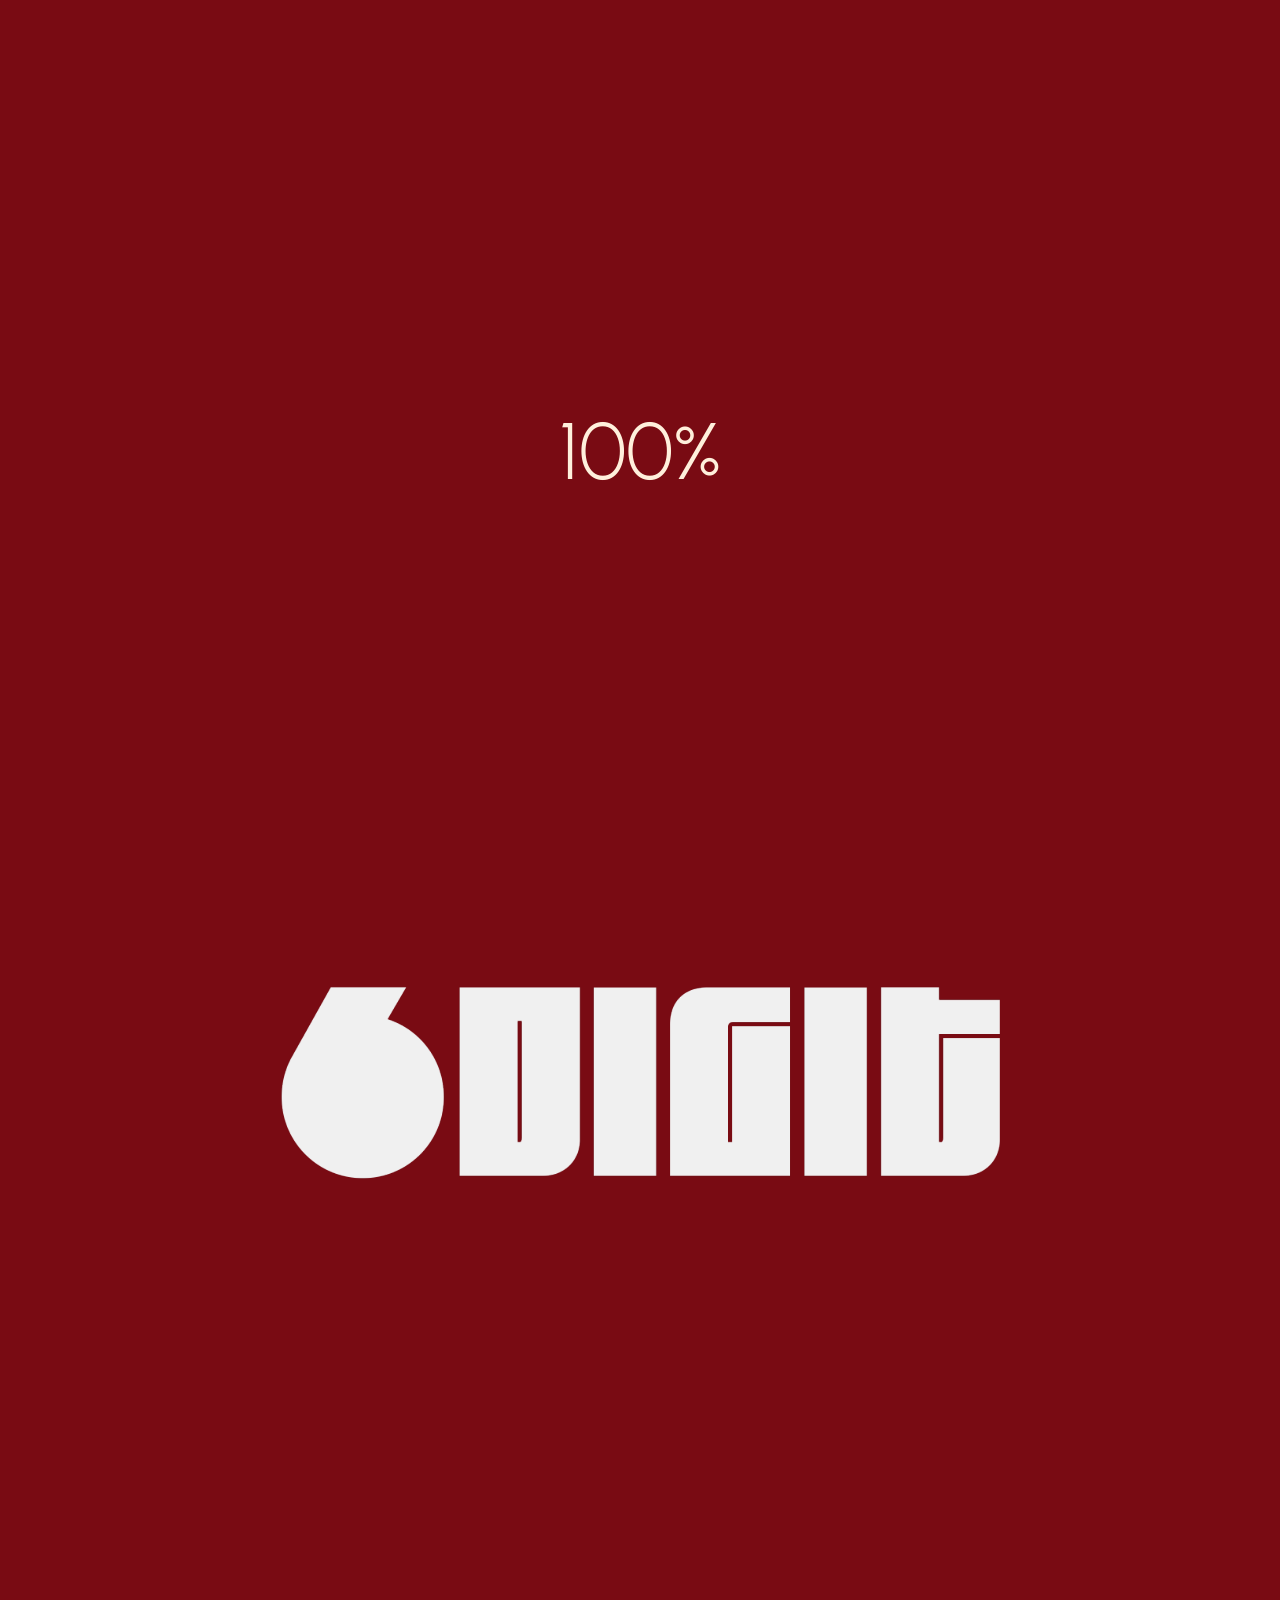
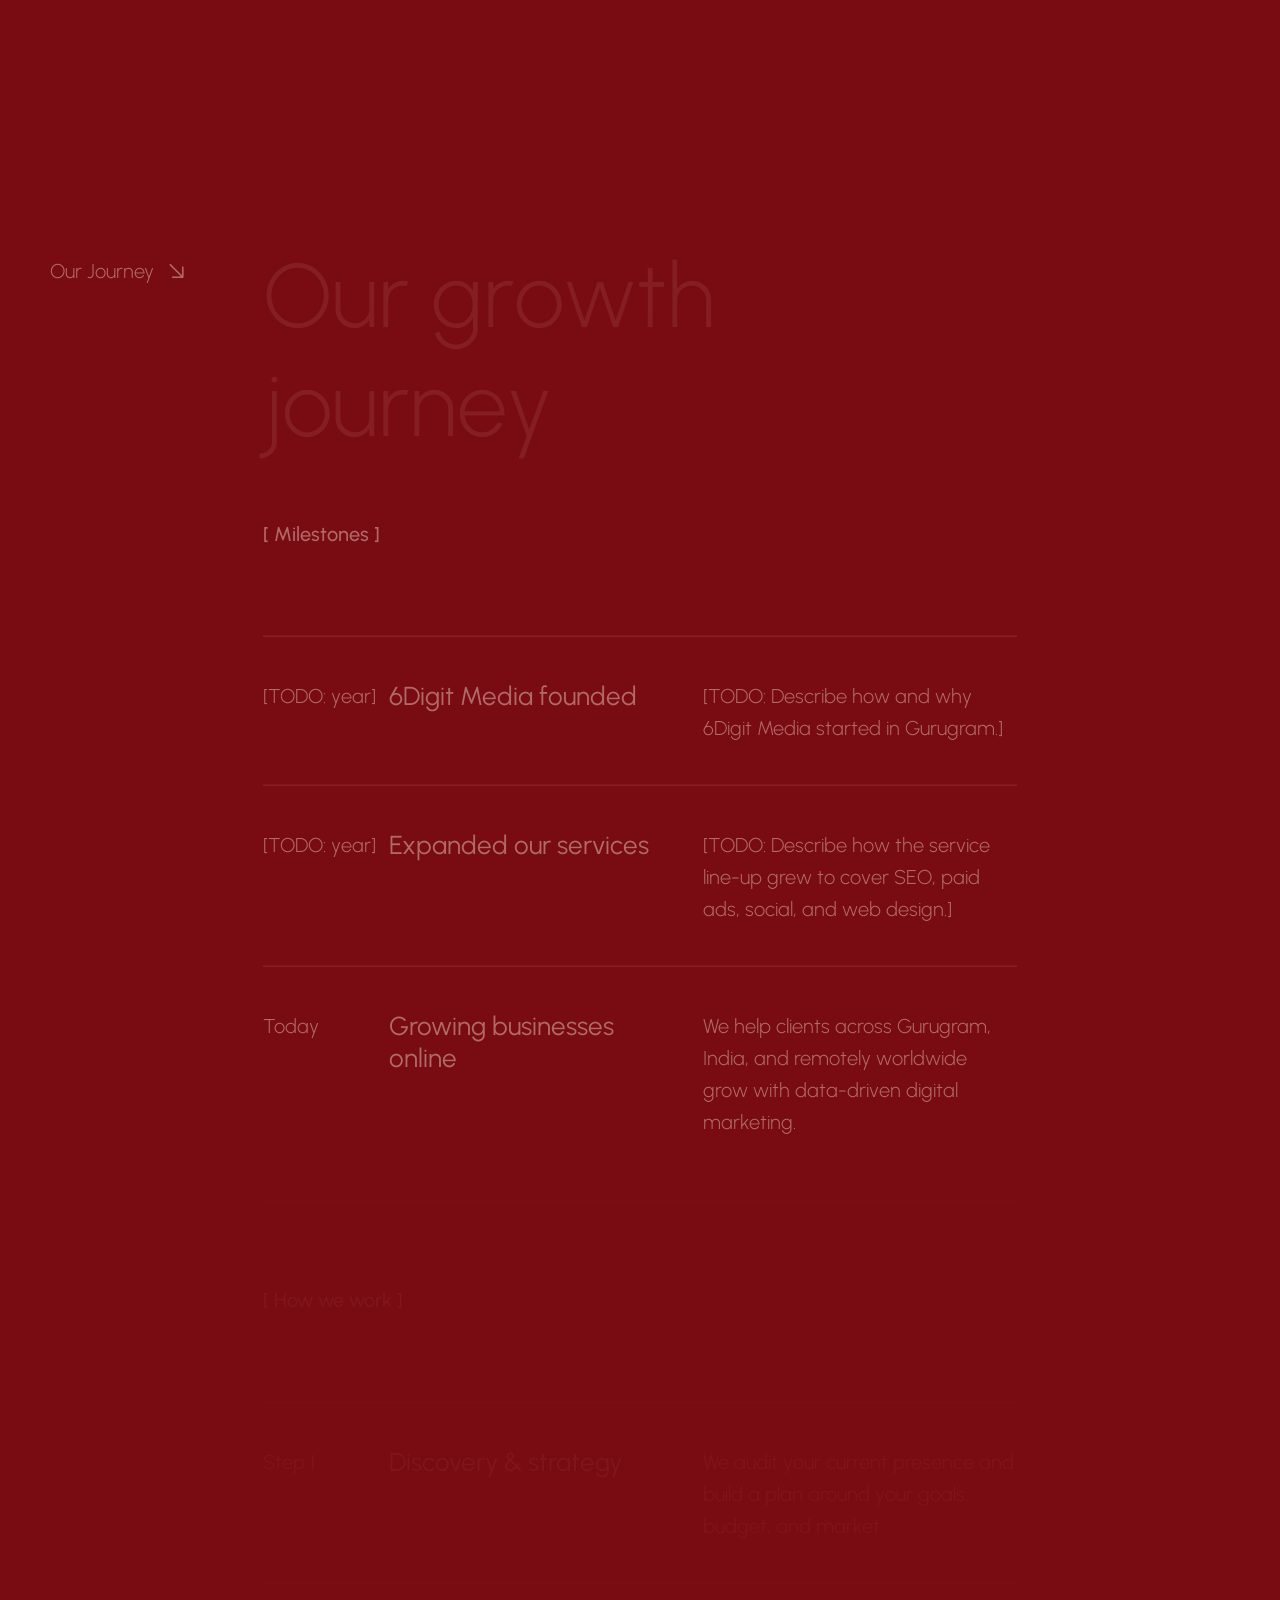
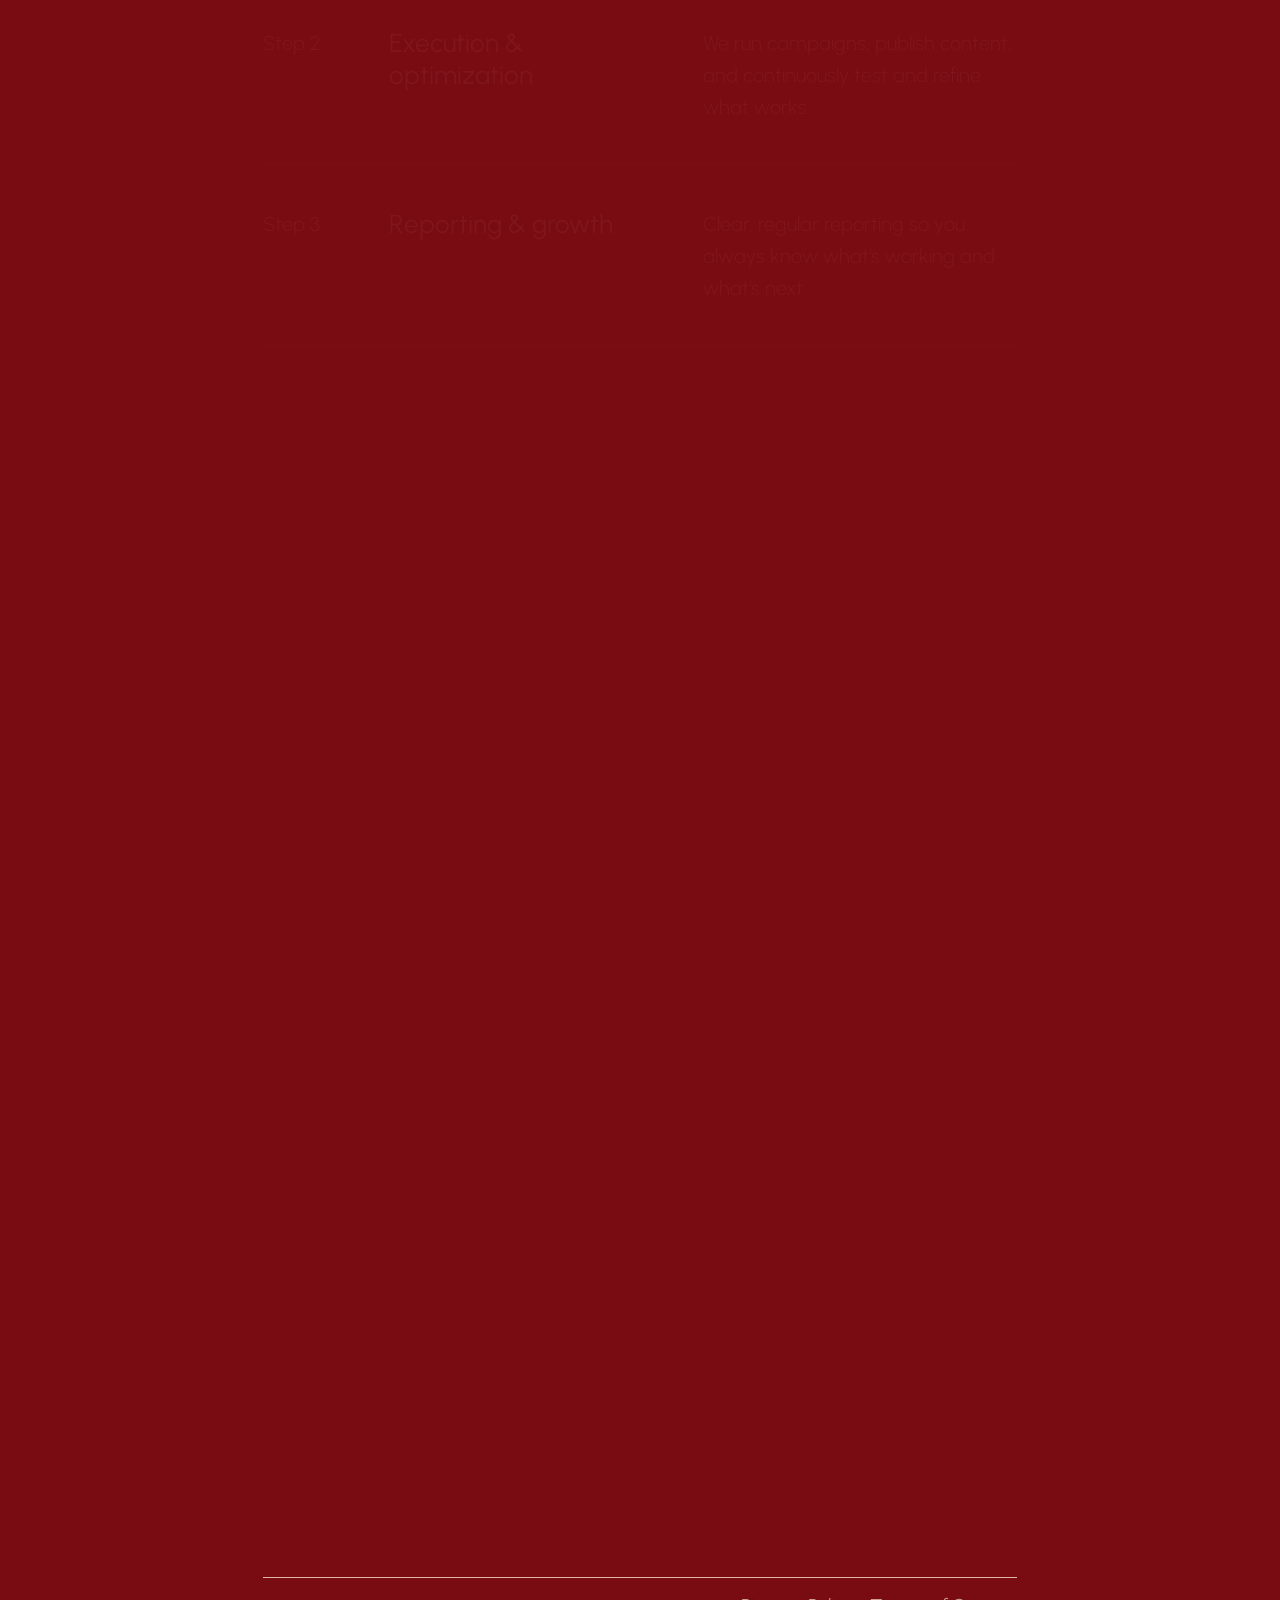
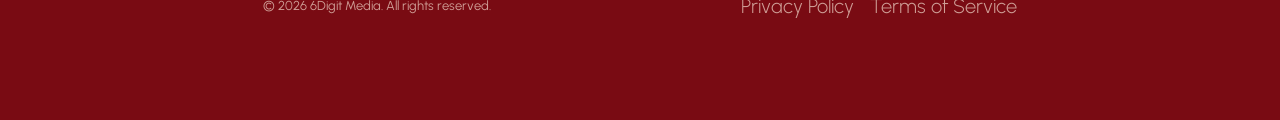
<file: about.html>
<!DOCTYPE html>
<html lang="en" dir="ltr">

  <head>
    <meta charset="UTF-8">

    <!-- Page Title -->
    <title>About 6Digit Media – Digital Marketing Agency in Gurugram, Haryana</title>

    <!-- Meta Tags -->
    <meta name="description" content="6Digit Media is a digital marketing agency based in Gurugram, Haryana, India. Learn our story, how we work, and the tools we use to grow client brands.">
    <meta name="author" content="6Digit Media">
    <link rel="canonical" href="https://6digitmedia.com/about.html">

    <!-- Viewport Meta-->
    <meta http-equiv="X-UA-Compatible" content="IE=edge">
    <meta name="viewport" content="width=device-width, initial-scale=1">

    <!-- Favicon & Icons Start -->
    <link rel="icon" href="img/favicon/favicon.ico" sizes="any">
    <link rel="apple-touch-icon" href="img/favicon/apple-touch-icon.png">
    <link rel="manifest" href="img/favicon/manifest.webmanifest">
    <!-- NOTE: favicon.ico / icon.svg / apple-touch-icon.png still contain the template's original artwork.
         Regenerate these from Logo.png (e.g. via realfavicongenerator.net) and replace the files in img/favicon/. -->
    <!-- Favicon & Icons End -->

    <!-- Open Graph / Facebook Metadata Start -->
    <meta property="og:type" content="website">
    <meta property="og:image:height" content="1080">
    <meta property="og:image:width" content="1920">
    <meta property="og:site_name" content="6Digit Media">
    <meta property="og:title" content="About 6Digit Media – Digital Marketing Agency in Gurugram, Haryana">
    <meta property="og:description" content="Our story, how we work, and the tools we use to grow client brands across Gurugram, India, and remotely worldwide.">
    <meta property="og:url" content="https://6digitmedia.com/about.html">
    <meta property="og:image" content="https://6digitmedia.com/Logo.png">
    <!-- Open Graph / Facebook Metadata End -->

    <!-- Twitter Card Metadata Start -->
    <meta name="twitter:card" content="summary_large_image">
    <meta name="twitter:title" content="About 6Digit Media – Digital Marketing Agency in Gurugram, Haryana">
    <meta name="twitter:description" content="Our story, how we work, and the tools we use to grow client brands across Gurugram, India, and remotely worldwide.">
    <meta name="twitter:image" content="https://6digitmedia.com/Logo.png">
    <!-- Twitter Card Metadata End -->

    <!-- Structured Data (SEO + AEO/GEO) Start -->
    <script type="application/ld+json">
    {
      "@context": "https://schema.org",
      "@type": "LocalBusiness",
      "@id": "https://6digitmedia.com/#organization",
      "telephone": "+91 87965 40189",
      "email": "hello@6digitmedia.com",
      "name": "6Digit Media",
      "url": "https://6digitmedia.com/",
      "logo": "https://6digitmedia.com/Logo.png",
      "image": "https://6digitmedia.com/Logo.png",
      "description": "6Digit Media is a digital marketing agency based in Gurugram, Haryana, India, offering SEO, paid ads (PPC), social media marketing, and web design & development.",
      "address": {
        "@type": "PostalAddress",
        "addressLocality": "Gurugram",
        "addressRegion": "Haryana",
        "addressCountry": "IN"
      },
      "areaServed": ["Gurugram", "Haryana", "India"]
    }
    </script>
    <script type="application/ld+json">
    {
      "@context": "https://schema.org",
      "@type": "BreadcrumbList",
      "itemListElement": [
        { "@type": "ListItem", "position": 1, "name": "Home", "item": "https://6digitmedia.com/" },
        { "@type": "ListItem", "position": 2, "name": "About", "item": "https://6digitmedia.com/about.html" }
      ]
    }
    </script>
    <!-- Structured Data (SEO + AEO/GEO) End -->

    <!-- Template Styles Start -->
    <link rel="stylesheet" type="text/css" href="css/loaders/loader.css">
    <link rel="stylesheet" type="text/css" href="css/plugins.css">
    <link rel="stylesheet" type="text/css" href="css/main.css">
    <link rel="stylesheet" type="text/css" href="css/folder-float.css">
    <!-- Template Styles End -->

    <!-- Custom Browser Color Start -->
    <meta name="theme-color" media="(prefers-color-scheme: light)" content="#FFF0DC">
    <meta name="theme-color" media="(prefers-color-scheme: dark)" content="#790B13">
    <meta name="msapplication-navbutton-color" content="#790B13">
    <meta name="apple-mobile-web-app-capable" content="yes">
    <meta name="apple-mobile-web-app-status-bar-style" content="black-translucent">
    <!-- Custom Browser Color End -->
  </head>

  <body>

    <!-- Loader Start -->
    <div id="loader" class="loader">
      <div class="loader__wrapper">
        <div class="loader__content">
          <div class="loader__count">
            <span class="count__text">0</span>
            <span class="count__percent">%</span>
          </div>
        </div>
      </div>
    </div>
    <!-- Loader End -->

    <!-- Header Start -->
    <header id="header" class="header d-flex justify-content-center loading__fade">
      <!-- Navigation Menu Start -->
      <div class="header__navigation d-flex justify-content-start">
        <nav id="menu" class="menu">
          <ul class="menu__list d-flex justify-content-start">
            <li class="menu__item">
              <a class="menu__link btn" href="index.html">
                <span class="menu__caption">Home</span>
                <i class="ph ph-house-simple"></i>
              </a>
            </li>
            <li class="menu__item">
              <a class="menu__link btn" href="projects.html">
                <span class="menu__caption">Projects</span>
                <i class="ph ph-squares-four"></i>
              </a>
            </li>
            <li class="menu__item">
              <a class="menu__link btn" href="about.html">
                <span class="menu__caption">About</span>
                <i class="ph ph-user"></i>
              </a>
            </li>
            <li class="menu__item">
              <a class="menu__link btn" href="index.html#services">
                <span class="menu__caption">Services</span>
                <i class="ph ph-sticker"></i>
              </a>
            </li>
            <li class="menu__item">
              <a class="menu__link btn" href="index.html#resume">
                <span class="menu__caption">Our Process</span>
                <i class="ph ph-article"></i>
              </a>
            </li>
            <li class="menu__item">
              <a class="menu__link btn" href="contact.html">
                <span class="menu__caption">Contact</span>
                <i class="ph ph-envelope"></i>
              </a>
            </li>
          </ul>
        </nav>
      </div>
      <!-- Navigation Menu End -->
    </header>
    <!-- Header End -->

    <!-- Fixed Logo Start -->
    <div class="logo loading__fade">
      <a href="index.html" class="logo__link">
        <img class="logo__img" src="Logo.png" alt="6Digit Media" width="1920" height="1080">
      </a>
    </div>
    <!-- Fixed Logo End -->

    <!-- Page Content Start -->
    <main id="page-content" class="page-content">

      <!-- Inner Section - About - Start -->
      <section id="about" class="inner inner-grid-bottom about">
        <div class="inner__wrapper">
          <div class="container-fluid p-0">
            <div class="row g-0">

              <!-- Inner Section Name Start -->
              <div class="col-12 col-xl-2">
                <div class="inner__name">

                  <!-- Content Block - Section Name Start -->
                  <div class="content__block name-block">
                    <span class="section-name icon-right animate-in-up">
                      <span class="section-name-caption">About us</span>
                      <i class="ph ph-arrow-down-right"></i>
                    </span>
                  </div>
                  <!-- Content Block - Section Name Start -->

                </div>
              </div>
              <!-- Inner Section Name End -->

              <!-- Inner Section Content Start -->
              <div class="col-12 col-xl-8">
                <div class="inner__content">

                  <!-- Content Block - H1 Page Title Start -->
                  <div class="content__block section-text-title loading-wrap">
                    <div class="block__descr">
                      <h1 class="reveal-type loading__item">About<br>6Digit Media</h1>
                    </div>
                  </div>
                  <!-- Content Block - H1 Page Title End -->

                  <!-- Content Block - About Me Data Start -->
                  <div class="content__block grid-block pre-grid-items">
                    <div class="container-fluid p-0">
                      <div class="row g-0 justify-content-between">

                        <div class="col-12 col-md-8 col-lg-7 col-xxl-8 grid-item about-descr pre-title">
                          <p class="about-descr__text type-basic-160lh animate-in-up">6Digit Media is a digital marketing agency based in Gurugram, Haryana, India.
                            We help businesses grow with SEO, paid ads (PPC), social media marketing, and web design & development — combining
                            data-driven strategy with hands-on execution for clients across India and remotely worldwide.
                          </p>
                          <div class="btn-group about-descr__btnholder animate-in-up">
                            <a class="btn btn-default hover-default" href="contact.html">
                              <em></em>
                              <span class="btn-caption">
                                Get in touch
                              </span>
                            </a>
                          </div>
                        </div>

                        <div class="col-12 col-md-4 col-xxl-3 grid-item about-info pre-title">
                          <div class="about-info__item animate-in-up">
                            <h6>6Digit Media</h6>
                          </div>
                          <div class="about-info__item animate-in-up">
                            <h6>
                              <a class="link-inline text-link" href="tel:+918796540189">+91 87965 40189</a>
                            </h6>
                          </div>
                          <div class="about-info__item animate-in-up">
                            <h6>
                              <a class="link-inline text-link" href="mailto:hello@6digitmedia.com?subject=Message%20from%20your%20site">hello@6digitmedia.com</a>
                            </h6>
                          </div>
                          <div class="about-info__item animate-in-up">
                            <h6>
                              <a class="link-inline text-link" href="https://www.google.com/maps/search/?api=1&query=Gurugram%2C+Haryana%2C+India" target="_blank" rel="noopener noreferrer">Gurugram, Haryana, India</a>
                            </h6>
                          </div>
                        </div>

                      </div>
                    </div>
                  </div>
                  <!-- Content Block - About Me Data End -->

                  <!-- Content Block - Image Divider Start -->
                  <div class="content__block grid-block pre-grid-items">
                    <div class="container-fluid p-0">
                      <div class="row g-0">
                        <div class="col-12 grid-item">
                          <!-- change the background image in the main.css file - .about-image-1 -->
                          <div class="divider divider-image about-image-1 animate-in-up"></div>
                        </div>
                      </div>
                    </div>
                  </div>
                  <!-- Content Block - Image Divider End -->

                  <!-- Content Block - Achievements Start -->
                  <div class="content__block grid-block">
                    <div class="achievements d-flex flex-column flex-md-row align-items-md-stretch">
                      <div class="achievements__item d-flex flex-column grid-item animate-card-3">
                        <div class="achievements__card">
                          <p class="achievements__number animate-in-up">[TODO]+</p>
                          <p class="achievements__descr animate-in-up">Happy clients</p>
                        </div>
                      </div>
                      <div class="achievements__item d-flex flex-column grid-item animate-card-3">
                        <div class="achievements__card">
                          <p class="achievements__number animate-in-up">[TODO]+</p>
                          <p class="achievements__descr animate-in-up">Years in business</p>
                        </div>
                      </div>
                      <div class="achievements__item d-flex flex-column grid-item animate-card-3">
                        <div class="achievements__card">
                          <p class="achievements__number animate-in-up">[TODO]+</p>
                          <p class="achievements__descr animate-in-up">Projects delivered</p>
                        </div>
                      </div>
                    </div>
                  </div>
                  <!-- Content Block - Achievements End -->

                </div>
              </div>
              <!-- Inner Section Content End -->

              <!-- Inner Section Aside Start -->
              <div class="col-12 col-xl-2"></div>
              <!-- Inner Section Aside End -->

            </div>
          </div>
        </div>
      </section>
      <!-- Inner Section - About - End -->

      <!-- Inner Section - Process - Start -->
      <section id="process" class="inner inner-type-bottom resume">
        <div class="inner__wrapper">
          <div class="container-fluid p-0">
            <div class="row g-0">

              <!-- Inner Section Name Start -->
              <div class="col-12 col-xl-2">
                <div class="inner__name">

                  <!-- Content Block - Section Name Start -->
                  <div class="content__block name-block">
                    <span class="section-name icon-right animate-in-up">
                      <span class="section-name-caption">Our Journey</span>
                      <i class="ph ph-arrow-down-right"></i>
                    </span>
                  </div>
                  <!-- Content Block - Section Name Start -->

                </div>
              </div>
              <!-- Inner Section Name End -->

              <!-- Inner Section Content Start -->
              <div class="col-12 col-xl-8">
                <div class="inner__content">

                  <!-- Content Block - H2 Section Title Start -->
                  <div class="content__block section-tagline-title">
                    <div class="block__descr">
                      <h2 class="reveal-type animate-in-up">Our growth<br>journey</h2>
                    </div>
                  </div>
                  <!-- Content Block - H2 Section Title End -->

                  <!-- Content Block - Milestones Start -->
                  <div class="content__block pre-text-items">

                    <!-- Section Subtitle Start -->
                    <div class="block__subtitle">
                      <p class="tagline-chapter animate-in-up">Milestones</p>
                    </div>
                    <!-- Section Subtitle End -->

                    <!-- Resume Lines V1 Start -->
                    <div class="container-fluid p-0 resume-lines">
                      <div class="resume-divider animate-in-up"></div>
                      <!-- resume single item -->
                      <div class="row g-0 resume-lines__item">
                        <div class="col-12 col-md-4 col-lg-2">
                          <p class="resume-lines__date type-basic-160lh animate-in-up">[TODO: year]</p>
                        </div>
                        <div class="col-12 col-md-4 col-lg-5">
                          <h4 class="resume-lines__title animate-in-up">6Digit Media founded</h4>
                        </div>
                        <div class="col-12 col-md-4 col-lg-5">
                          <p class="resume-lines__descr type-basic-160lh animate-in-up">[TODO: Describe how and why 6Digit Media started in Gurugram.]</p>
                        </div>
                      </div>
                      <div class="resume-divider animate-in-up"></div>
                      <!-- resume single item -->
                      <div class="row g-0 resume-lines__item">
                        <div class="col-12 col-md-4 col-lg-2">
                          <p class="resume-lines__date type-basic-160lh animate-in-up">[TODO: year]</p>
                        </div>
                        <div class="col-12 col-md-4 col-lg-5">
                          <h4 class="resume-lines__title animate-in-up">Expanded our services</h4>
                        </div>
                        <div class="col-12 col-md-4 col-lg-5">
                          <p class="resume-lines__descr type-basic-160lh animate-in-up">[TODO: Describe how the service line-up grew to cover SEO, paid ads, social, and web design.]</p>
                        </div>
                      </div>
                      <div class="resume-divider animate-in-up"></div>
                      <!-- resume single item -->
                      <div class="row g-0 resume-lines__item">
                        <div class="col-12 col-md-4 col-lg-2">
                          <p class="resume-lines__date type-basic-160lh animate-in-up">Today</p>
                        </div>
                        <div class="col-12 col-md-4 col-lg-5">
                          <h4 class="resume-lines__title animate-in-up">Growing businesses online</h4>
                        </div>
                        <div class="col-12 col-md-4 col-lg-5">
                          <p class="resume-lines__descr type-basic-160lh animate-in-up">We help clients across Gurugram, India, and remotely worldwide grow with data-driven digital marketing.</p>
                        </div>
                      </div>
                      <div class="resume-divider animate-in-up"></div>
                    </div>
                    <!-- Resume Lines V1 End -->

                  </div>
                  <!-- Content Block - Milestones End -->

                  <!-- Content Block - How We Work Start -->
                  <div class="content__block pre-text-items">

                    <!-- Section Subtitle Start -->
                    <div class="block__subtitle">
                      <p class="tagline-chapter animate-in-up">How we work</p>
                    </div>
                    <!-- Section Subtitle End -->

                    <!-- Resume Lines V1 Start -->
                    <div class="container-fluid p-0 resume-lines">
                      <div class="resume-divider animate-in-up"></div>
                      <!-- resume single item -->
                      <div class="row g-0 resume-lines__item">
                        <div class="col-12 col-md-4 col-lg-2">
                          <p class="resume-lines__date type-basic-160lh animate-in-up">Step 1</p>
                        </div>
                        <div class="col-12 col-md-4 col-lg-5">
                          <h4 class="resume-lines__title animate-in-up">Discovery &amp; strategy</h4>
                        </div>
                        <div class="col-12 col-md-4 col-lg-5">
                          <p class="resume-lines__descr type-basic-160lh animate-in-up">We audit your current presence and build a plan around your goals, budget, and market.</p>
                        </div>
                      </div>
                      <div class="resume-divider animate-in-up"></div>
                      <!-- resume single item -->
                      <div class="row g-0 resume-lines__item">
                        <div class="col-12 col-md-4 col-lg-2">
                          <p class="resume-lines__date type-basic-160lh animate-in-up">Step 2</p>
                        </div>
                        <div class="col-12 col-md-4 col-lg-5">
                          <h4 class="resume-lines__title animate-in-up">Execution &amp; optimization</h4>
                        </div>
                        <div class="col-12 col-md-4 col-lg-5">
                          <p class="resume-lines__descr type-basic-160lh animate-in-up">We run campaigns, publish content, and continuously test and refine what works.</p>
                        </div>
                      </div>
                      <div class="resume-divider animate-in-up"></div>
                      <!-- resume single item -->
                      <div class="row g-0 resume-lines__item">
                        <div class="col-12 col-md-4 col-lg-2">
                          <p class="resume-lines__date type-basic-160lh animate-in-up">Step 3</p>
                        </div>
                        <div class="col-12 col-md-4 col-lg-5">
                          <h4 class="resume-lines__title animate-in-up">Reporting &amp; growth</h4>
                        </div>
                        <div class="col-12 col-md-4 col-lg-5">
                          <p class="resume-lines__descr type-basic-160lh animate-in-up">Clear, regular reporting so you always know what's working and what's next.</p>
                        </div>
                      </div>
                      <div class="resume-divider animate-in-up"></div>
                    </div>
                    <!-- Resume Lines V1 End -->

                  </div>
                  <!-- Content Block - How We Work End -->

                  <!-- Content Block - Tools Cards Start -->
                  <div class="content__block grid-block pre-text-items">

                    <!-- Section Subtitle Start -->
                    <div class="block__subtitle grid-block-subtitle">
                      <p class="tagline-chapter animate-in-up">Tools &amp; platforms we use</p>
                    </div>
                    <!-- Section Subtitle End -->

                    <!-- Interactive tools folder (hover/tap to float out the stack) -->
                    <div class="tools-folder-wrap animate-in-up">
                      <div class="folder-float" data-folder-float="tools" tabindex="0"></div>
                    </div>

                  </div>
                  <!-- Content Block - Tools Cards End -->

                </div>
              </div>
              <!-- Inner Section Content End -->

              <!-- Inner Section Aside Start -->
              <div class="col-12 col-xl-2"></div>
              <!-- Inner Section Aside End -->

            </div>
          </div>
        </div>
      </section>
      <!-- Inner Section - Process - End -->

      <!-- Inner Section - Footer - Start -->
      <section class="inner no-padding-top">
        <div class="inner__wrapper">
          <div class="container-fluid p-0">
            <div class="row g-0">

              <div class="col-12 col-xl-2"></div>

              <div class="col-12 col-xl-8">
                <div class="inner__content">

                  <!-- Footer Start -->
                  <footer class="footer">
                    <div class="container-fluid p-0">
                      <div class="row g-0">
                        <div class="col-12">

                            <!-- Content Block - Footer Email Link Start -->
                            <div class="content__block pre-grid-items">
                              <!-- footer email link -->
                              <div class="footer__link d-flex flex-column flex-md-row justify-content-md-between align-items-md-center">
                                <div class="footer__text reveal-type animate-in-up">Got a project?<br>Let's talk!</div>
                                <div class="footer__btn animate-in-up">
                                  <a href="mailto:hello@6digitmedia.com?subject=Message%20from%20your%20site" class="btn btn-circle-icon hover-circle">
                                    <em></em>
                                    <i class="ph-light ph-arrow-right"></i>
                                  </a>
                                </div>
                              </div>
                              <!-- footer divider line -->
                              <div class="footer__divider animate-in-up"></div>
                            </div>
                            <!-- Content Block - Footer Email Link End -->

                            <!-- Content Block - Contact Data Start -->
                            <div class="content__block grid-block">
                              <div class="container-fluid p-0 contact-data">
                                <div class="row g-0">
                                  <div class="col-12 col-lg-3 contact-data__item grid-item">
                                    <a href="index.html" class="footer-logo logo-text animate-in-up">
                                      <!-- logo text -->
                                      <span>6Digit Media</span>
                                    </a>
                                  </div>
                                  <div class="col-12 col-md-4 col-lg-3 contact-data__item grid-item">
                                    <p class="contact-data__title tagline-chapter animate-in-up">Location</p>
                                    <p class="contact-data__text small type-basic-160lh">
                                      <a class="link-small-160lh animate-in-up" href="https://www.google.com/maps/search/?api=1&query=Gurugram%2C+Haryana%2C+India" target="_blank" rel="noopener noreferrer">Gurugram, Haryana<br>India</a>
                                    </p>
                                  </div>
                                  <div class="col-12 col-md-4 col-lg-3 contact-data__item grid-item">
                                    <p class="contact-data__title tagline-chapter animate-in-up">Phone</p>
                                    <p class="contact-data__text small type-basic-160lh">
                                      <a class="link-small-160lh animate-in-up" href="tel:+918796540189">+91 87965 40189</a>
                                    </p>
                                  </div>
                                  <div class="col-12 col-md-4 col-lg-3 contact-data__item grid-item">
                                    <p class="contact-data__title tagline-chapter animate-in-up">Email</p>
                                    <p class="contact-data__text small type-basic-160lh">
                                      <a class="link-small-160lh animate-in-up" href="mailto:hello@6digitmedia.com?subject=Message%20from%20your%20site">hello@6digitmedia.com</a>
                                    </p>
                                  </div>
                                </div>
                              </div>
                            </div>
                            <!-- Content Block - Contact Data End -->

                        </div>
                      </div>
                    </div>
                  </footer>
                  <!-- Footer End -->

                </div>
              </div>

              <div class="col-12 col-xl-2"></div>

            </div>
          </div>
        </div>
      </section>
      <!-- Inner Section - Footer - End -->

    </main>
    <!-- Page Content End -->

    <!-- Bottom Background Images Start -->
    <div class="bottom__background bottom-bg-02">
      <div class="bottom-bg-02__02 animate-card-2">
        <img src="img/placeholders/photo-placeholder.svg" alt="" loading="lazy">
      </div>
      <div class="bottom-bg-02__01 animate-card-2">
        <img src="img/placeholders/photo-placeholder.svg" alt="" loading="lazy">
      </div>
    </div>
    <!-- Bottom Background Images End -->

    <!-- Mobile Menu Bottom Placeholder Start -->
    <div class="header-offset"></div>
    <!-- Mobile Menu Bottom Placeholder End -->

    <!-- To Top Button Start -->
    <a href="#0" id="to-top" class="btn btn-to-top slide-up">
      <i class="ph ph-arrow-up"></i>
    </a>
    <!-- To Top Button End -->

    <!-- Root element of PhotoSwipe. Must have class pswp. -->
    <div class="pswp" tabindex="-1" role="dialog" aria-hidden="true">

      <!-- Background of PhotoSwipe.
      It's a separate element, as animating opacity is faster than rgba(). -->
      <div class="pswp__bg"></div>

      <!-- Slides wrapper with overflow:hidden. -->
      <div class="pswp__scroll-wrap">

        <!-- Container that holds slides. PhotoSwipe keeps only 3 slides in DOM to save memory. -->
        <!-- don't modify these 3 pswp__item elements, data is added later on. -->
        <div class="pswp__container">
          <div class="pswp__item"></div>
          <div class="pswp__item"></div>
          <div class="pswp__item"></div>
        </div>

        <!-- Default (PhotoSwipeUI_Default) interface on top of sliding area. Can be changed. -->
        <div class="pswp__ui pswp__ui--hidden">

          <div class="pswp__top-bar">

            <!--  Controls are self-explanatory. Order can be changed. -->

            <div class="pswp__counter"></div>

            <button class="pswp__button pswp__button--close link-s" title="Close (Esc)"></button>

            <button class="pswp__button pswp__button--share link-s" title="Share"></button>

            <button class="pswp__button pswp__button--fs link-s" title="Toggle fullscreen"></button>

            <button class="pswp__button pswp__button--zoom link-s" title="Zoom in/out"></button>

            <!-- Preloader demo http://codepen.io/dimsemenov/pen/yyBWoR -->
            <!-- element will get class pswp__preloader-active when preloader is running -->
            <div class="pswp__preloader">
              <div class="pswp__preloader__icn">
                <div class="pswp__preloader__cut">
                  <div class="pswp__preloader__donut"></div>
                </div>
              </div>
            </div>
          </div>

            <div class="pswp__share-modal pswp__share-modal--hidden pswp__single-tap">
              <div class="pswp__share-tooltip"></div>
            </div>

            <button class="pswp__button pswp__button--arrow--left link-s" title="Previous (arrow left)"></button>

            <button class="pswp__button pswp__button--arrow--right link-s" title="Next (arrow right)"></button>

            <div class="pswp__caption">
              <div class="pswp__caption__center"></div>
            </div>

        </div>

      </div>

    </div>

    <!-- Load Scripts Start -->
    <script src="js/libs.min.js"></script>
    <script src="js/gallery-init.js"></script>
    <script src="js/app.js"></script>
    <script src="js/variable-proximity.js"></script>
    <script src="js/folder-float.js"></script>
    <script src="js/folder-float-tools.js"></script>
    <!-- Load Scripts End -->

  </body>

</html>
</file>
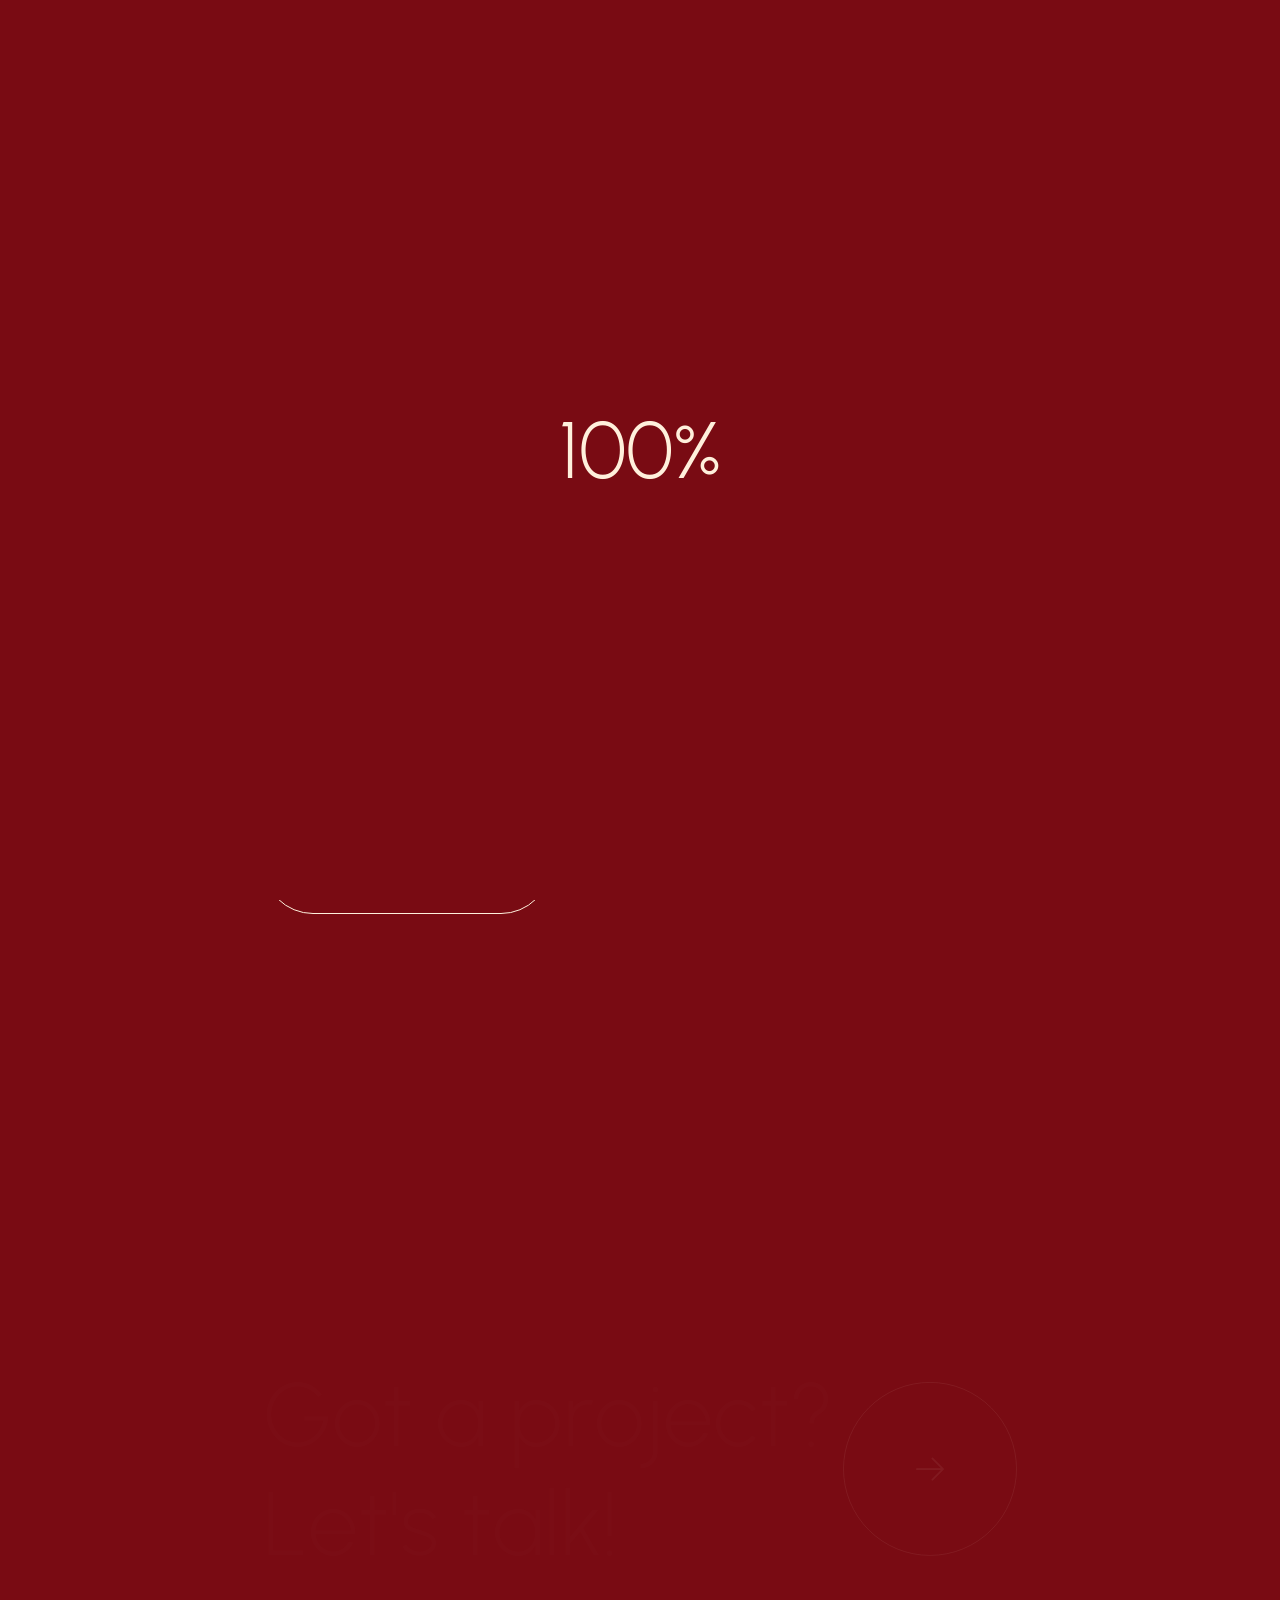
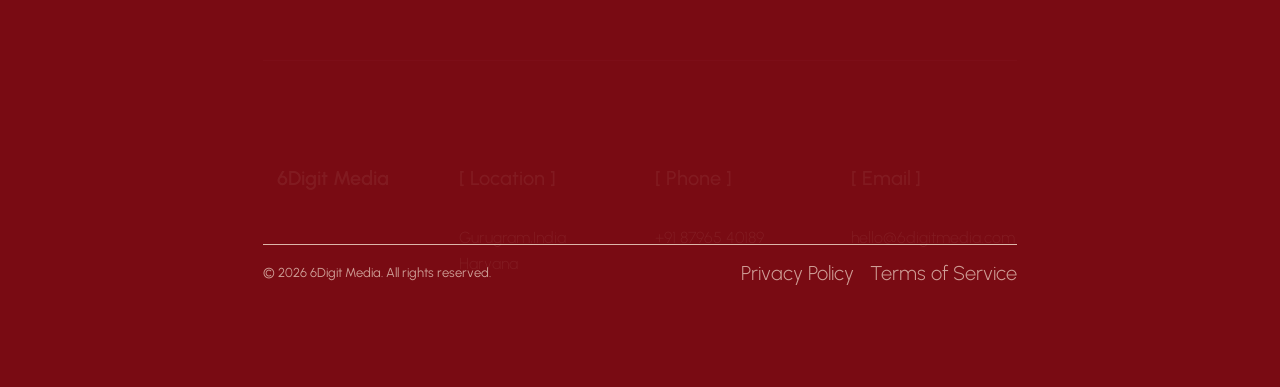
<file: contact.html>
<!DOCTYPE html>
<html lang="en" dir="ltr">

  <head>
    <meta charset="UTF-8">

    <!-- Page Title -->
    <title>Contact 6Digit Media – Digital Marketing Agency in Gurugram, Haryana</title>

    <!-- Meta Tags -->
    <meta name="description" content="Get in touch with 6Digit Media, a digital marketing agency in Gurugram, Haryana. Tell us about your project and goals — we'll get back to you as soon as possible.">
    <meta name="author" content="6Digit Media">
    <link rel="canonical" href="https://6digitmedia.com/contact.html">

    <!-- Viewport Meta-->
    <meta http-equiv="X-UA-Compatible" content="IE=edge">
    <meta name="viewport" content="width=device-width, initial-scale=1">

    <!-- Favicon & Icons Start -->
    <link rel="icon" href="img/favicon/favicon.ico" sizes="any">
    <link rel="apple-touch-icon" href="img/favicon/apple-touch-icon.png">
    <link rel="manifest" href="img/favicon/manifest.webmanifest">
    <!-- NOTE: favicon.ico / icon.svg / apple-touch-icon.png still contain the template's original artwork.
         Regenerate these from Logo.png (e.g. via realfavicongenerator.net) and replace the files in img/favicon/. -->
    <!-- Favicon & Icons End -->

    <!-- Open Graph / Facebook Metadata Start -->
    <meta property="og:type" content="website">
    <meta property="og:image:height" content="1080">
    <meta property="og:image:width" content="1920">
    <meta property="og:site_name" content="6Digit Media">
    <meta property="og:title" content="Contact 6Digit Media – Digital Marketing Agency in Gurugram, Haryana">
    <meta property="og:description" content="Tell us about your project and goals — we'll get back to you as soon as possible.">
    <meta property="og:url" content="https://6digitmedia.com/contact.html">
    <meta property="og:image" content="https://6digitmedia.com/Logo.png">
    <!-- Open Graph / Facebook Metadata End -->

    <!-- Twitter Card Metadata Start -->
    <meta name="twitter:card" content="summary_large_image">
    <meta name="twitter:title" content="Contact 6Digit Media – Digital Marketing Agency in Gurugram, Haryana">
    <meta name="twitter:description" content="Tell us about your project and goals — we'll get back to you as soon as possible.">
    <meta name="twitter:image" content="https://6digitmedia.com/Logo.png">
    <!-- Twitter Card Metadata End -->

    <!-- Structured Data (SEO + AEO/GEO) Start -->
    <script type="application/ld+json">
    {
      "@context": "https://schema.org",
      "@type": "LocalBusiness",
      "@id": "https://6digitmedia.com/#organization",
      "telephone": "+91 87965 40189",
      "email": "hello@6digitmedia.com",
      "name": "6Digit Media",
      "url": "https://6digitmedia.com/",
      "logo": "https://6digitmedia.com/Logo.png",
      "image": "https://6digitmedia.com/Logo.png",
      "description": "6Digit Media is a digital marketing agency based in Gurugram, Haryana, India, offering SEO, paid ads (PPC), social media marketing, and web design & development.",
      "address": {
        "@type": "PostalAddress",
        "addressLocality": "Gurugram",
        "addressRegion": "Haryana",
        "addressCountry": "IN"
      },
      "areaServed": ["Gurugram", "Haryana", "India"]
    }
    </script>
    <script type="application/ld+json">
    {
      "@context": "https://schema.org",
      "@type": "BreadcrumbList",
      "itemListElement": [
        { "@type": "ListItem", "position": 1, "name": "Home", "item": "https://6digitmedia.com/" },
        { "@type": "ListItem", "position": 2, "name": "Contact", "item": "https://6digitmedia.com/contact.html" }
      ]
    }
    </script>
    <!-- Structured Data (SEO + AEO/GEO) End -->

    <!-- Template Styles Start -->
    <link rel="stylesheet" type="text/css" href="css/loaders/loader.css">
    <link rel="stylesheet" type="text/css" href="css/plugins.css">
    <link rel="stylesheet" type="text/css" href="css/main.css">
    <!-- Template Styles End -->

    <!-- Custom Browser Color Start -->
    <meta name="theme-color" media="(prefers-color-scheme: light)" content="#FFF0DC">
    <meta name="theme-color" media="(prefers-color-scheme: dark)" content="#790B13">
    <meta name="msapplication-navbutton-color" content="#790B13">
    <meta name="apple-mobile-web-app-capable" content="yes">
    <meta name="apple-mobile-web-app-status-bar-style" content="black-translucent">
    <!-- Custom Browser Color End -->
  </head>

  <body>

    <!-- Loader Start -->
    <div id="loader" class="loader">
      <div class="loader__wrapper">
        <div class="loader__content">
          <div class="loader__count">
            <span class="count__text">0</span>
            <span class="count__percent">%</span>
          </div>
        </div>
      </div>
    </div>
    <!-- Loader End -->

    <!-- Header Start -->
    <header id="header" class="header d-flex justify-content-center loading__fade">
      <!-- Navigation Menu Start -->
      <div class="header__navigation d-flex justify-content-start">
        <nav id="menu" class="menu">
          <ul class="menu__list d-flex justify-content-start">
            <li class="menu__item">
              <a class="menu__link btn" href="index.html">
                <span class="menu__caption">Home</span>
                <i class="ph ph-house-simple"></i>
              </a>
            </li>
            <li class="menu__item">
              <a class="menu__link btn" href="projects.html">
                <span class="menu__caption">Projects</span>
                <i class="ph ph-squares-four"></i>
              </a>
            </li>
            <li class="menu__item">
              <a class="menu__link btn" href="about.html">
                <span class="menu__caption">About</span>
                <i class="ph ph-user"></i>
              </a>
            </li>
            <li class="menu__item">
              <a class="menu__link btn" href="index.html#services">
                <span class="menu__caption">Services</span>
                <i class="ph ph-sticker"></i>
              </a>
            </li>
            <li class="menu__item">
              <a class="menu__link btn" href="index.html#resume">
                <span class="menu__caption">Our Process</span>
                <i class="ph ph-article"></i>
              </a>
            </li>
            <li class="menu__item">
              <a class="menu__link btn" href="contact.html">
                <span class="menu__caption">Contact</span>
                <i class="ph ph-envelope"></i>
              </a>
            </li>
          </ul>
        </nav>
      </div>
      <!-- Navigation Menu End -->
    </header>
    <!-- Header End -->

    <!-- Fixed Logo Start -->
    <div class="logo loading__fade">
      <a href="index.html" class="logo__link">
        <img class="logo__img" src="Logo.png" alt="6Digit Media" width="1920" height="1080">
      </a>
    </div>
    <!-- Fixed Logo End -->

    <!-- Page Content Start -->
    <main id="page-content" class="page-content">

      <!-- Inner Section - Contact - Start -->
      <section id="contact" class="inner contact inner-grid-bottom no-padding-bottom">
        <div class="inner__wrapper">
          <div class="container-fluid p-0">
            <div class="row g-0">

              <!-- Inner Section Name Start -->
              <div class="col-12 col-xl-2">
                <div class="inner__name">

                  <!-- Content Block - Section Name Start -->
                  <div class="content__block name-block">
                    <span class="section-name icon-right animate-in-up">
                      <span class="section-name-caption">Contact</span>
                      <i class="ph ph-arrow-down-right"></i>
                    </span>
                  </div>
                  <!-- Content Block - Section Name Start -->

                </div>
              </div>
              <!-- Inner Section Name End -->

              <!-- Inner Section Content Start -->
              <div class="col-12 col-xl-8">
                <div class="inner__content">

                  <!-- Content Block - H1 Page Title Start -->
                  <div class="content__block section-form-title loading-wrap">
                    <div class="block__descr">
                      <h1 class="reveal-type loading__item">Let's grow your brand</h1>
                      <p class="h2__text type-basic-160lh loading__item">Tell us about your business and goals, or just say hello —
                        we'll get back to you as soon as possible.</p>
                    </div>
                  </div>
                  <!-- Content Block - H1 Page Title End -->

                  <!-- Content Block - Contact Form Start -->
                  <div class="content__block grid-block pre-grid-items">
                    <div class="form-container">

                      <!-- Reply Messages Start -->
                      <div class="form__reply form__reply--error centered text-center" role="status" aria-live="polite">
                        <i class="ph-thin ph-warning-circle reply__icon"></i>
                        <p class="reply__title">Something went wrong</p>
                        <span class="reply__text">Your message wasn't sent. Please try again, or email us directly at hello@6digitmedia.com.</span>
                      </div>
                      <!-- Reply Messages End -->

                      <!-- Contact Form Start -->
                      <form class="form contact-form" id="contact-form" action="mail.php" method="post">
                        <!-- Hidden Required Fields -->
                        <!-- NOTE: admin_email below is NOT trusted by mail.php anymore (see mail.php) —
                             it's only kept here so the form still renders; the real recipient is set server-side. -->
                        <input type="hidden" name="project_name" value="6Digit Media Website">
                        <input type="hidden" name="admin_email" value="hello@6digitmedia.com">
                        <input type="hidden" name="form_subject" value="New enquiry from 6digitmedia.com">
                        <!-- END Hidden Required Fields-->
                        <div class="container-fluid p-0">
                          <div class="row gx-0">
                            <div class="col-12 col-md-6 form__item animate-in-up">
                              <input type="text" name="Name" placeholder="Your name*" required>
                            </div>
                            <div class="col-12 col-md-6 form__item animate-in-up">
                              <input type="text" name="Company" placeholder="Company name">
                            </div>
                            <div class="col-12 col-md-6 form__item animate-in-up">
                              <input type="email" name="E-mail" placeholder="Email*" required>
                            </div>
                            <div class="col-12 col-md-6 form__item animate-in-up">
                              <input type="tel" name="Phone" placeholder="Phone">
                            </div>
                            <div class="col-12 form__item animate-in-up">
                              <textarea name="Message" placeholder="A few words about your project*" required></textarea>
                            </div>
                            <!-- Honeypot field for spam bots — stays empty for real visitors, checked in mail.php -->
                            <div style="position: absolute; left: -9999px; opacity: 0;" aria-hidden="true">
                              <label for="website">Leave this field empty</label>
                              <input type="text" id="website" name="website" tabindex="-1" autocomplete="off">
                            </div>
                            <div class="col-12 form__item animate-in-up">
                              <button class="btn btn-default hover-default" type="submit">
                                <em></em>
                                <span class="btn-caption">Submit request</span>
                              </button>
                            </div>
                          </div>
                        </div>
                      </form>
                      <!-- Contact Form End -->

                    </div>
                  </div>
                  <!-- Content Block - Contact Form End -->

                  <!-- Content Block - Socials Cards Start -->
                  <div class="content__block grid-block">
                    <ul class="socials-cards d-flex justify-content-start flex-wrap">
                      <!-- socials cards single item -->
                      <li class="socials-cards__item grid-item d-flex animate-card-5">
                        <a class="socials-cards__link d-flex align-items-center justify-content-center" href="https://www.linkedin.com/company/6digit-media/" target="_blank" rel="noopener noreferrer" aria-label="6Digit Media on LinkedIn">
                          <em></em>
                          <i class="ph ph-linkedin-logo"></i>
                        </a>
                      </li>
                      <!-- socials cards single item -->
                      <li class="socials-cards__item grid-item d-flex animate-card-5">
                        <a class="socials-cards__link d-flex align-items-center justify-content-center" href="https://www.instagram.com/6digitmedia/" target="_blank" rel="noopener noreferrer" aria-label="6Digit Media on Instagram">
                          <em></em>
                          <i class="ph ph-instagram-logo"></i>
                        </a>
                      </li>
                      <!-- socials cards single item -->
                      <li class="socials-cards__item grid-item d-flex animate-card-5">
                        <a class="socials-cards__link d-flex align-items-center justify-content-center" href="https://www.facebook.com/profile.php?id=61572355565522" target="_blank" rel="noopener noreferrer" aria-label="6Digit Media on Facebook">
                          <em></em>
                          <i class="ph ph-facebook-logo"></i>
                        </a>
                      </li>
                    </ul>
                  </div>
                  <!-- Content Block - Socials Cards End -->

                  <!-- Footer Start -->
                  <footer class="footer">
                    <div class="container-fluid p-0">
                      <div class="row g-0">
                        <div class="col-12">

                            <!-- Content Block - Footer Email Link Start -->
                            <div class="content__block pre-grid-items">
                              <!-- footer email link -->
                              <div class="footer__link d-flex flex-column flex-md-row justify-content-md-between align-items-md-center">
                                <div class="footer__text reveal-type animate-in-up">Got a project?<br>Let's talk!</div>
                                <div class="footer__btn animate-in-up">
                                  <a href="mailto:hello@6digitmedia.com?subject=Message%20from%20your%20site" class="btn btn-circle-icon hover-circle">
                                    <em></em>
                                    <i class="ph-light ph-arrow-right"></i>
                                  </a>
                                </div>
                              </div>
                              <!-- footer divider line -->
                              <div class="footer__divider animate-in-up"></div>
                            </div>
                            <!-- Content Block - Footer Email Link End -->

                            <!-- Content Block - Contact Data Start -->
                            <div class="content__block grid-block">
                              <div class="container-fluid p-0 contact-data">
                                <div class="row g-0">
                                  <div class="col-12 col-lg-3 contact-data__item grid-item">
                                    <a href="index.html" class="footer-logo logo-text animate-in-up">
                                      <!-- logo text -->
                                      <span>6Digit Media</span>
                                    </a>
                                  </div>
                                  <div class="col-12 col-md-4 col-lg-3 contact-data__item grid-item">
                                    <p class="contact-data__title tagline-chapter animate-in-up">Location</p>
                                    <p class="contact-data__text small type-basic-160lh">
                                      <a class="link-small-160lh animate-in-up" href="https://www.google.com/maps/search/?api=1&query=Gurugram%2C+Haryana%2C+India" target="_blank" rel="noopener noreferrer">Gurugram, Haryana<br>India</a>
                                    </p>
                                  </div>
                                  <div class="col-12 col-md-4 col-lg-3 contact-data__item grid-item">
                                    <p class="contact-data__title tagline-chapter animate-in-up">Phone</p>
                                    <p class="contact-data__text small type-basic-160lh">
                                      <a class="link-small-160lh animate-in-up" href="tel:+918796540189">+91 87965 40189</a>
                                    </p>
                                  </div>
                                  <div class="col-12 col-md-4 col-lg-3 contact-data__item grid-item">
                                    <p class="contact-data__title tagline-chapter animate-in-up">Email</p>
                                    <p class="contact-data__text small type-basic-160lh">
                                      <a class="link-small-160lh animate-in-up" href="mailto:hello@6digitmedia.com?subject=Message%20from%20your%20site">hello@6digitmedia.com</a>
                                    </p>
                                  </div>
                                </div>
                              </div>
                            </div>
                            <!-- Content Block - Contact Data End -->

                        </div>
                      </div>
                    </div>
                  </footer>
                  <!-- Footer End -->

                </div>
              </div>
              <!-- Inner Section Content End -->

              <!-- Inner Section Aside Start -->
              <div class="col-12 col-xl-2"></div>
              <!-- Inner Section Aside End -->

            </div>
          </div>
        </div>
      </section>
      <!-- Inner Section - Contact - End -->

    </main>
    <!-- Page Content End -->

    <!-- Bottom Background Images Start -->
    <div class="bottom__background bottom-bg-02">
      <div class="bottom-bg-02__02 animate-card-2">
        <img src="img/placeholders/photo-placeholder.svg" alt="" loading="lazy">
      </div>
      <div class="bottom-bg-02__01 animate-card-2">
        <img src="img/placeholders/photo-placeholder.svg" alt="" loading="lazy">
      </div>
    </div>
    <!-- Bottom Background Images End -->

    <!-- Mobile Menu Bottom Placeholder Start -->
    <div class="header-offset"></div>
    <!-- Mobile Menu Bottom Placeholder End -->

    <!-- To Top Button Start -->
    <a href="#0" id="to-top" class="btn btn-to-top slide-up">
      <i class="ph ph-arrow-up"></i>
    </a>
    <!-- To Top Button End -->

    <!-- Root element of PhotoSwipe. Must have class pswp. -->
    <div class="pswp" tabindex="-1" role="dialog" aria-hidden="true">

      <!-- Background of PhotoSwipe.
      It's a separate element, as animating opacity is faster than rgba(). -->
      <div class="pswp__bg"></div>

      <!-- Slides wrapper with overflow:hidden. -->
      <div class="pswp__scroll-wrap">

        <!-- Container that holds slides. PhotoSwipe keeps only 3 slides in DOM to save memory. -->
        <!-- don't modify these 3 pswp__item elements, data is added later on. -->
        <div class="pswp__container">
          <div class="pswp__item"></div>
          <div class="pswp__item"></div>
          <div class="pswp__item"></div>
        </div>

        <!-- Default (PhotoSwipeUI_Default) interface on top of sliding area. Can be changed. -->
        <div class="pswp__ui pswp__ui--hidden">

          <div class="pswp__top-bar">

            <!--  Controls are self-explanatory. Order can be changed. -->

            <div class="pswp__counter"></div>

            <button class="pswp__button pswp__button--close link-s" title="Close (Esc)"></button>

            <button class="pswp__button pswp__button--share link-s" title="Share"></button>

            <button class="pswp__button pswp__button--fs link-s" title="Toggle fullscreen"></button>

            <button class="pswp__button pswp__button--zoom link-s" title="Zoom in/out"></button>

            <!-- Preloader demo http://codepen.io/dimsemenov/pen/yyBWoR -->
            <!-- element will get class pswp__preloader-active when preloader is running -->
            <div class="pswp__preloader">
              <div class="pswp__preloader__icn">
                <div class="pswp__preloader__cut">
                  <div class="pswp__preloader__donut"></div>
                </div>
              </div>
            </div>
          </div>

            <div class="pswp__share-modal pswp__share-modal--hidden pswp__single-tap">
              <div class="pswp__share-tooltip"></div>
            </div>

            <button class="pswp__button pswp__button--arrow--left link-s" title="Previous (arrow left)"></button>

            <button class="pswp__button pswp__button--arrow--right link-s" title="Next (arrow right)"></button>

            <div class="pswp__caption">
              <div class="pswp__caption__center"></div>
            </div>

        </div>

      </div>

    </div>

    <!-- Load Scripts Start -->
    <script src="js/libs.min.js"></script>
    <script src="js/gallery-init.js"></script>
    <script src="js/app.js"></script>
    <script src="js/variable-proximity.js"></script>
    <!-- Load Scripts End -->

  </body>

</html>
</file>
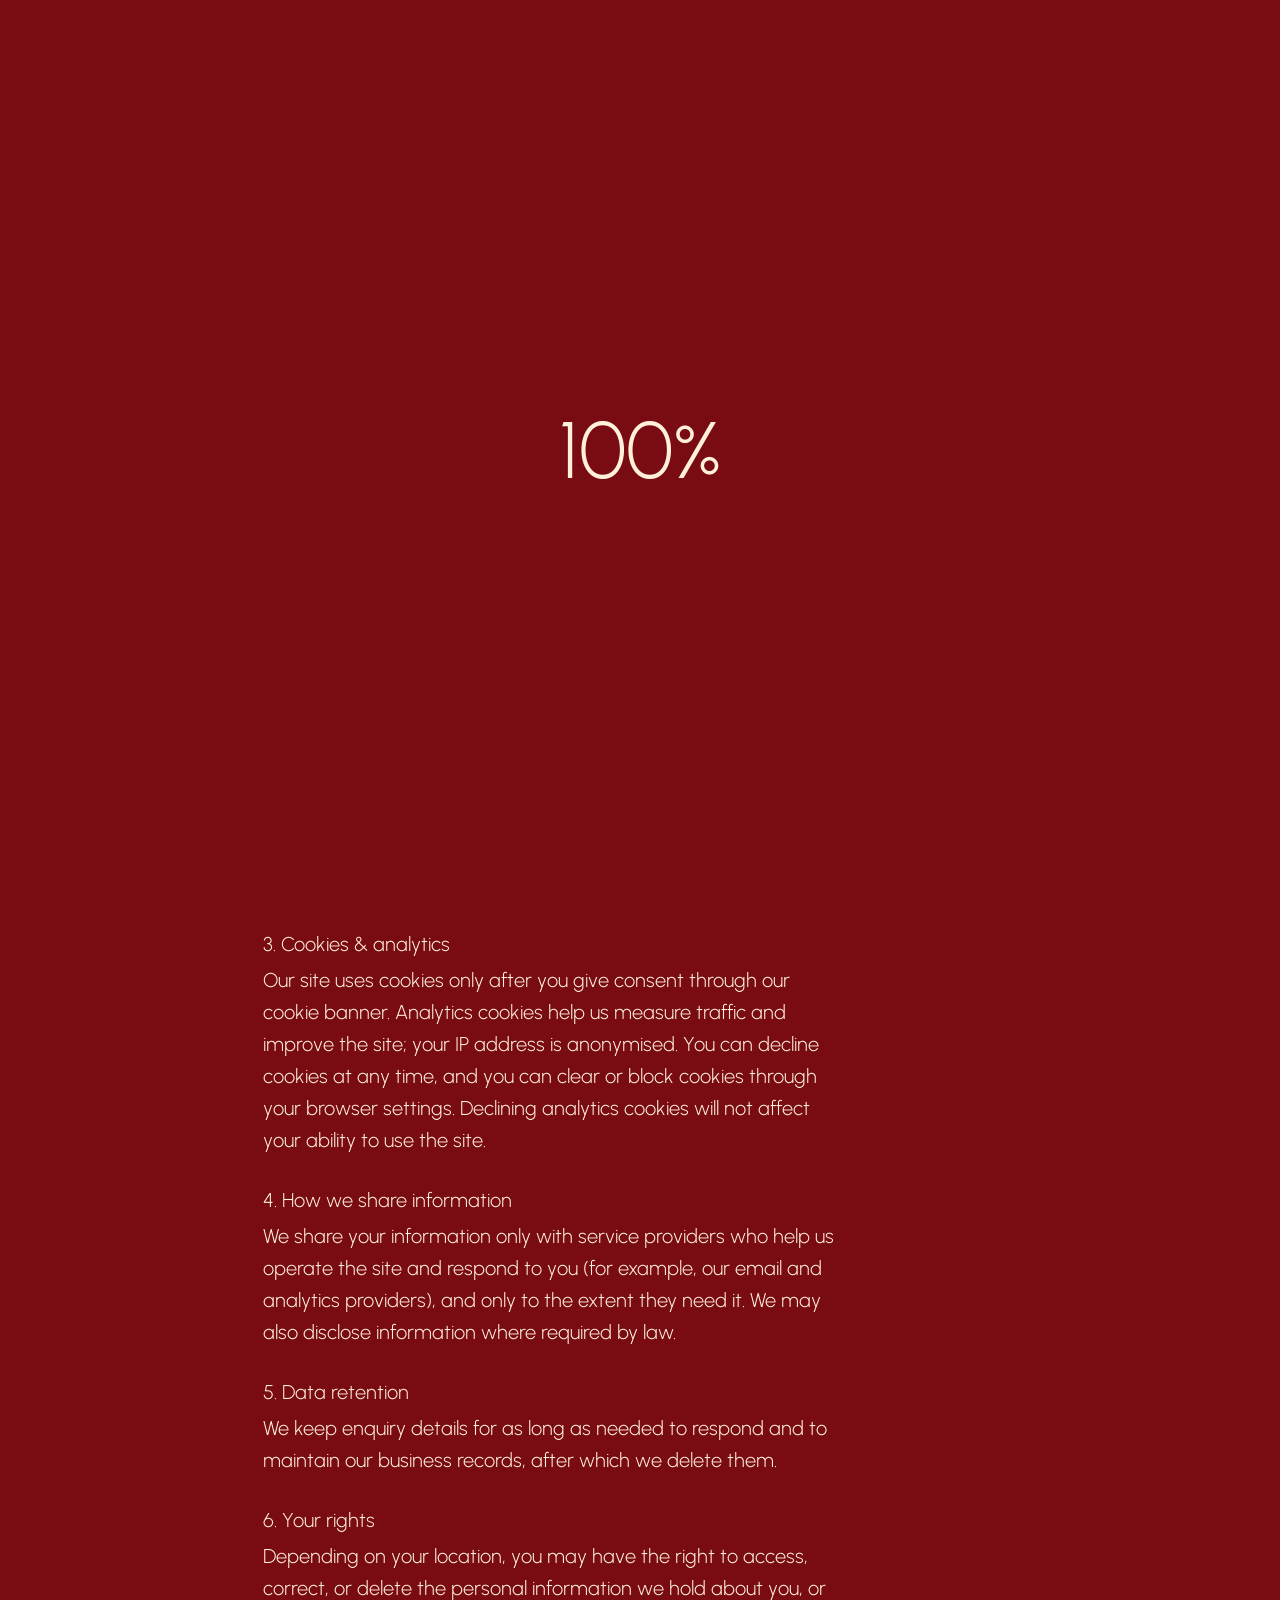
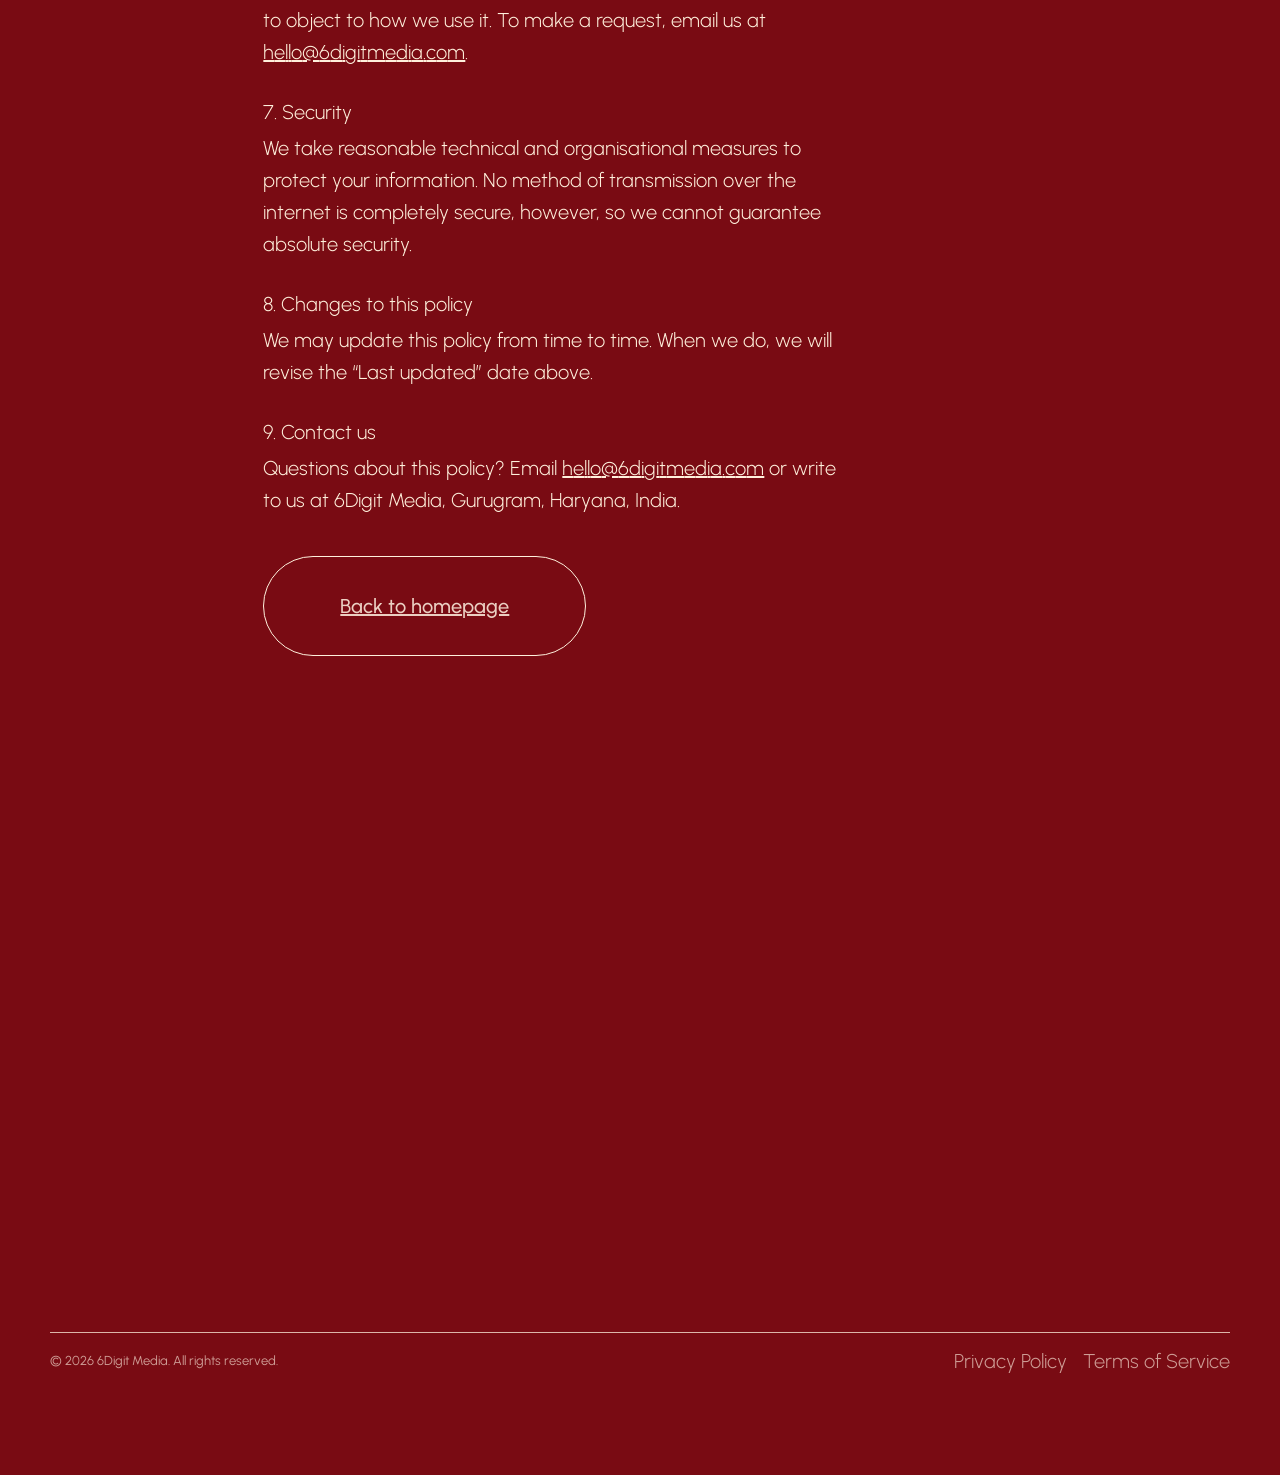
<file: privacy.html>
<!DOCTYPE html>
<html lang="en" dir="ltr">

  <head>
    <meta charset="UTF-8">

    <!-- Page Title -->
    <title>Privacy Policy – 6Digit Media</title>

    <!-- Meta Tags -->
    <meta name="description" content="How 6Digit Media collects, uses, and protects your personal information when you use our website or contact us.">
    <meta name="author" content="6Digit Media">
    <link rel="canonical" href="https://6digitmedia.com/privacy.html">

    <!-- Viewport Meta-->
    <meta http-equiv="X-UA-Compatible" content="IE=edge">
    <meta name="viewport" content="width=device-width, initial-scale=1">

    <!-- Favicon & Icons Start -->
    <link rel="icon" href="img/favicon/favicon.ico" sizes="any">
    <link rel="apple-touch-icon" href="img/favicon/apple-touch-icon.png">
    <link rel="manifest" href="img/favicon/manifest.webmanifest">
    <!-- Favicon & Icons End -->

    <!-- Template Styles Start -->
    <link rel="stylesheet" type="text/css" href="css/loaders/loader.css">
    <link rel="stylesheet" type="text/css" href="css/plugins.css">
    <link rel="stylesheet" type="text/css" href="css/main.css">
    <!-- Template Styles End -->

    <!-- Custom Browser Color Start -->
    <meta name="theme-color" media="(prefers-color-scheme: light)" content="#FFF0DC">
    <meta name="theme-color" media="(prefers-color-scheme: dark)" content="#790B13">
    <meta name="msapplication-navbutton-color" content="#790B13">
    <meta name="apple-mobile-web-app-capable" content="yes">
    <meta name="apple-mobile-web-app-status-bar-style" content="black-translucent">
    <!-- Custom Browser Color End -->
  </head>

  <body>

    <!-- Loader Start -->
    <div id="loader" class="loader">
      <div class="loader__wrapper">
        <div class="loader__content">
          <div class="loader__count">
            <span class="count__text">0</span>
            <span class="count__percent">%</span>
          </div>
        </div>
      </div>
    </div>
    <!-- Loader End -->

    <!-- Header Start -->
    <header id="header" class="header d-flex justify-content-center loading__fade">
      <!-- Navigation Menu Start -->
      <div class="header__navigation d-flex justify-content-start">
        <nav id="menu" class="menu">
          <ul class="menu__list d-flex justify-content-start">
            <li class="menu__item">
              <a class="menu__link btn" href="index.html">
                <span class="menu__caption">Home</span>
                <i class="ph ph-house-simple"></i>
              </a>
            </li>
            <li class="menu__item">
              <a class="menu__link btn" href="projects.html">
                <span class="menu__caption">Projects</span>
                <i class="ph ph-squares-four"></i>
              </a>
            </li>
            <li class="menu__item">
              <a class="menu__link btn" href="about.html">
                <span class="menu__caption">About</span>
                <i class="ph ph-user"></i>
              </a>
            </li>
            <li class="menu__item">
              <a class="menu__link btn" href="index.html#services">
                <span class="menu__caption">Services</span>
                <i class="ph ph-sticker"></i>
              </a>
            </li>
            <li class="menu__item">
              <a class="menu__link btn" href="index.html#resume">
                <span class="menu__caption">Our Process</span>
                <i class="ph ph-article"></i>
              </a>
            </li>
            <li class="menu__item">
              <a class="menu__link btn" href="contact.html">
                <span class="menu__caption">Contact</span>
                <i class="ph ph-envelope"></i>
              </a>
            </li>
          </ul>
        </nav>
      </div>
      <!-- Navigation Menu End -->
    </header>
    <!-- Header End -->

    <!-- Fixed Logo Start -->
    <div class="logo loading__fade">
      <a href="index.html" class="logo__link">
        <img class="logo__img" src="Logo.png" alt="6Digit Media" width="1920" height="1080">
      </a>
    </div>
    <!-- Fixed Logo End -->

    <!-- Page Content Start -->
    <main id="page-content" class="page-content">

      <!-- Inner Section - Privacy - Start -->
      <section id="privacy" class="inner inner-grid-bottom no-padding-bottom">
        <div class="inner__wrapper">
          <div class="container-fluid p-0">
            <div class="row g-0">

              <!-- Inner Section Name Start -->
              <div class="col-12 col-xl-2">
                <div class="inner__name">
                  <div class="content__block name-block">
                    <span class="section-name icon-right animate-in-up">
                      <span class="section-name-caption">Privacy</span>
                      <i class="ph ph-arrow-down-right"></i>
                    </span>
                  </div>
                </div>
              </div>
              <!-- Inner Section Name End -->

              <!-- Inner Section Content Start -->
              <div class="col-12 col-xl-8">
                <div class="inner__content">
                  <div class="content__block section-form-title loading-wrap">
                    <div class="block__descr">
                      <h1 class="reveal-type loading__item">Privacy Policy</h1>
                      <p class="type-basic-160lh loading__item"><em>Last updated: 14 November 2026</em></p>
                    </div>
                  </div>

                  <div class="content__block legal-copy">
                    <p class="type-basic-160lh">This Privacy Policy explains how 6Digit Media (&ldquo;6Digit Media&rdquo;, &ldquo;we&rdquo;, &ldquo;us&rdquo;) collects, uses, and protects your personal information when you visit <a href="https://6digitmedia.com/">6digitmedia.com</a> or get in touch with us. 6Digit Media is a digital marketing agency based in Gurugram, Haryana, India.</p>

                    <h2>1. Information we collect</h2>
                    <p class="type-basic-160lh">We only collect what we need:</p>
                    <ul class="type-basic-160lh">
                      <li><strong>Information you give us.</strong> When you submit our contact form or email us, we collect your name, email address, and the details of your message.</li>
                      <li><strong>Usage information.</strong> If you accept cookies, we collect anonymised analytics data about how you use the site (pages viewed, approximate location, device and browser type) to help us improve it.</li>
                    </ul>

                    <h2>2. How we use your information</h2>
                    <ul class="type-basic-160lh">
                      <li>To respond to your enquiries and provide the services you request.</li>
                      <li>To understand and improve how our website performs.</li>
                      <li>To comply with our legal obligations.</li>
                    </ul>
                    <p class="type-basic-160lh">We do not sell your personal information, and we do not send marketing emails unless you have asked us to.</p>

                    <h2>3. Cookies &amp; analytics</h2>
                    <p class="type-basic-160lh">Our site uses cookies only after you give consent through our cookie banner. Analytics cookies help us measure traffic and improve the site; your IP address is anonymised. You can decline cookies at any time, and you can clear or block cookies through your browser settings. Declining analytics cookies will not affect your ability to use the site.</p>

                    <h2>4. How we share information</h2>
                    <p class="type-basic-160lh">We share your information only with service providers who help us operate the site and respond to you (for example, our email and analytics providers), and only to the extent they need it. We may also disclose information where required by law.</p>

                    <h2>5. Data retention</h2>
                    <p class="type-basic-160lh">We keep enquiry details for as long as needed to respond and to maintain our business records, after which we delete them.</p>

                    <h2>6. Your rights</h2>
                    <p class="type-basic-160lh">Depending on your location, you may have the right to access, correct, or delete the personal information we hold about you, or to object to how we use it. To make a request, email us at <a href="mailto:hello@6digitmedia.com">hello@6digitmedia.com</a>.</p>

                    <h2>7. Security</h2>
                    <p class="type-basic-160lh">We take reasonable technical and organisational measures to protect your information. No method of transmission over the internet is completely secure, however, so we cannot guarantee absolute security.</p>

                    <h2>8. Changes to this policy</h2>
                    <p class="type-basic-160lh">We may update this policy from time to time. When we do, we will revise the &ldquo;Last updated&rdquo; date above.</p>

                    <h2>9. Contact us</h2>
                    <p class="type-basic-160lh">Questions about this policy? Email <a href="mailto:hello@6digitmedia.com">hello@6digitmedia.com</a> or write to us at 6Digit Media, Gurugram, Haryana, India. <!-- TODO: add registered legal entity name and full postal address --></p>

                    <a href="index.html" class="btn btn-default hover-default">
                      <span>Back to homepage</span>
                    </a>
                  </div>
                </div>
              </div>
              <!-- Inner Section Content End -->

              <!-- Inner Section Aside Start -->
              <div class="col-12 col-xl-2"></div>
              <!-- Inner Section Aside End -->

            </div>
          </div>
        </div>
      </section>
      <!-- Inner Section - Privacy - End -->

      <!-- Footer Start -->
      <footer class="footer">
        <div class="container-fluid p-0">
          <div class="row g-0">
            <div class="col-12">

                <!-- Content Block - Footer Email Link Start -->
                <div class="content__block pre-grid-items">
                  <div class="footer__link d-flex flex-column flex-md-row justify-content-md-between align-items-md-center">
                    <div class="footer__text reveal-type animate-in-up">Got a project?<br>Let's talk!</div>
                    <div class="footer__btn animate-in-up">
                      <a href="mailto:hello@6digitmedia.com?subject=Message%20from%20your%20site" class="btn btn-circle-icon hover-circle">
                        <em></em>
                        <i class="ph-light ph-arrow-right"></i>
                      </a>
                    </div>
                  </div>
                  <div class="footer__divider animate-in-up"></div>
                </div>
                <!-- Content Block - Footer Email Link End -->

                <!-- Content Block - Contact Data Start -->
                <div class="content__block grid-block">
                  <div class="container-fluid p-0 contact-data">
                    <div class="row g-0">
                      <div class="col-12 col-lg-3 contact-data__item grid-item">
                        <a href="index.html" class="footer-logo logo-text animate-in-up">
                          <span>6Digit Media</span>
                        </a>
                      </div>
                      <div class="col-12 col-md-4 col-lg-3 contact-data__item grid-item">
                        <p class="contact-data__title tagline-chapter animate-in-up">Location</p>
                        <p class="contact-data__text small type-basic-160lh">
                          <a class="link-small-160lh animate-in-up" href="https://www.google.com/maps/search/?api=1&query=Gurugram%2C+Haryana%2C+India" target="_blank" rel="noopener noreferrer">Gurugram, Haryana<br>India</a>
                        </p>
                      </div>
                      <div class="col-12 col-md-4 col-lg-3 contact-data__item grid-item">
                        <p class="contact-data__title tagline-chapter animate-in-up">Phone</p>
                        <p class="contact-data__text small type-basic-160lh">
                          <a class="link-small-160lh animate-in-up" href="tel:+918796540189">+91 87965 40189</a>
                        </p>
                      </div>
                      <div class="col-12 col-md-4 col-lg-3 contact-data__item grid-item">
                        <p class="contact-data__title tagline-chapter animate-in-up">Email</p>
                        <p class="contact-data__text small type-basic-160lh">
                          <a class="link-small-160lh animate-in-up" href="mailto:hello@6digitmedia.com?subject=Message%20from%20your%20site">hello@6digitmedia.com</a>
                        </p>
                      </div>
                    </div>
                  </div>
                </div>
                <!-- Content Block - Contact Data End -->

            </div>
          </div>
        </div>
      </footer>
      <!-- Footer End -->

    </main>
    <!-- Page Content End -->

    <!-- Mobile Menu Bottom Placeholder Start -->
    <div class="header-offset"></div>
    <!-- Mobile Menu Bottom Placeholder End -->

    <!-- To Top Button Start -->
    <a href="#0" id="to-top" class="btn btn-to-top slide-up">
      <i class="ph ph-arrow-up"></i>
    </a>
    <!-- To Top Button End -->

    <!-- Load Scripts Start -->
    <script src="js/libs.min.js"></script>
    <script src="js/app.js"></script>
    <script src="js/variable-proximity.js"></script>
    <!-- Load Scripts End -->
  </body>

</html>
</file>
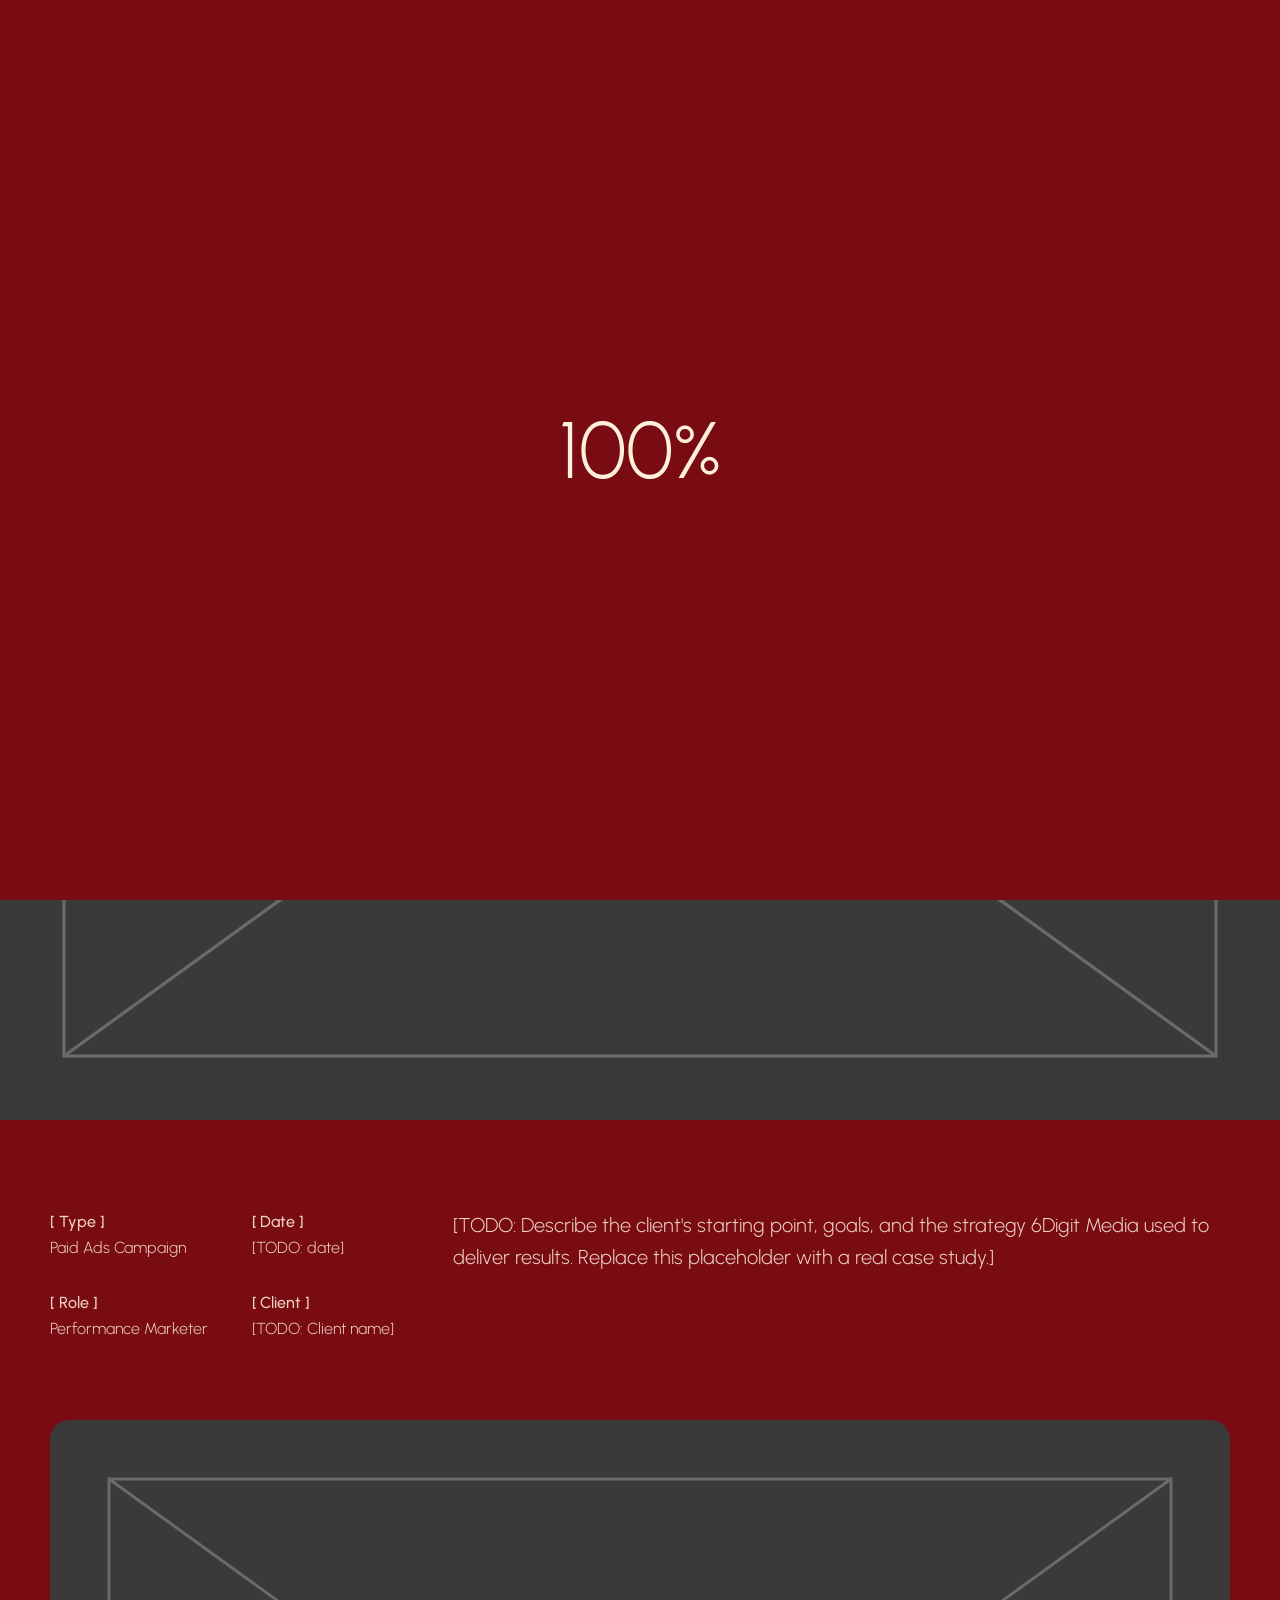
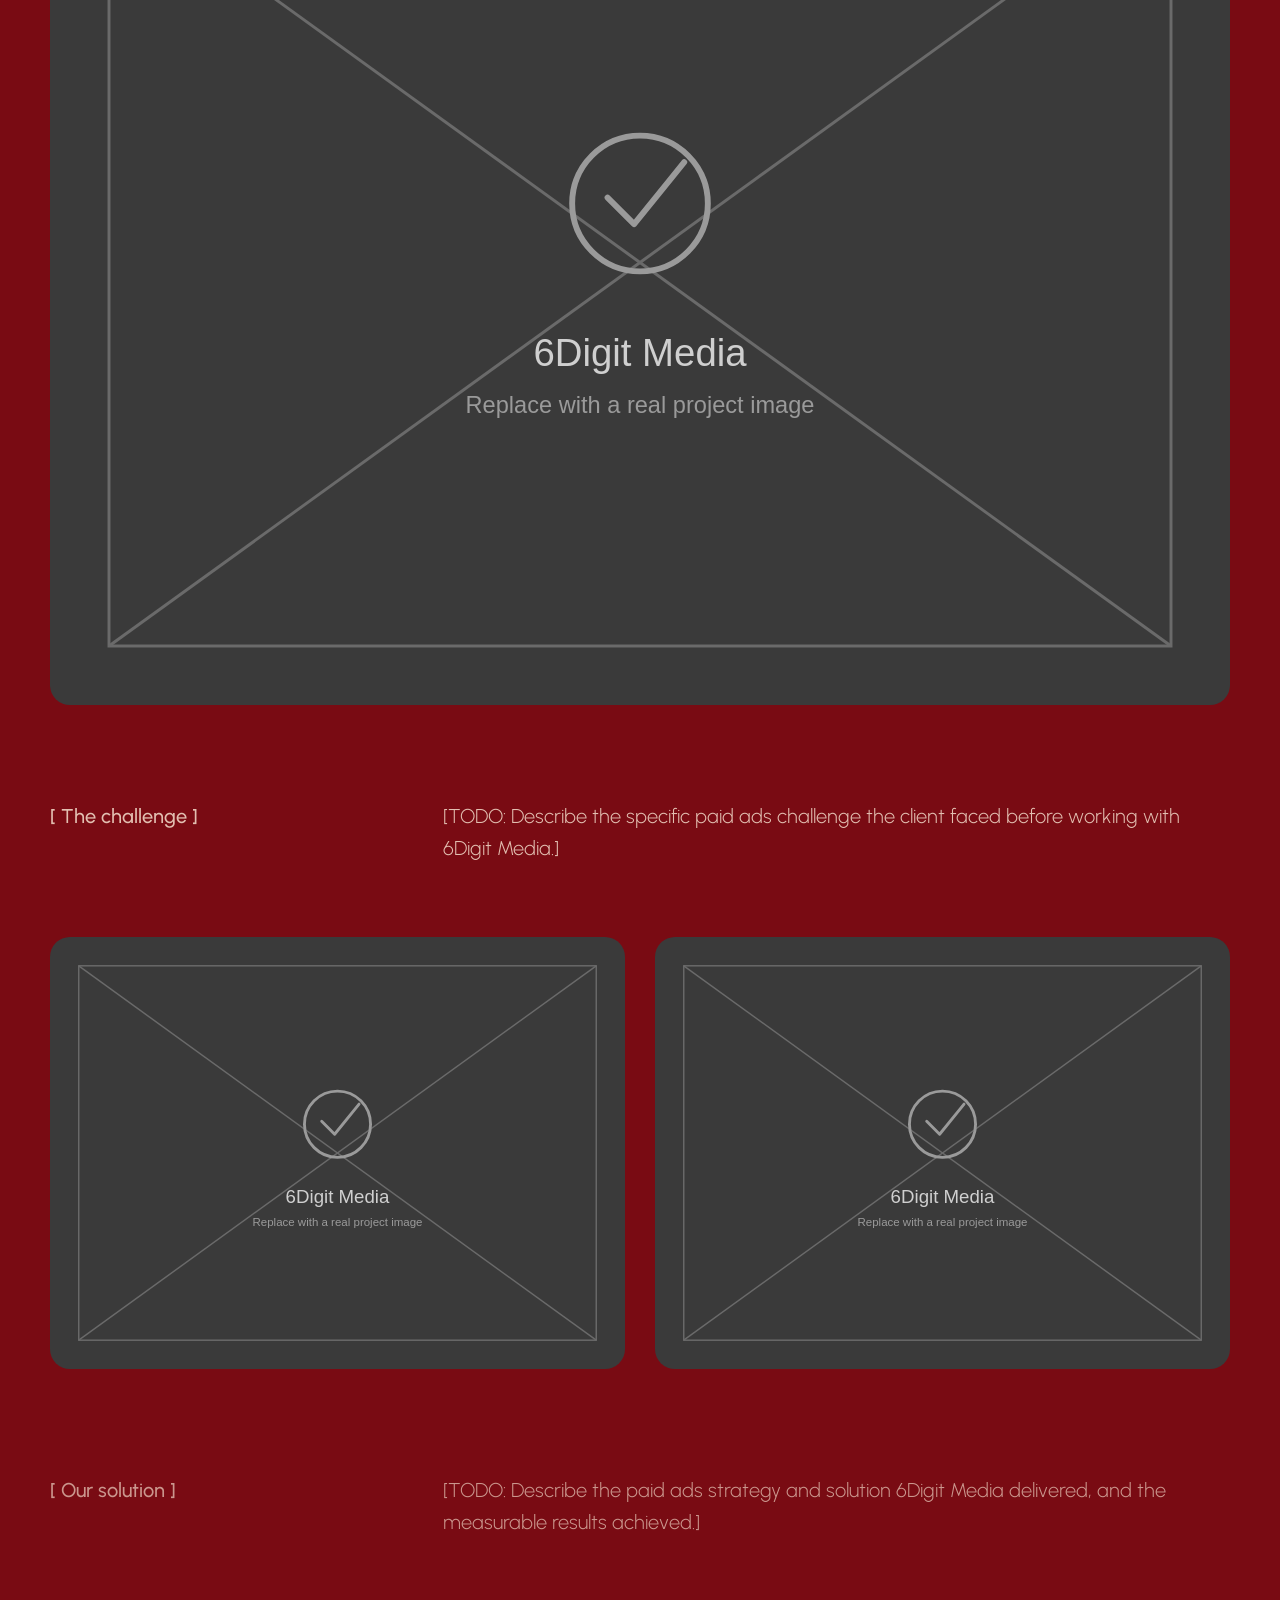
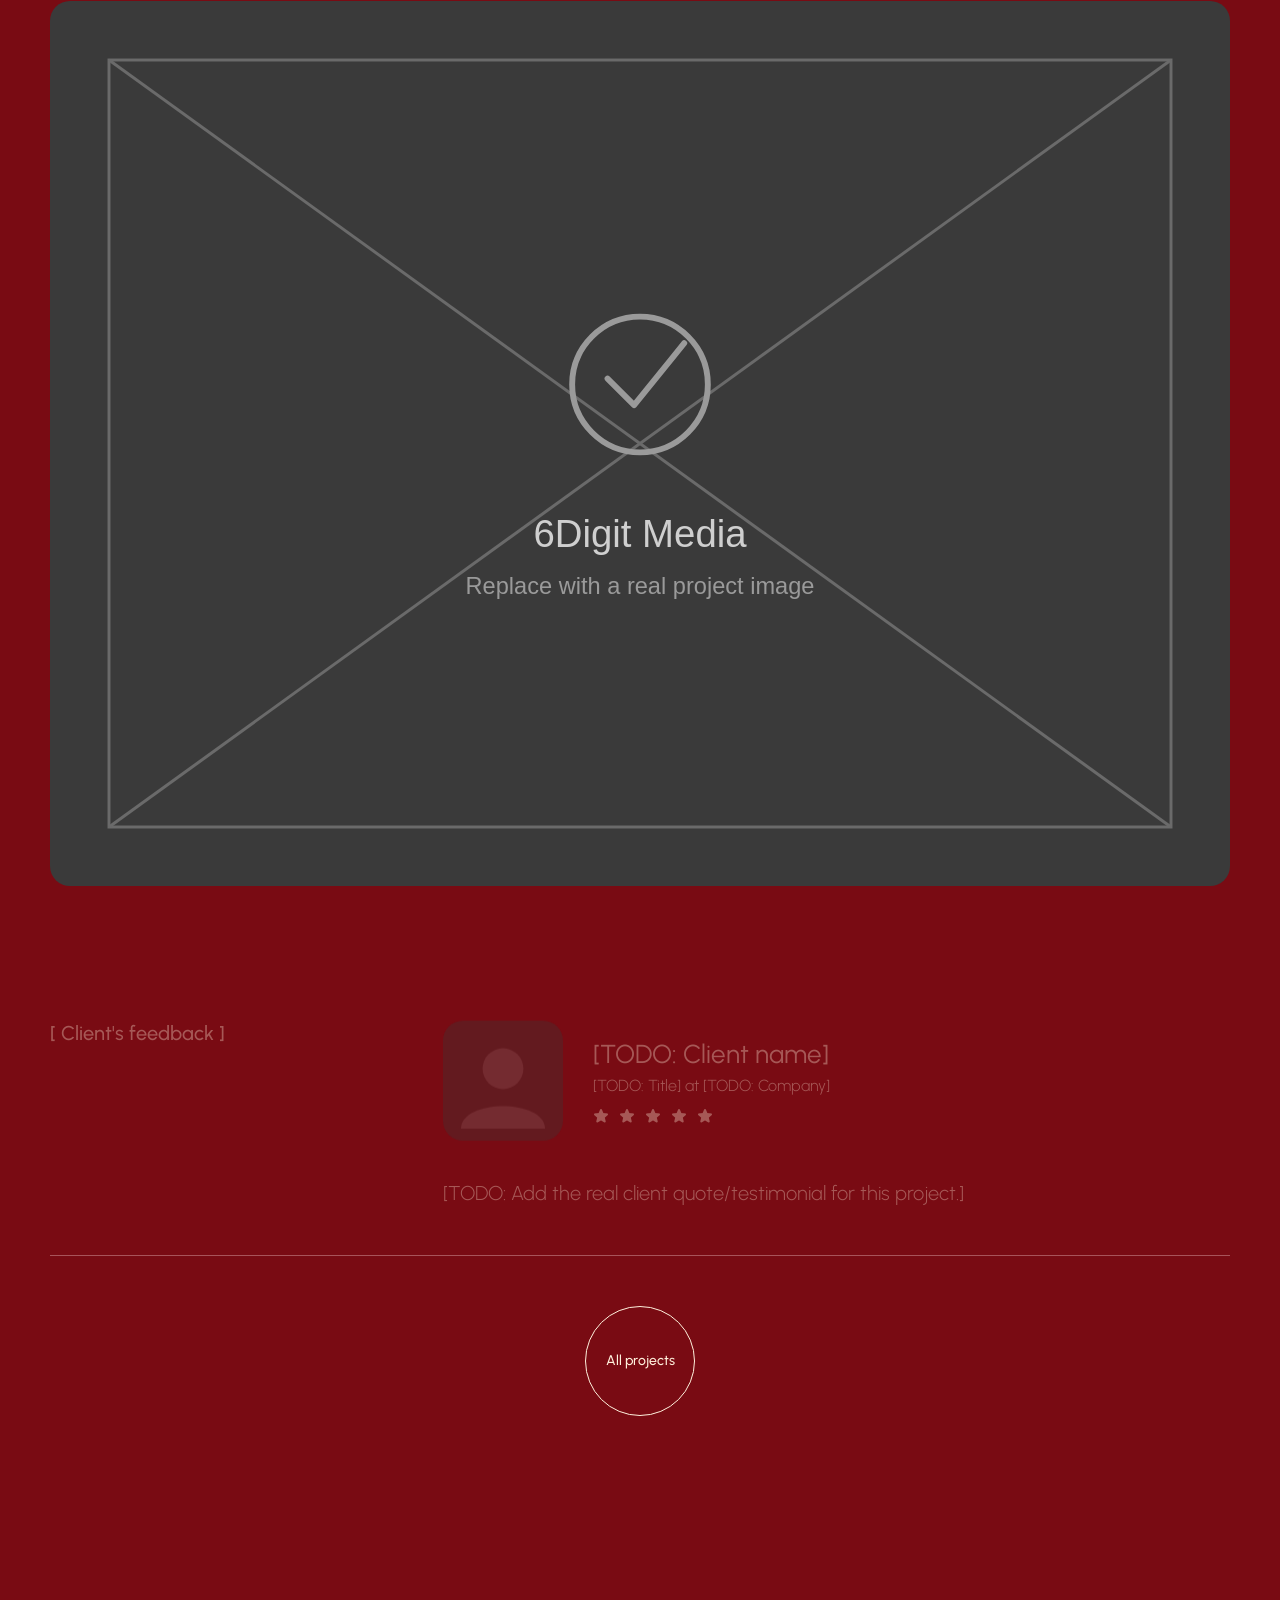
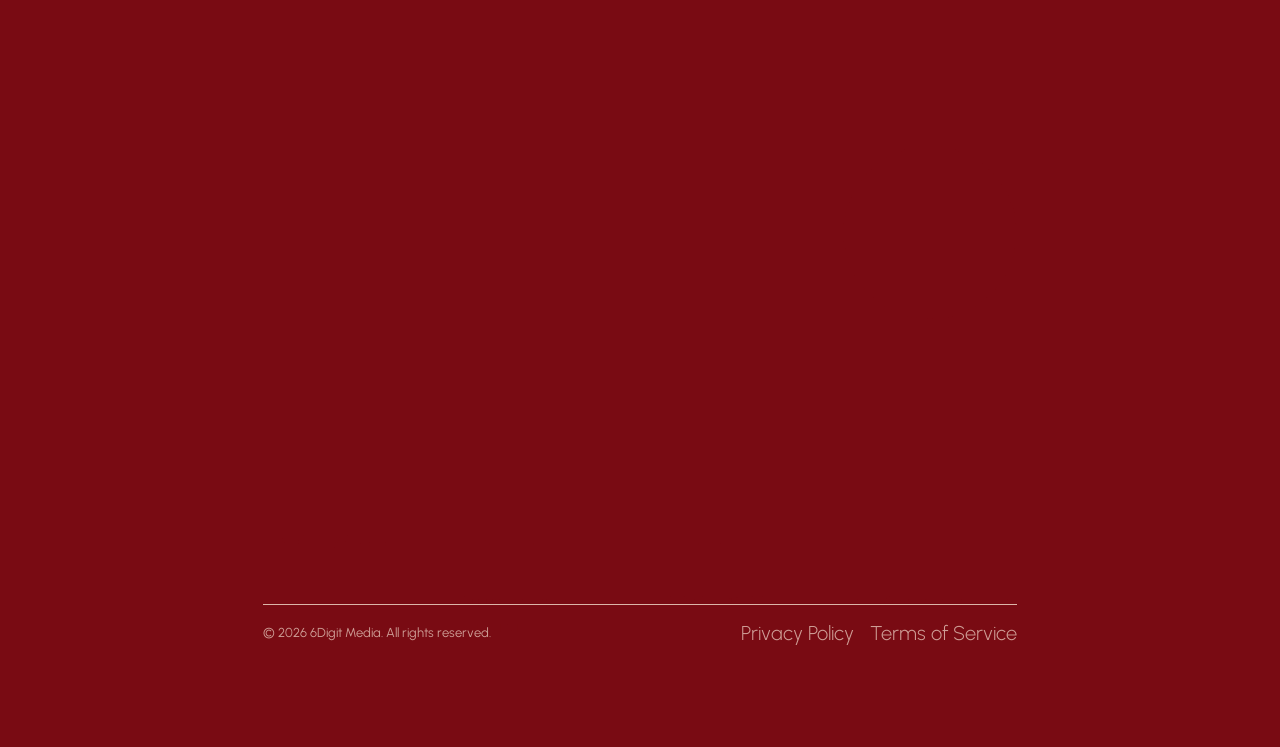
<file: project-paid-ads.html>
<!DOCTYPE html>
<html lang="en" dir="ltr">

  <head>
    <meta charset="UTF-8">

    <!-- Page Title -->
    <title>Paid Ads Campaign – 6Digit Media Case Study</title>

    <!-- Meta Tags -->
    <meta name="description" content="Google &amp; Meta Ads performance campaign for a client business. [TODO: replace with the real case study.]">
    <meta name="robots" content="noindex, follow"><!-- remove once the real case study is written -->
    <meta name="author" content="6Digit Media">
    <link rel="canonical" href="https://6digitmedia.com/project-paid-ads.html">

    <!-- Viewport Meta-->
    <meta http-equiv="X-UA-Compatible" content="IE=edge">
    <meta name="viewport" content="width=device-width, initial-scale=1">

    <!-- Favicon & Icons Start -->
    <link rel="icon" href="img/favicon/favicon.ico" sizes="any">
    <link rel="apple-touch-icon" href="img/favicon/apple-touch-icon.png">
    <link rel="manifest" href="img/favicon/manifest.webmanifest">
    <!-- NOTE: favicon.ico / icon.svg / apple-touch-icon.png still contain the template's original artwork.
         Regenerate these from Logo.png (e.g. via realfavicongenerator.net) and replace the files in img/favicon/. -->
    <!-- Favicon & Icons End -->

    <!-- Open Graph / Facebook Metadata Start -->
    <meta property="og:type" content="article">
    <meta property="og:image:height" content="1080">
    <meta property="og:image:width" content="1920">
    <meta property="og:site_name" content="6Digit Media">
    <meta property="og:title" content="Paid Ads Campaign – 6Digit Media Case Study">
    <meta property="og:description" content="Google & Meta Ads performance campaign for a client business. [TODO: replace with the real case study.]">
    <meta property="og:url" content="https://6digitmedia.com/project-paid-ads.html">
    <meta property="og:image" content="https://6digitmedia.com/Logo.png">
    <!-- Open Graph / Facebook Metadata End -->

    <!-- Twitter Card Metadata Start -->
    <meta name="twitter:card" content="summary_large_image">
    <meta name="twitter:title" content="Paid Ads Campaign – 6Digit Media Case Study">
    <meta name="twitter:description" content="Google & Meta Ads performance campaign for a client business. [TODO: replace with the real case study.]">
    <meta name="twitter:image" content="https://6digitmedia.com/Logo.png">
    <!-- Twitter Card Metadata End -->

    <!-- Structured Data (SEO + AEO/GEO) Start -->
    <script type="application/ld+json">
    {
      "@context": "https://schema.org",
      "@type": "CreativeWork",
      "name": "Paid ads campaign",
      "about": "Paid Ads Campaign",
      "creator": { "@type": "Organization", "name": "6Digit Media", "url": "https://6digitmedia.com/" },
      "url": "https://6digitmedia.com/project-paid-ads.html"
    }
    </script>
    <script type="application/ld+json">
    {
      "@context": "https://schema.org",
      "@type": "BreadcrumbList",
      "itemListElement": [
        { "@type": "ListItem", "position": 1, "name": "Home", "item": "https://6digitmedia.com/" },
        { "@type": "ListItem", "position": 2, "name": "Projects", "item": "https://6digitmedia.com/projects.html" },
        { "@type": "ListItem", "position": 3, "name": "Paid ads campaign", "item": "https://6digitmedia.com/project-paid-ads.html" }
      ]
    }
    </script>
    <!-- Structured Data (SEO + AEO/GEO) End -->

    <!-- Template Styles Start -->
    <link rel="stylesheet" type="text/css" href="css/loaders/loader.css">
    <link rel="stylesheet" type="text/css" href="css/plugins.css">
    <link rel="stylesheet" type="text/css" href="css/main.css">
    <!-- Template Styles End -->

    <!-- Custom Browser Color Start -->
    <meta name="theme-color" media="(prefers-color-scheme: light)" content="#FFF0DC">
    <meta name="theme-color" media="(prefers-color-scheme: dark)" content="#790B13">
    <meta name="msapplication-navbutton-color" content="#790B13">
    <meta name="apple-mobile-web-app-capable" content="yes">
    <meta name="apple-mobile-web-app-status-bar-style" content="black-translucent">
    <!-- Custom Browser Color End -->
  </head>

  <body>

    <!-- Loader Start -->
    <div id="loader" class="loader">
      <div class="loader__wrapper">
        <div class="loader__content">
          <div class="loader__count">
            <span class="count__text">0</span>
            <span class="count__percent">%</span>
          </div>
        </div>
      </div>
    </div>
    <!-- Loader End -->

    <!-- Header Start -->
    <header id="header" class="header d-flex justify-content-center loading__fade">
      <!-- Navigation Menu Start -->
      <div class="header__navigation d-flex justify-content-start">
        <nav id="menu" class="menu">
          <ul class="menu__list d-flex justify-content-start">
            <li class="menu__item">
              <a class="menu__link btn" href="index.html">
                <span class="menu__caption">Home</span>
                <i class="ph ph-house-simple"></i>
              </a>
            </li>
            <li class="menu__item">
              <a class="menu__link btn" href="projects.html">
                <span class="menu__caption">Projects</span>
                <i class="ph ph-squares-four"></i>
              </a>
            </li>
            <li class="menu__item">
              <a class="menu__link btn" href="about.html">
                <span class="menu__caption">About</span>
                <i class="ph ph-user"></i>
              </a>
            </li>
            <li class="menu__item">
              <a class="menu__link btn" href="index.html#services">
                <span class="menu__caption">Services</span>
                <i class="ph ph-sticker"></i>
              </a>
            </li>
            <li class="menu__item">
              <a class="menu__link btn" href="index.html#resume">
                <span class="menu__caption">Our Process</span>
                <i class="ph ph-article"></i>
              </a>
            </li>
            <li class="menu__item">
              <a class="menu__link btn" href="contact.html">
                <span class="menu__caption">Contact</span>
                <i class="ph ph-envelope"></i>
              </a>
            </li>
          </ul>
        </nav>
      </div>
      <!-- Navigation Menu End -->
    </header>
    <!-- Header End -->

    <!-- Fixed Logo Start -->
    <div class="logo loading__fade">
      <a href="index.html" class="logo__link">
        <img class="logo__img" src="Logo.png" alt="6Digit Media" width="1920" height="1080">
      </a>
    </div>
    <!-- Fixed Logo End -->

    <!-- Page Content Start -->
    <main id="page-content" class="page-content">

      <!-- Inner Section - Project Detail - Start -->
      <section class="inner inner-grid-bottom">
        <div class="inner__wrapper">
          <div class="container-fluid p-0">
            <div class="row g-0">
              <div class="col-12">

                <div class="project">

                            <!-- Project Block - Title with Image Start -->
                            <div class="project__block no-padding no-margin project-image-bg">
                              <img class="project-image-bg__portrait" src="img/placeholders/photo-placeholder.svg" alt="6Digit Media Paid ads campaign cover placeholder — replace with a real project image" loading="lazy">
                              <img class="project-image-bg__landscape" src="img/placeholders/photo-placeholder.svg" alt="6Digit Media Paid ads campaign cover placeholder — replace with a real project image" loading="lazy">
                              <div class="project__title loading-wrap">
                                <h1 class="light loading__item">Paid ads campaign</h1>
                              </div>
                            </div>
                            <!-- Project Block - Title with Image End -->

                            <!-- Project Block - Description Start -->
                            <div class="project__block grid-block grid-items">
                              <div class="project__data">
                                <div class="container-fluid p-0">
                                  <div class="row g-0">
                                    <div class="col-12 col-xl-4">
                                      <div class="container-fluid p-0">
                                        <div class="row g-0">
                                          <!-- project data single item -->
                                          <div class="col-12 col-md-6 grid-item pdata__item">
                                            <p class="data__title tagline-chapter small type-basic-160lh animate-in-up">Type</p>
                                            <p class="data__descr small type-basic-160lh animate-in-up">Paid Ads Campaign</p>
                                          </div>
                                          <!-- project data single item -->
                                          <div class="col-12 col-md-6 grid-item pdata__item">
                                            <p class="data__title tagline-chapter small type-basic-160lh animate-in-up">Date</p>
                                            <p class="data__descr small type-basic-160lh animate-in-up">[TODO: date]</p>
                                          </div>
                                          <!-- project data single item -->
                                          <div class="col-12 col-md-6 grid-item pdata__item">
                                            <p class="data__title tagline-chapter small type-basic-160lh animate-in-up">Role</p>
                                            <p class="data__descr small type-basic-160lh animate-in-up">Performance Marketer</p>
                                          </div>
                                          <!-- project data single item -->
                                          <div class="col-12 col-md-6 grid-item pdata__item">
                                            <p class="data__title tagline-chapter small type-basic-160lh animate-in-up">Client</p>
                                            <p class="data__descr small type-basic-160lh animate-in-up">[TODO: Client name]</p>
                                          </div>
                                        </div>
                                      </div>
                                    </div>
                                    <div class="col-12 col-xl-8 grid-item">
                                      <p class="type-basic-160lh animate-in-up">[TODO: Describe the client's starting point, goals, and the strategy 6Digit Media used to deliver results. Replace this placeholder with a real case study.]</p>
                                    </div>
                                  </div>
                                </div>
                              </div>
                            </div>
                            <!-- Project Block - Description End -->

                            <!-- Project Block - Illustration Fullwidth Start -->
                            <div class="project__block no-margin">
                              <div class="project__illustration-xl">
                                <img src="img/placeholders/photo-placeholder.svg" alt="6Digit Media Paid ads project image placeholder — replace with a real project image" loading="lazy">
                              </div>
                            </div>
                            <!-- Project Block - Illustration Fullwidth End -->

                            <!-- Project Block - The Challenge Start -->
                            <div class="project__block pre-grid-items">
                              <div class="project__descr">
                                <div class="container-fluid p-0">
                                  <div class="row g-0">
                                    <div class="col-12 col-xl-4">
                                      <p class="project__subtitle tagline-chapter animate-in-up">The challenge</p>
                                    </div>
                                    <div class="col-12 col-xl-8">
                                      <p class="type-basic-160lh animate-in-up">[TODO: Describe the specific paid ads challenge the client faced before working with 6Digit Media.]</p>
                                    </div>
                                  </div>
                                </div>
                              </div>
                            </div>
                            <!-- Project Block - The Challenge End -->

                            <!-- Project Block - Illustrations Grid Start -->
                            <div class="project__block grid-block no-margin">
                              <div class="project__illustrations">
                                <div class="container-fluid p-0">
                                  <div class="row g-0">
                                    <div class="col-12 col-md-6 grid-item">
                                      <div class="project__illustration">
                                        <img src="img/placeholders/photo-placeholder.svg" alt="6Digit Media Paid ads work sample placeholder — replace with a real project image" loading="lazy">
                                      </div>
                                    </div>
                                    <div class="col-12 col-md-6 grid-item">
                                      <div class="project__illustration">
                                        <img src="img/placeholders/photo-placeholder.svg" alt="6Digit Media Paid ads work sample placeholder — replace with a real project image" loading="lazy">
                                      </div>
                                    </div>
                                  </div>
                                </div>
                              </div>
                            </div>
                            <!-- Project Block - Illustrations Grid End -->

                            <!-- Project Block - My Solution Start -->
                            <div class="project__block">
                              <div class="project__descr">
                                <div class="container-fluid p-0">
                                  <div class="row g-0">
                                    <div class="col-12 col-xl-4">
                                      <p class="project__subtitle tagline-chapter animate-in-up">Our solution</p>
                                    </div>
                                    <div class="col-12 col-xl-8">
                                      <p class="type-basic-160lh animate-in-up">[TODO: Describe the paid ads strategy and solution 6Digit Media delivered, and the measurable results achieved.]</p>
                                    </div>
                                  </div>
                                </div>
                              </div>
                            </div>
                            <!-- Project Block - My Solution End -->

                            <!-- Project Block - Illustration Fullwidth Start -->
                            <div class="project__block no-margin">
                              <div class="project__illustration-xl">
                                <img src="img/placeholders/photo-placeholder.svg" alt="6Digit Media Paid ads project image placeholder — replace with a real project image" loading="lazy">
                              </div>
                            </div>
                            <!-- Project Block - Illustration Fullwidth End -->

                            <!-- Project Block - Client's Feedback Start -->
                            <div class="project__block normal-size no-margin-bottom">
                              <div class="project__descr">
                                <div class="container-fluid p-0">
                                  <div class="row g-0">
                                    <div class="col-12 col-xl-4">
                                      <p class="project__subtitle image-top-subtitle tagline-chapter animate-in-up">Client's feedback</p>
                                    </div>
                                    <div class="col-12 col-xl-8">
                                      <div class="project__feedback">
                                        <div class="feedback__fauthor d-flex">
                                          <div class="fauthor__avatar animate-in-up">
                                            <img src="img/placeholders/avatar-placeholder.svg" alt="Client photo placeholder — replace with a real client photo" loading="lazy">
                                          </div>
                                          <div class="fauthor__info d-flex flex-column justify-content-center">
                                            <h4 class="fauthor__name animate-in-up">[TODO: Client name]</h4>
                                            <p class="fauthor__position small animate-in-up">[TODO: Title] at [TODO: Company]</p>
                                            <div class="fauthor__rating d-flex animate-in-up">
                                              <i class="ph-fill ph-star"></i>
                                              <i class="ph-fill ph-star"></i>
                                              <i class="ph-fill ph-star"></i>
                                              <i class="ph-fill ph-star"></i>
                                              <i class="ph-fill ph-star"></i>
                                            </div>
                                          </div>
                                        </div>
                                        <div class="feedback__descr animate-in-up">
                                          <p class="type-basic-160lh">[TODO: Add the real client quote/testimonial for this project.]</p>
                                        </div>
                                      </div>
                                    </div>
                                  </div>
                                </div>
                              </div>
                              <!-- project divider line -->
                              <div class="project__divider"></div>
                            </div>
                            <!-- Project Block - Client's Feedback End -->

                            <!-- Project Block - Project Link Start -->
                            <div class="project__block small-size">
                              <div class="container-fluid p-0">
                                <div class="row g-0">
                                  <div class="col-12 d-flex justify-content-center">
                                    <a class="btn btn-circle-text hover-circle" href="projects.html">
                                      <em></em>
                                      <span class="btn-caption">All projects</span>
                                    </a>
                                  </div>
                                </div>
                              </div>
                            </div>
                            <!-- Project Block - Project Link End -->

                </div>

              </div>
            </div>
          </div>
        </div>
      </section>
      <!-- Inner Section - Project Detail - End -->

      <!-- Inner Section - Footer - Start -->
      <section class="inner no-padding-top">
        <div class="inner__wrapper">
          <div class="container-fluid p-0">
            <div class="row g-0">

              <div class="col-12 col-xl-2"></div>

              <div class="col-12 col-xl-8">
                <div class="inner__content">

                  <!-- Footer Start -->
                  <footer class="footer">
                    <div class="container-fluid p-0">
                      <div class="row g-0">
                        <div class="col-12">

                            <!-- Content Block - Footer Email Link Start -->
                            <div class="content__block pre-grid-items">
                              <!-- footer email link -->
                              <div class="footer__link d-flex flex-column flex-md-row justify-content-md-between align-items-md-center">
                                <div class="footer__text reveal-type animate-in-up">Got a project?<br>Let's talk!</div>
                                <div class="footer__btn animate-in-up">
                                  <a href="mailto:hello@6digitmedia.com?subject=Message%20from%20your%20site" class="btn btn-circle-icon hover-circle">
                                    <em></em>
                                    <i class="ph-light ph-arrow-right"></i>
                                  </a>
                                </div>
                              </div>
                              <!-- footer divider line -->
                              <div class="footer__divider animate-in-up"></div>
                            </div>
                            <!-- Content Block - Footer Email Link End -->

                            <!-- Content Block - Contact Data Start -->
                            <div class="content__block grid-block">
                              <div class="container-fluid p-0 contact-data">
                                <div class="row g-0">
                                  <div class="col-12 col-lg-3 contact-data__item grid-item">
                                    <a href="index.html" class="footer-logo logo-text animate-in-up">
                                      <!-- logo text -->
                                      <span>6Digit Media</span>
                                    </a>
                                  </div>
                                  <div class="col-12 col-md-4 col-lg-3 contact-data__item grid-item">
                                    <p class="contact-data__title tagline-chapter animate-in-up">Location</p>
                                    <p class="contact-data__text small type-basic-160lh">
                                      <a class="link-small-160lh animate-in-up" href="https://www.google.com/maps/search/?api=1&query=Gurugram%2C+Haryana%2C+India" target="_blank" rel="noopener noreferrer">Gurugram, Haryana<br>India</a>
                                    </p>
                                  </div>
                                  <div class="col-12 col-md-4 col-lg-3 contact-data__item grid-item">
                                    <p class="contact-data__title tagline-chapter animate-in-up">Phone</p>
                                    <p class="contact-data__text small type-basic-160lh">
                                      <a class="link-small-160lh animate-in-up" href="tel:+918796540189">+91 87965 40189</a>
                                    </p>
                                  </div>
                                  <div class="col-12 col-md-4 col-lg-3 contact-data__item grid-item">
                                    <p class="contact-data__title tagline-chapter animate-in-up">Email</p>
                                    <p class="contact-data__text small type-basic-160lh">
                                      <a class="link-small-160lh animate-in-up" href="mailto:hello@6digitmedia.com?subject=Message%20from%20your%20site">hello@6digitmedia.com</a>
                                    </p>
                                  </div>
                                </div>
                              </div>
                            </div>
                            <!-- Content Block - Contact Data End -->

                        </div>
                      </div>
                    </div>
                  </footer>
                  <!-- Footer End -->

                </div>
              </div>

              <div class="col-12 col-xl-2"></div>

            </div>
          </div>
        </div>
      </section>
      <!-- Inner Section - Footer - End -->

    </main>
    <!-- Page Content End -->

    <!-- Bottom Background Images Start -->
    <div class="bottom__background bottom-bg-02">
      <div class="bottom-bg-02__02 animate-card-2">
        <img src="img/placeholders/photo-placeholder.svg" alt="" loading="lazy">
      </div>
      <div class="bottom-bg-02__01 animate-card-2">
        <img src="img/placeholders/photo-placeholder.svg" alt="" loading="lazy">
      </div>
    </div>
    <!-- Bottom Background Images End -->

    <!-- Mobile Menu Bottom Placeholder Start -->
    <div class="header-offset"></div>
    <!-- Mobile Menu Bottom Placeholder End -->

    <!-- To Top Button Start -->
    <a href="#0" id="to-top" class="btn btn-to-top slide-up">
      <i class="ph ph-arrow-up"></i>
    </a>
    <!-- To Top Button End -->

    <!-- Root element of PhotoSwipe. Must have class pswp. -->
    <div class="pswp" tabindex="-1" role="dialog" aria-hidden="true">

      <!-- Background of PhotoSwipe.
      It's a separate element, as animating opacity is faster than rgba(). -->
      <div class="pswp__bg"></div>

      <!-- Slides wrapper with overflow:hidden. -->
      <div class="pswp__scroll-wrap">

        <!-- Container that holds slides. PhotoSwipe keeps only 3 slides in DOM to save memory. -->
        <!-- don't modify these 3 pswp__item elements, data is added later on. -->
        <div class="pswp__container">
          <div class="pswp__item"></div>
          <div class="pswp__item"></div>
          <div class="pswp__item"></div>
        </div>

        <!-- Default (PhotoSwipeUI_Default) interface on top of sliding area. Can be changed. -->
        <div class="pswp__ui pswp__ui--hidden">

          <div class="pswp__top-bar">

            <!--  Controls are self-explanatory. Order can be changed. -->

            <div class="pswp__counter"></div>

            <button class="pswp__button pswp__button--close link-s" title="Close (Esc)"></button>

            <button class="pswp__button pswp__button--share link-s" title="Share"></button>

            <button class="pswp__button pswp__button--fs link-s" title="Toggle fullscreen"></button>

            <button class="pswp__button pswp__button--zoom link-s" title="Zoom in/out"></button>

            <!-- Preloader demo http://codepen.io/dimsemenov/pen/yyBWoR -->
            <!-- element will get class pswp__preloader-active when preloader is running -->
            <div class="pswp__preloader">
              <div class="pswp__preloader__icn">
                <div class="pswp__preloader__cut">
                  <div class="pswp__preloader__donut"></div>
                </div>
              </div>
            </div>
          </div>

            <div class="pswp__share-modal pswp__share-modal--hidden pswp__single-tap">
              <div class="pswp__share-tooltip"></div>
            </div>

            <button class="pswp__button pswp__button--arrow--left link-s" title="Previous (arrow left)"></button>

            <button class="pswp__button pswp__button--arrow--right link-s" title="Next (arrow right)"></button>

            <div class="pswp__caption">
              <div class="pswp__caption__center"></div>
            </div>

        </div>

      </div>

    </div>

    <!-- Load Scripts Start -->
    <script src="js/libs.min.js"></script>
    <script src="js/gallery-init.js"></script>
    <script src="js/app.js"></script>
    <script src="js/variable-proximity.js"></script>
    <!-- Load Scripts End -->

  </body>

</html>
</file>
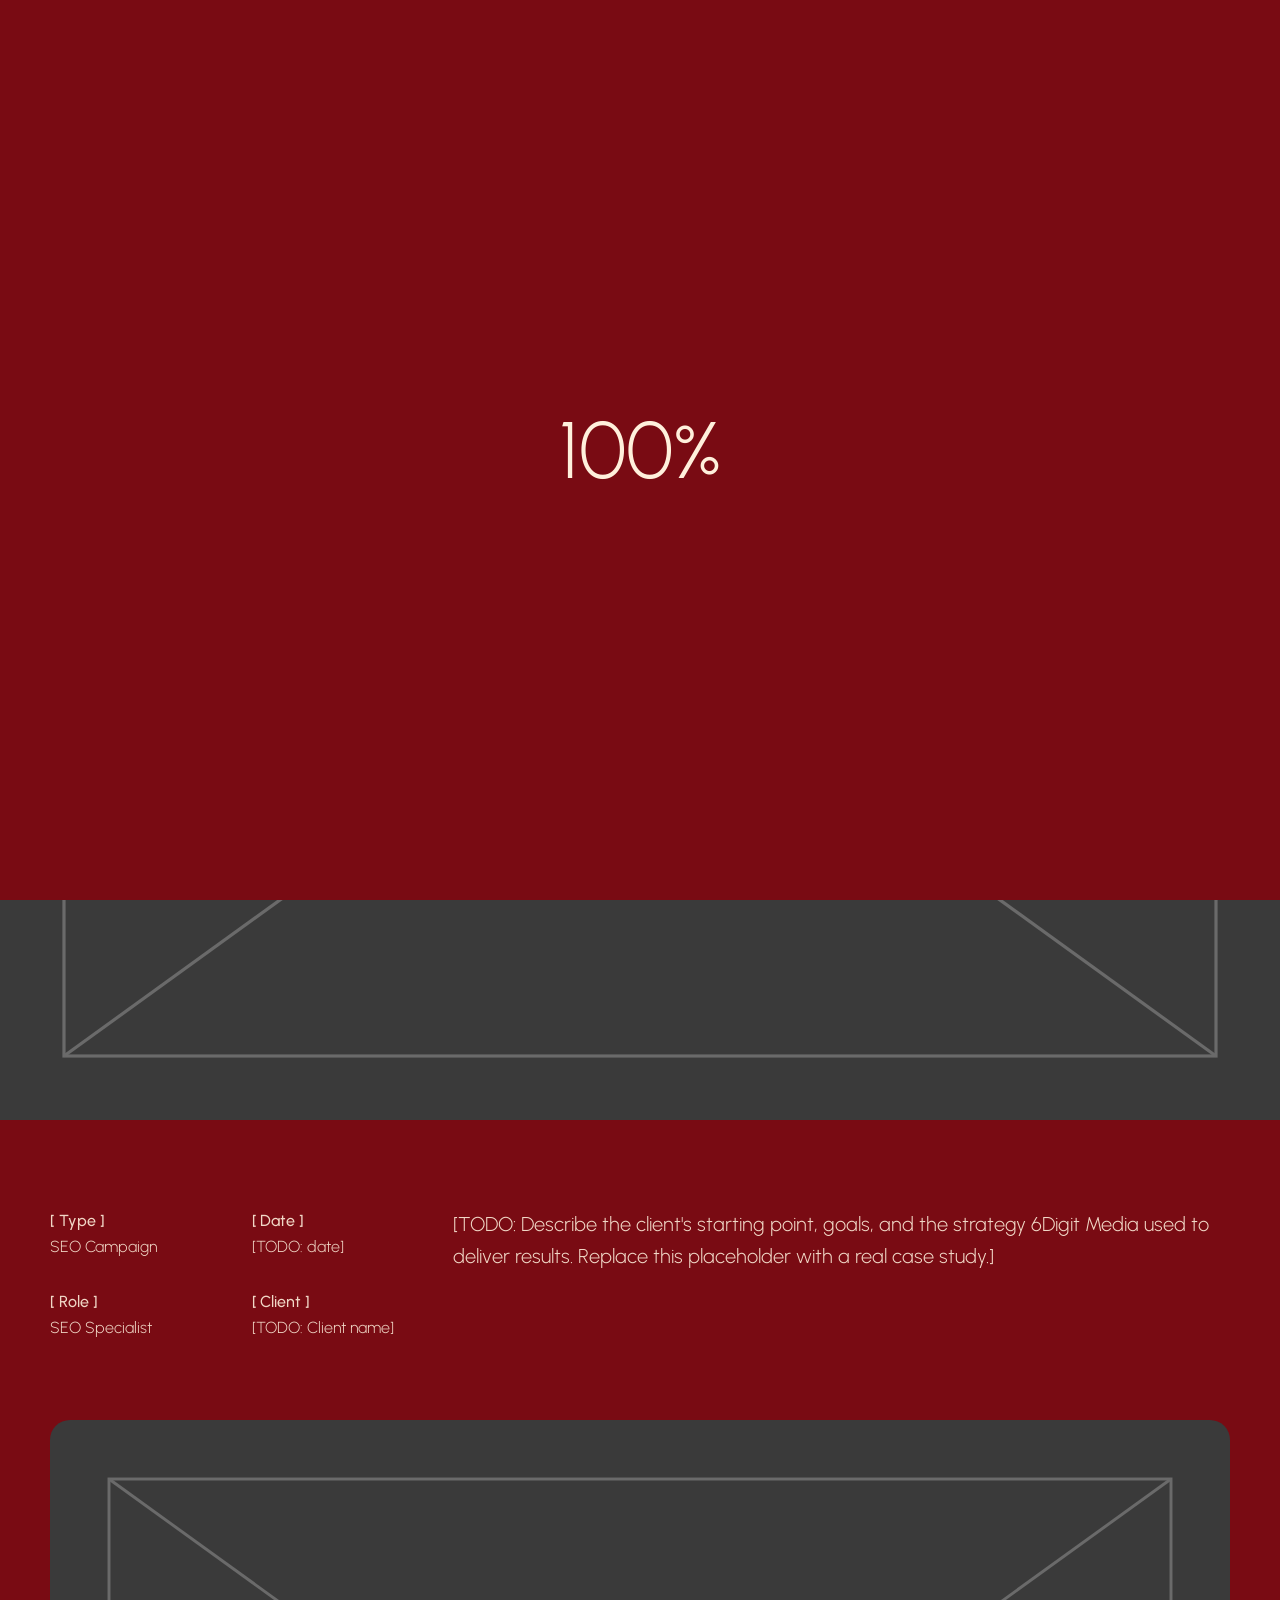
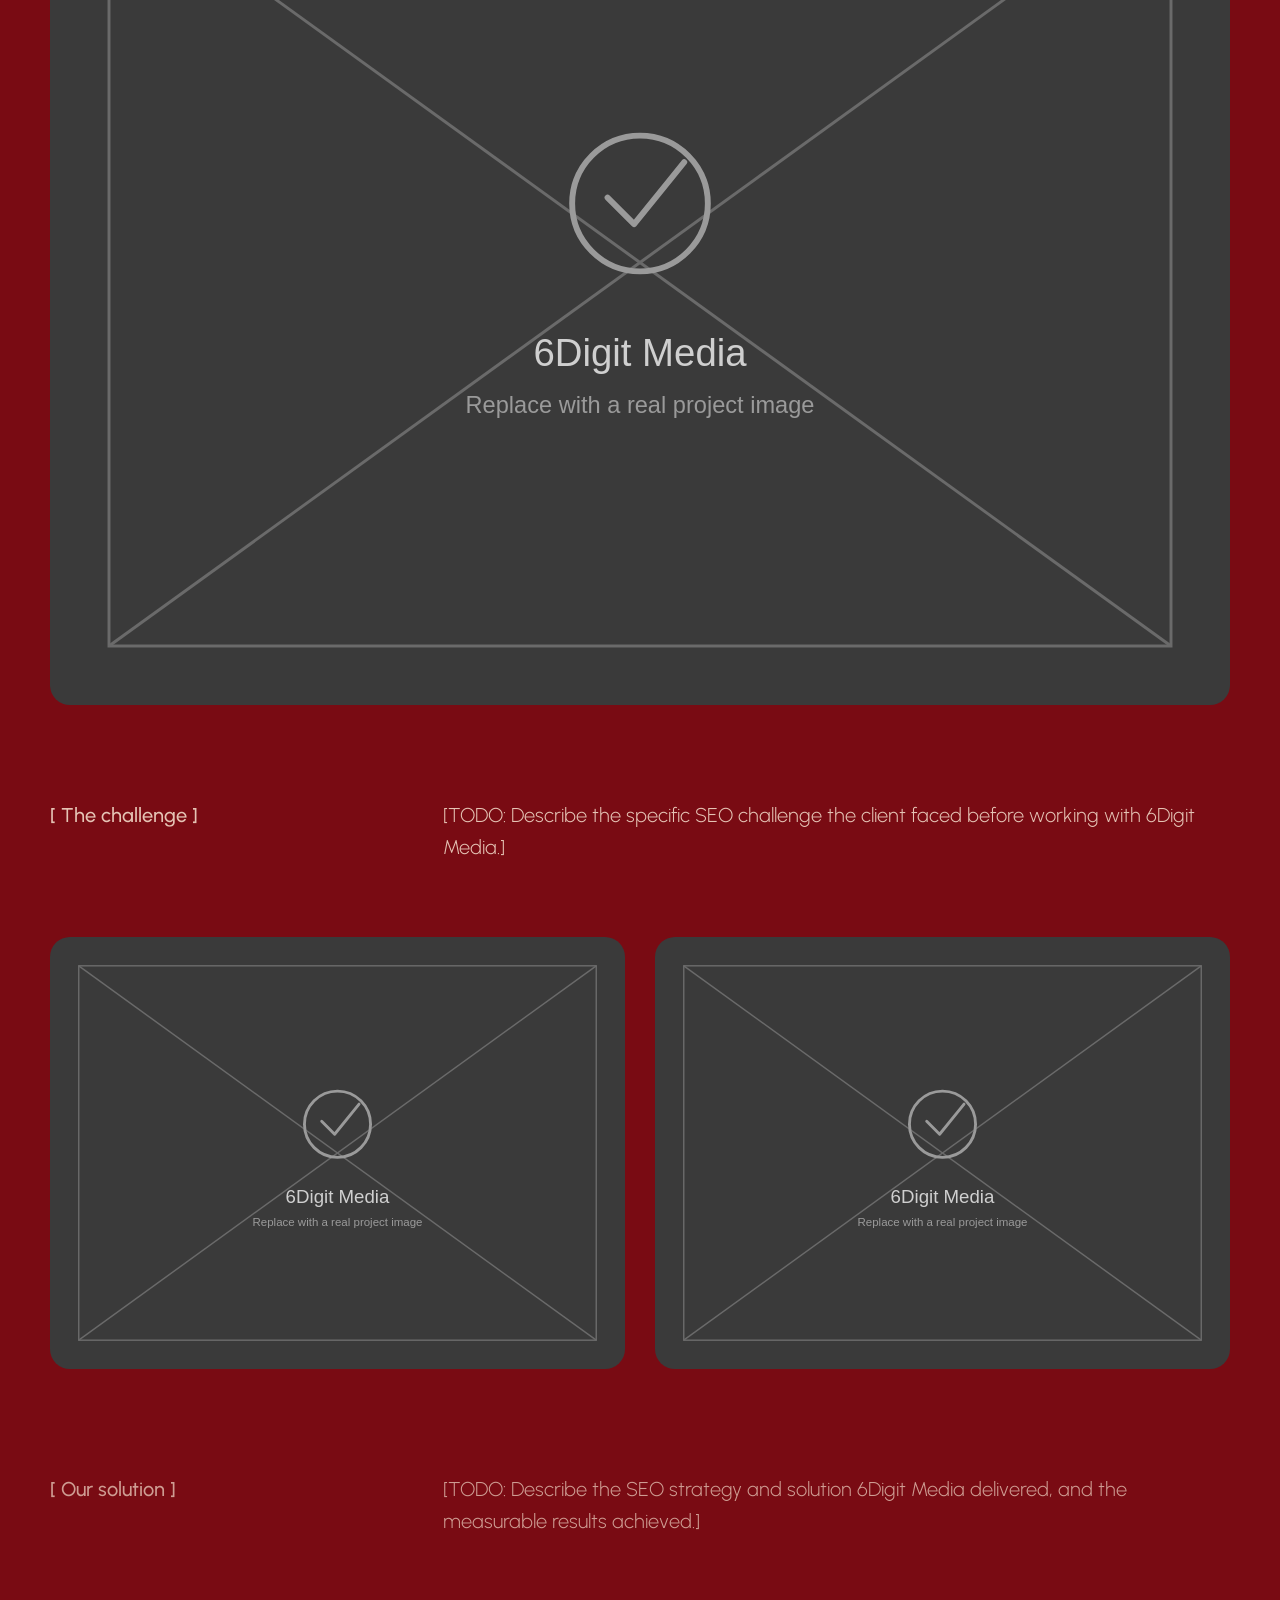
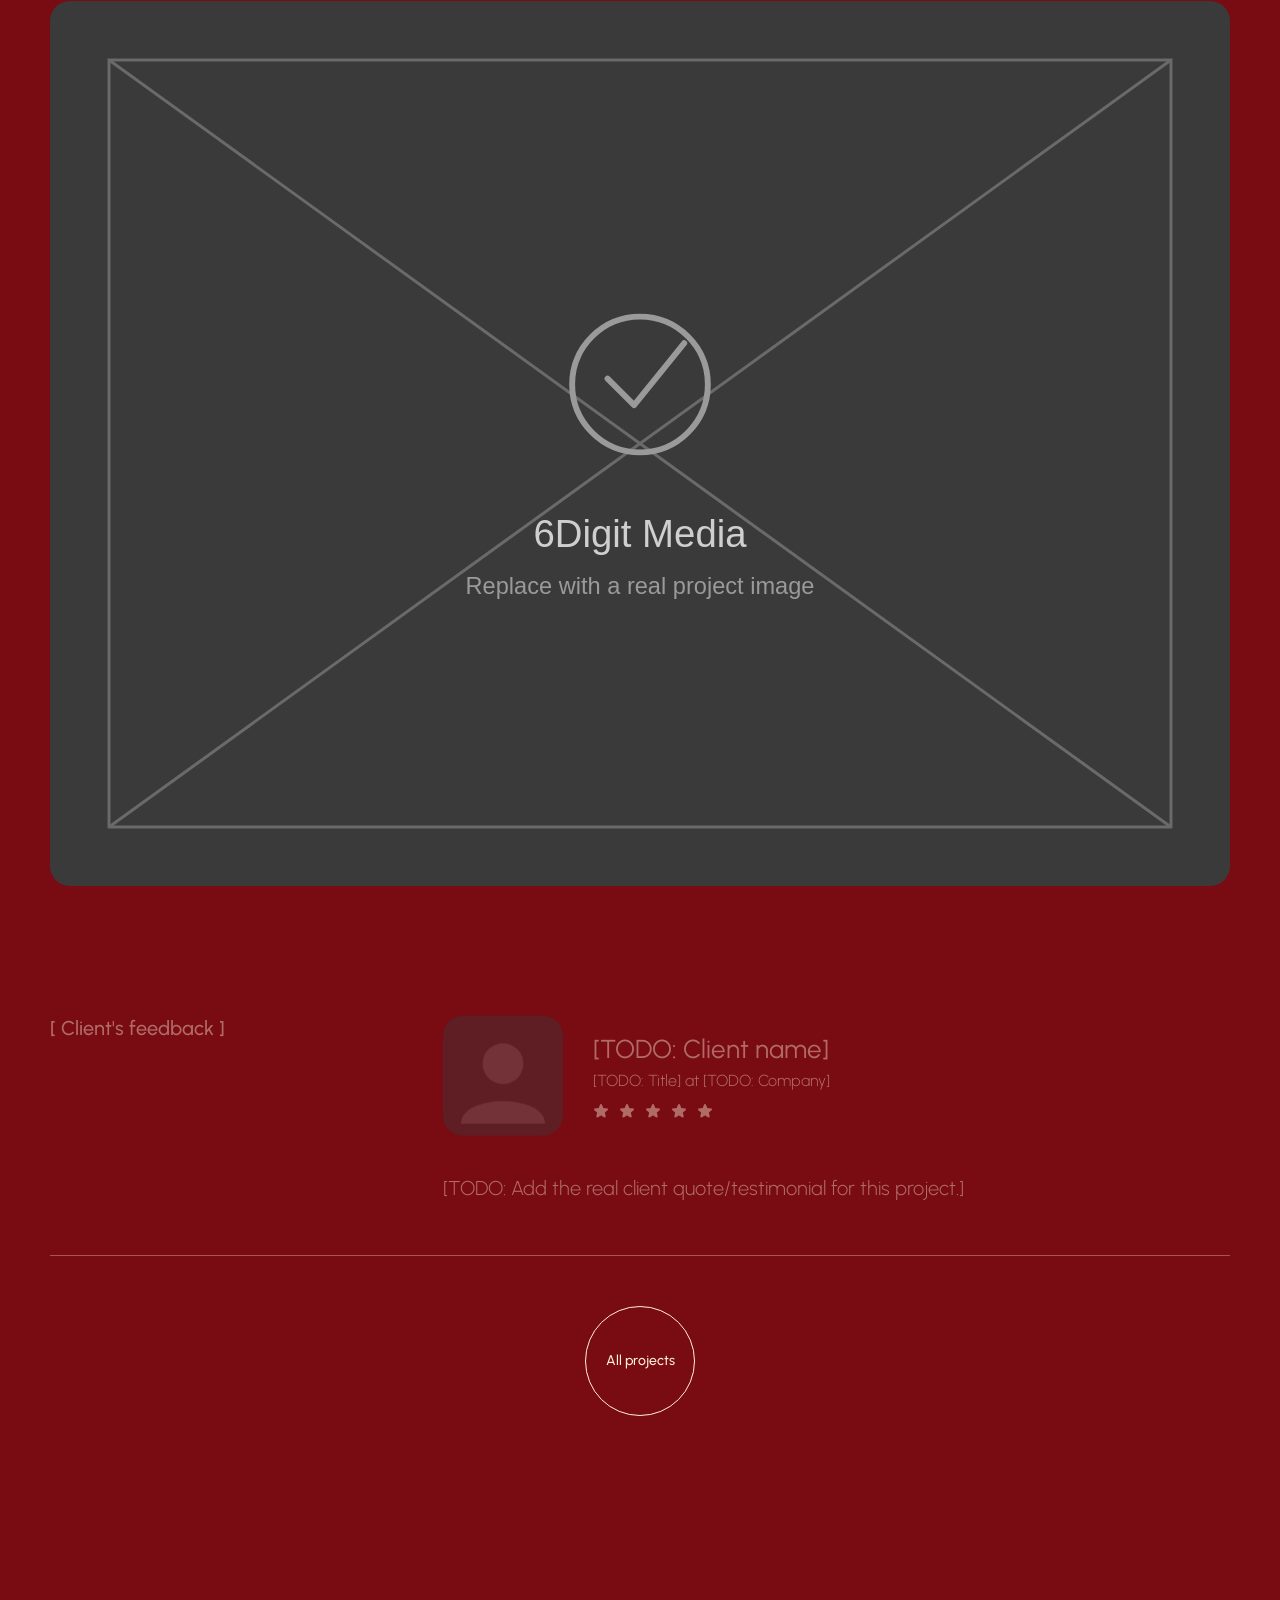
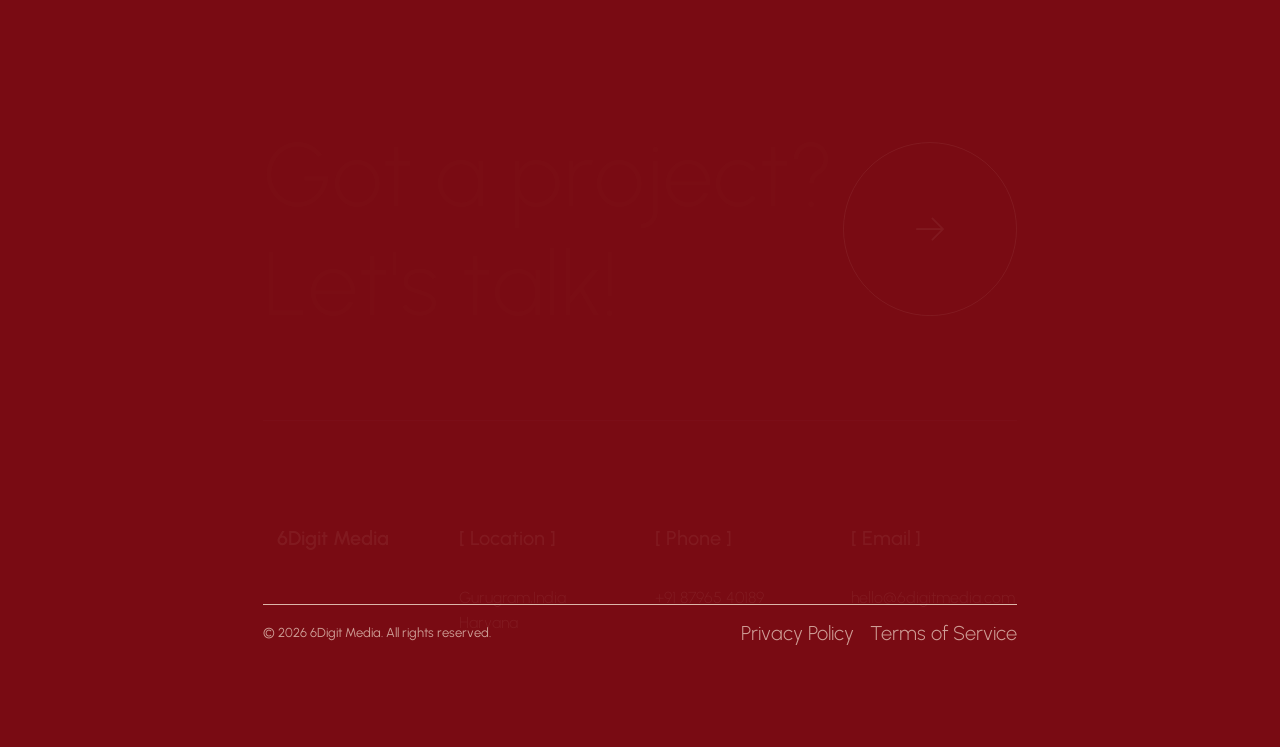
<file: project-seo-growth.html>
<!DOCTYPE html>
<html lang="en" dir="ltr">

  <head>
    <meta charset="UTF-8">

    <!-- Page Title -->
    <title>SEO Growth Campaign – 6Digit Media Case Study</title>

    <!-- Meta Tags -->
    <meta name="description" content="How 6Digit Media approaches SEO growth campaigns: organic traffic and keyword ranking growth for a client business. [TODO: replace with the real case study.]">
    <meta name="robots" content="noindex, follow"><!-- remove once the real case study is written -->
    <meta name="author" content="6Digit Media">
    <link rel="canonical" href="https://6digitmedia.com/project-seo-growth.html">

    <!-- Viewport Meta-->
    <meta http-equiv="X-UA-Compatible" content="IE=edge">
    <meta name="viewport" content="width=device-width, initial-scale=1">

    <!-- Favicon & Icons Start -->
    <link rel="icon" href="img/favicon/favicon.ico" sizes="any">
    <link rel="apple-touch-icon" href="img/favicon/apple-touch-icon.png">
    <link rel="manifest" href="img/favicon/manifest.webmanifest">
    <!-- NOTE: favicon.ico / icon.svg / apple-touch-icon.png still contain the template's original artwork.
         Regenerate these from Logo.png (e.g. via realfavicongenerator.net) and replace the files in img/favicon/. -->
    <!-- Favicon & Icons End -->

    <!-- Open Graph / Facebook Metadata Start -->
    <meta property="og:type" content="article">
    <meta property="og:image:height" content="1080">
    <meta property="og:image:width" content="1920">
    <meta property="og:site_name" content="6Digit Media">
    <meta property="og:title" content="SEO Growth Campaign – 6Digit Media Case Study">
    <meta property="og:description" content="Organic traffic and keyword ranking growth for a client business. [TODO: replace with the real case study.]">
    <meta property="og:url" content="https://6digitmedia.com/project-seo-growth.html">
    <meta property="og:image" content="https://6digitmedia.com/Logo.png">
    <!-- Open Graph / Facebook Metadata End -->

    <!-- Twitter Card Metadata Start -->
    <meta name="twitter:card" content="summary_large_image">
    <meta name="twitter:title" content="SEO Growth Campaign – 6Digit Media Case Study">
    <meta name="twitter:description" content="Organic traffic and keyword ranking growth for a client business. [TODO: replace with the real case study.]">
    <meta name="twitter:image" content="https://6digitmedia.com/Logo.png">
    <!-- Twitter Card Metadata End -->

    <!-- Structured Data (SEO + AEO/GEO) Start -->
    <script type="application/ld+json">
    {
      "@context": "https://schema.org",
      "@type": "CreativeWork",
      "name": "SEO growth campaign",
      "about": "SEO Campaign",
      "creator": { "@type": "Organization", "name": "6Digit Media", "url": "https://6digitmedia.com/" },
      "url": "https://6digitmedia.com/project-seo-growth.html"
    }
    </script>
    <script type="application/ld+json">
    {
      "@context": "https://schema.org",
      "@type": "BreadcrumbList",
      "itemListElement": [
        { "@type": "ListItem", "position": 1, "name": "Home", "item": "https://6digitmedia.com/" },
        { "@type": "ListItem", "position": 2, "name": "Projects", "item": "https://6digitmedia.com/projects.html" },
        { "@type": "ListItem", "position": 3, "name": "SEO growth campaign", "item": "https://6digitmedia.com/project-seo-growth.html" }
      ]
    }
    </script>
    <!-- Structured Data (SEO + AEO/GEO) End -->

    <!-- Template Styles Start -->
    <link rel="stylesheet" type="text/css" href="css/loaders/loader.css">
    <link rel="stylesheet" type="text/css" href="css/plugins.css">
    <link rel="stylesheet" type="text/css" href="css/main.css">
    <!-- Template Styles End -->

    <!-- Custom Browser Color Start -->
    <meta name="theme-color" media="(prefers-color-scheme: light)" content="#FFF0DC">
    <meta name="theme-color" media="(prefers-color-scheme: dark)" content="#790B13">
    <meta name="msapplication-navbutton-color" content="#790B13">
    <meta name="apple-mobile-web-app-capable" content="yes">
    <meta name="apple-mobile-web-app-status-bar-style" content="black-translucent">
    <!-- Custom Browser Color End -->
  </head>

  <body>

    <!-- Loader Start -->
    <div id="loader" class="loader">
      <div class="loader__wrapper">
        <div class="loader__content">
          <div class="loader__count">
            <span class="count__text">0</span>
            <span class="count__percent">%</span>
          </div>
        </div>
      </div>
    </div>
    <!-- Loader End -->

    <!-- Header Start -->
    <header id="header" class="header d-flex justify-content-center loading__fade">
      <!-- Navigation Menu Start -->
      <div class="header__navigation d-flex justify-content-start">
        <nav id="menu" class="menu">
          <ul class="menu__list d-flex justify-content-start">
            <li class="menu__item">
              <a class="menu__link btn" href="index.html">
                <span class="menu__caption">Home</span>
                <i class="ph ph-house-simple"></i>
              </a>
            </li>
            <li class="menu__item">
              <a class="menu__link btn" href="projects.html">
                <span class="menu__caption">Projects</span>
                <i class="ph ph-squares-four"></i>
              </a>
            </li>
            <li class="menu__item">
              <a class="menu__link btn" href="about.html">
                <span class="menu__caption">About</span>
                <i class="ph ph-user"></i>
              </a>
            </li>
            <li class="menu__item">
              <a class="menu__link btn" href="index.html#services">
                <span class="menu__caption">Services</span>
                <i class="ph ph-sticker"></i>
              </a>
            </li>
            <li class="menu__item">
              <a class="menu__link btn" href="index.html#resume">
                <span class="menu__caption">Our Process</span>
                <i class="ph ph-article"></i>
              </a>
            </li>
            <li class="menu__item">
              <a class="menu__link btn" href="contact.html">
                <span class="menu__caption">Contact</span>
                <i class="ph ph-envelope"></i>
              </a>
            </li>
          </ul>
        </nav>
      </div>
      <!-- Navigation Menu End -->
    </header>
    <!-- Header End -->

    <!-- Fixed Logo Start -->
    <div class="logo loading__fade">
      <a href="index.html" class="logo__link">
        <img class="logo__img" src="Logo.png" alt="6Digit Media" width="1920" height="1080">
      </a>
    </div>
    <!-- Fixed Logo End -->

    <!-- Page Content Start -->
    <main id="page-content" class="page-content">

      <!-- Inner Section - Project Detail - Start -->
      <section class="inner inner-grid-bottom">
        <div class="inner__wrapper">
          <div class="container-fluid p-0">
            <div class="row g-0">
              <div class="col-12">

                <div class="project">

                            <!-- Project Block - Title with Image Start -->
                            <div class="project__block no-padding no-margin project-image-bg">
                              <img class="project-image-bg__portrait" src="img/placeholders/photo-placeholder.svg" alt="6Digit Media SEO growth campaign cover placeholder — replace with a real project image" loading="lazy">
                              <img class="project-image-bg__landscape" src="img/placeholders/photo-placeholder.svg" alt="6Digit Media SEO growth campaign cover placeholder — replace with a real project image" loading="lazy">
                              <div class="project__title loading-wrap">
                                <h1 class="light loading__item">SEO growth campaign</h1>
                              </div>
                            </div>
                            <!-- Project Block - Title with Image End -->

                            <!-- Project Block - Description Start -->
                            <div class="project__block grid-block grid-items">
                              <div class="project__data">
                                <div class="container-fluid p-0">
                                  <div class="row g-0">
                                    <div class="col-12 col-xl-4">
                                      <div class="container-fluid p-0">
                                        <div class="row g-0">
                                          <!-- project data single item -->
                                          <div class="col-12 col-md-6 grid-item pdata__item">
                                            <p class="data__title tagline-chapter small type-basic-160lh animate-in-up">Type</p>
                                            <p class="data__descr small type-basic-160lh animate-in-up">SEO Campaign</p>
                                          </div>
                                          <!-- project data single item -->
                                          <div class="col-12 col-md-6 grid-item pdata__item">
                                            <p class="data__title tagline-chapter small type-basic-160lh animate-in-up">Date</p>
                                            <p class="data__descr small type-basic-160lh animate-in-up">[TODO: date]</p>
                                          </div>
                                          <!-- project data single item -->
                                          <div class="col-12 col-md-6 grid-item pdata__item">
                                            <p class="data__title tagline-chapter small type-basic-160lh animate-in-up">Role</p>
                                            <p class="data__descr small type-basic-160lh animate-in-up">SEO Specialist</p>
                                          </div>
                                          <!-- project data single item -->
                                          <div class="col-12 col-md-6 grid-item pdata__item">
                                            <p class="data__title tagline-chapter small type-basic-160lh animate-in-up">Client</p>
                                            <p class="data__descr small type-basic-160lh animate-in-up">[TODO: Client name]</p>
                                          </div>
                                        </div>
                                      </div>
                                    </div>
                                    <div class="col-12 col-xl-8 grid-item">
                                      <p class="type-basic-160lh animate-in-up">[TODO: Describe the client's starting point, goals, and the strategy 6Digit Media used to deliver results. Replace this placeholder with a real case study.]</p>
                                    </div>
                                  </div>
                                </div>
                              </div>
                            </div>
                            <!-- Project Block - Description End -->

                            <!-- Project Block - Illustration Fullwidth Start -->
                            <div class="project__block no-margin">
                              <div class="project__illustration-xl">
                                <img src="img/placeholders/photo-placeholder.svg" alt="6Digit Media SEO project image placeholder — replace with a real project image" loading="lazy">
                              </div>
                            </div>
                            <!-- Project Block - Illustration Fullwidth End -->

                            <!-- Project Block - The Challenge Start -->
                            <div class="project__block pre-grid-items">
                              <div class="project__descr">
                                <div class="container-fluid p-0">
                                  <div class="row g-0">
                                    <div class="col-12 col-xl-4">
                                      <p class="project__subtitle tagline-chapter animate-in-up">The challenge</p>
                                    </div>
                                    <div class="col-12 col-xl-8">
                                      <p class="type-basic-160lh animate-in-up">[TODO: Describe the specific SEO challenge the client faced before working with 6Digit Media.]</p>
                                    </div>
                                  </div>
                                </div>
                              </div>
                            </div>
                            <!-- Project Block - The Challenge End -->

                            <!-- Project Block - Illustrations Grid Start -->
                            <div class="project__block grid-block no-margin">
                              <div class="project__illustrations">
                                <div class="container-fluid p-0">
                                  <div class="row g-0">
                                    <div class="col-12 col-md-6 grid-item">
                                      <div class="project__illustration">
                                        <img src="img/placeholders/photo-placeholder.svg" alt="6Digit Media SEO work sample placeholder — replace with a real project image" loading="lazy">
                                      </div>
                                    </div>
                                    <div class="col-12 col-md-6 grid-item">
                                      <div class="project__illustration">
                                        <img src="img/placeholders/photo-placeholder.svg" alt="6Digit Media SEO work sample placeholder — replace with a real project image" loading="lazy">
                                      </div>
                                    </div>
                                  </div>
                                </div>
                              </div>
                            </div>
                            <!-- Project Block - Illustrations Grid End -->

                            <!-- Project Block - My Solution Start -->
                            <div class="project__block">
                              <div class="project__descr">
                                <div class="container-fluid p-0">
                                  <div class="row g-0">
                                    <div class="col-12 col-xl-4">
                                      <p class="project__subtitle tagline-chapter animate-in-up">Our solution</p>
                                    </div>
                                    <div class="col-12 col-xl-8">
                                      <p class="type-basic-160lh animate-in-up">[TODO: Describe the SEO strategy and solution 6Digit Media delivered, and the measurable results achieved.]</p>
                                    </div>
                                  </div>
                                </div>
                              </div>
                            </div>
                            <!-- Project Block - My Solution End -->

                            <!-- Project Block - Illustration Fullwidth Start -->
                            <div class="project__block no-margin">
                              <div class="project__illustration-xl">
                                <img src="img/placeholders/photo-placeholder.svg" alt="6Digit Media SEO project image placeholder — replace with a real project image" loading="lazy">
                              </div>
                            </div>
                            <!-- Project Block - Illustration Fullwidth End -->

                            <!-- Project Block - Client's Feedback Start -->
                            <div class="project__block normal-size no-margin-bottom">
                              <div class="project__descr">
                                <div class="container-fluid p-0">
                                  <div class="row g-0">
                                    <div class="col-12 col-xl-4">
                                      <p class="project__subtitle image-top-subtitle tagline-chapter animate-in-up">Client's feedback</p>
                                    </div>
                                    <div class="col-12 col-xl-8">
                                      <div class="project__feedback">
                                        <div class="feedback__fauthor d-flex">
                                          <div class="fauthor__avatar animate-in-up">
                                            <img src="img/placeholders/avatar-placeholder.svg" alt="Client photo placeholder — replace with a real client photo" loading="lazy">
                                          </div>
                                          <div class="fauthor__info d-flex flex-column justify-content-center">
                                            <h4 class="fauthor__name animate-in-up">[TODO: Client name]</h4>
                                            <p class="fauthor__position small animate-in-up">[TODO: Title] at [TODO: Company]</p>
                                            <div class="fauthor__rating d-flex animate-in-up">
                                              <i class="ph-fill ph-star"></i>
                                              <i class="ph-fill ph-star"></i>
                                              <i class="ph-fill ph-star"></i>
                                              <i class="ph-fill ph-star"></i>
                                              <i class="ph-fill ph-star"></i>
                                            </div>
                                          </div>
                                        </div>
                                        <div class="feedback__descr animate-in-up">
                                          <p class="type-basic-160lh">[TODO: Add the real client quote/testimonial for this project.]</p>
                                        </div>
                                      </div>
                                    </div>
                                  </div>
                                </div>
                              </div>
                              <!-- project divider line -->
                              <div class="project__divider"></div>
                            </div>
                            <!-- Project Block - Client's Feedback End -->

                            <!-- Project Block - Project Link Start -->
                            <div class="project__block small-size">
                              <div class="container-fluid p-0">
                                <div class="row g-0">
                                  <div class="col-12 d-flex justify-content-center">
                                    <a class="btn btn-circle-text hover-circle" href="projects.html">
                                      <em></em>
                                      <span class="btn-caption">All projects</span>
                                    </a>
                                  </div>
                                </div>
                              </div>
                            </div>
                            <!-- Project Block - Project Link End -->

                </div>

              </div>
            </div>
          </div>
        </div>
      </section>
      <!-- Inner Section - Project Detail - End -->

      <!-- Inner Section - Footer - Start -->
      <section class="inner no-padding-top">
        <div class="inner__wrapper">
          <div class="container-fluid p-0">
            <div class="row g-0">

              <div class="col-12 col-xl-2"></div>

              <div class="col-12 col-xl-8">
                <div class="inner__content">

                  <!-- Footer Start -->
                  <footer class="footer">
                    <div class="container-fluid p-0">
                      <div class="row g-0">
                        <div class="col-12">

                            <!-- Content Block - Footer Email Link Start -->
                            <div class="content__block pre-grid-items">
                              <!-- footer email link -->
                              <div class="footer__link d-flex flex-column flex-md-row justify-content-md-between align-items-md-center">
                                <div class="footer__text reveal-type animate-in-up">Got a project?<br>Let's talk!</div>
                                <div class="footer__btn animate-in-up">
                                  <a href="mailto:hello@6digitmedia.com?subject=Message%20from%20your%20site" class="btn btn-circle-icon hover-circle">
                                    <em></em>
                                    <i class="ph-light ph-arrow-right"></i>
                                  </a>
                                </div>
                              </div>
                              <!-- footer divider line -->
                              <div class="footer__divider animate-in-up"></div>
                            </div>
                            <!-- Content Block - Footer Email Link End -->

                            <!-- Content Block - Contact Data Start -->
                            <div class="content__block grid-block">
                              <div class="container-fluid p-0 contact-data">
                                <div class="row g-0">
                                  <div class="col-12 col-lg-3 contact-data__item grid-item">
                                    <a href="index.html" class="footer-logo logo-text animate-in-up">
                                      <!-- logo text -->
                                      <span>6Digit Media</span>
                                    </a>
                                  </div>
                                  <div class="col-12 col-md-4 col-lg-3 contact-data__item grid-item">
                                    <p class="contact-data__title tagline-chapter animate-in-up">Location</p>
                                    <p class="contact-data__text small type-basic-160lh">
                                      <a class="link-small-160lh animate-in-up" href="https://www.google.com/maps/search/?api=1&query=Gurugram%2C+Haryana%2C+India" target="_blank" rel="noopener noreferrer">Gurugram, Haryana<br>India</a>
                                    </p>
                                  </div>
                                  <div class="col-12 col-md-4 col-lg-3 contact-data__item grid-item">
                                    <p class="contact-data__title tagline-chapter animate-in-up">Phone</p>
                                    <p class="contact-data__text small type-basic-160lh">
                                      <a class="link-small-160lh animate-in-up" href="tel:+918796540189">+91 87965 40189</a>
                                    </p>
                                  </div>
                                  <div class="col-12 col-md-4 col-lg-3 contact-data__item grid-item">
                                    <p class="contact-data__title tagline-chapter animate-in-up">Email</p>
                                    <p class="contact-data__text small type-basic-160lh">
                                      <a class="link-small-160lh animate-in-up" href="mailto:hello@6digitmedia.com?subject=Message%20from%20your%20site">hello@6digitmedia.com</a>
                                    </p>
                                  </div>
                                </div>
                              </div>
                            </div>
                            <!-- Content Block - Contact Data End -->

                        </div>
                      </div>
                    </div>
                  </footer>
                  <!-- Footer End -->

                </div>
              </div>

              <div class="col-12 col-xl-2"></div>

            </div>
          </div>
        </div>
      </section>
      <!-- Inner Section - Footer - End -->

    </main>
    <!-- Page Content End -->

    <!-- Bottom Background Images Start -->
    <div class="bottom__background bottom-bg-02">
      <div class="bottom-bg-02__02 animate-card-2">
        <img src="img/placeholders/photo-placeholder.svg" alt="" loading="lazy">
      </div>
      <div class="bottom-bg-02__01 animate-card-2">
        <img src="img/placeholders/photo-placeholder.svg" alt="" loading="lazy">
      </div>
    </div>
    <!-- Bottom Background Images End -->

    <!-- Mobile Menu Bottom Placeholder Start -->
    <div class="header-offset"></div>
    <!-- Mobile Menu Bottom Placeholder End -->

    <!-- To Top Button Start -->
    <a href="#0" id="to-top" class="btn btn-to-top slide-up">
      <i class="ph ph-arrow-up"></i>
    </a>
    <!-- To Top Button End -->

    <!-- Root element of PhotoSwipe. Must have class pswp. -->
    <div class="pswp" tabindex="-1" role="dialog" aria-hidden="true">

      <!-- Background of PhotoSwipe.
      It's a separate element, as animating opacity is faster than rgba(). -->
      <div class="pswp__bg"></div>

      <!-- Slides wrapper with overflow:hidden. -->
      <div class="pswp__scroll-wrap">

        <!-- Container that holds slides. PhotoSwipe keeps only 3 slides in DOM to save memory. -->
        <!-- don't modify these 3 pswp__item elements, data is added later on. -->
        <div class="pswp__container">
          <div class="pswp__item"></div>
          <div class="pswp__item"></div>
          <div class="pswp__item"></div>
        </div>

        <!-- Default (PhotoSwipeUI_Default) interface on top of sliding area. Can be changed. -->
        <div class="pswp__ui pswp__ui--hidden">

          <div class="pswp__top-bar">

            <!--  Controls are self-explanatory. Order can be changed. -->

            <div class="pswp__counter"></div>

            <button class="pswp__button pswp__button--close link-s" title="Close (Esc)"></button>

            <button class="pswp__button pswp__button--share link-s" title="Share"></button>

            <button class="pswp__button pswp__button--fs link-s" title="Toggle fullscreen"></button>

            <button class="pswp__button pswp__button--zoom link-s" title="Zoom in/out"></button>

            <!-- Preloader demo http://codepen.io/dimsemenov/pen/yyBWoR -->
            <!-- element will get class pswp__preloader-active when preloader is running -->
            <div class="pswp__preloader">
              <div class="pswp__preloader__icn">
                <div class="pswp__preloader__cut">
                  <div class="pswp__preloader__donut"></div>
                </div>
              </div>
            </div>
          </div>

            <div class="pswp__share-modal pswp__share-modal--hidden pswp__single-tap">
              <div class="pswp__share-tooltip"></div>
            </div>

            <button class="pswp__button pswp__button--arrow--left link-s" title="Previous (arrow left)"></button>

            <button class="pswp__button pswp__button--arrow--right link-s" title="Next (arrow right)"></button>

            <div class="pswp__caption">
              <div class="pswp__caption__center"></div>
            </div>

        </div>

      </div>

    </div>

    <!-- Load Scripts Start -->
    <script src="js/libs.min.js"></script>
    <script src="js/gallery-init.js"></script>
    <script src="js/app.js"></script>
    <script src="js/variable-proximity.js"></script>
    <!-- Load Scripts End -->

  </body>

</html>
</file>
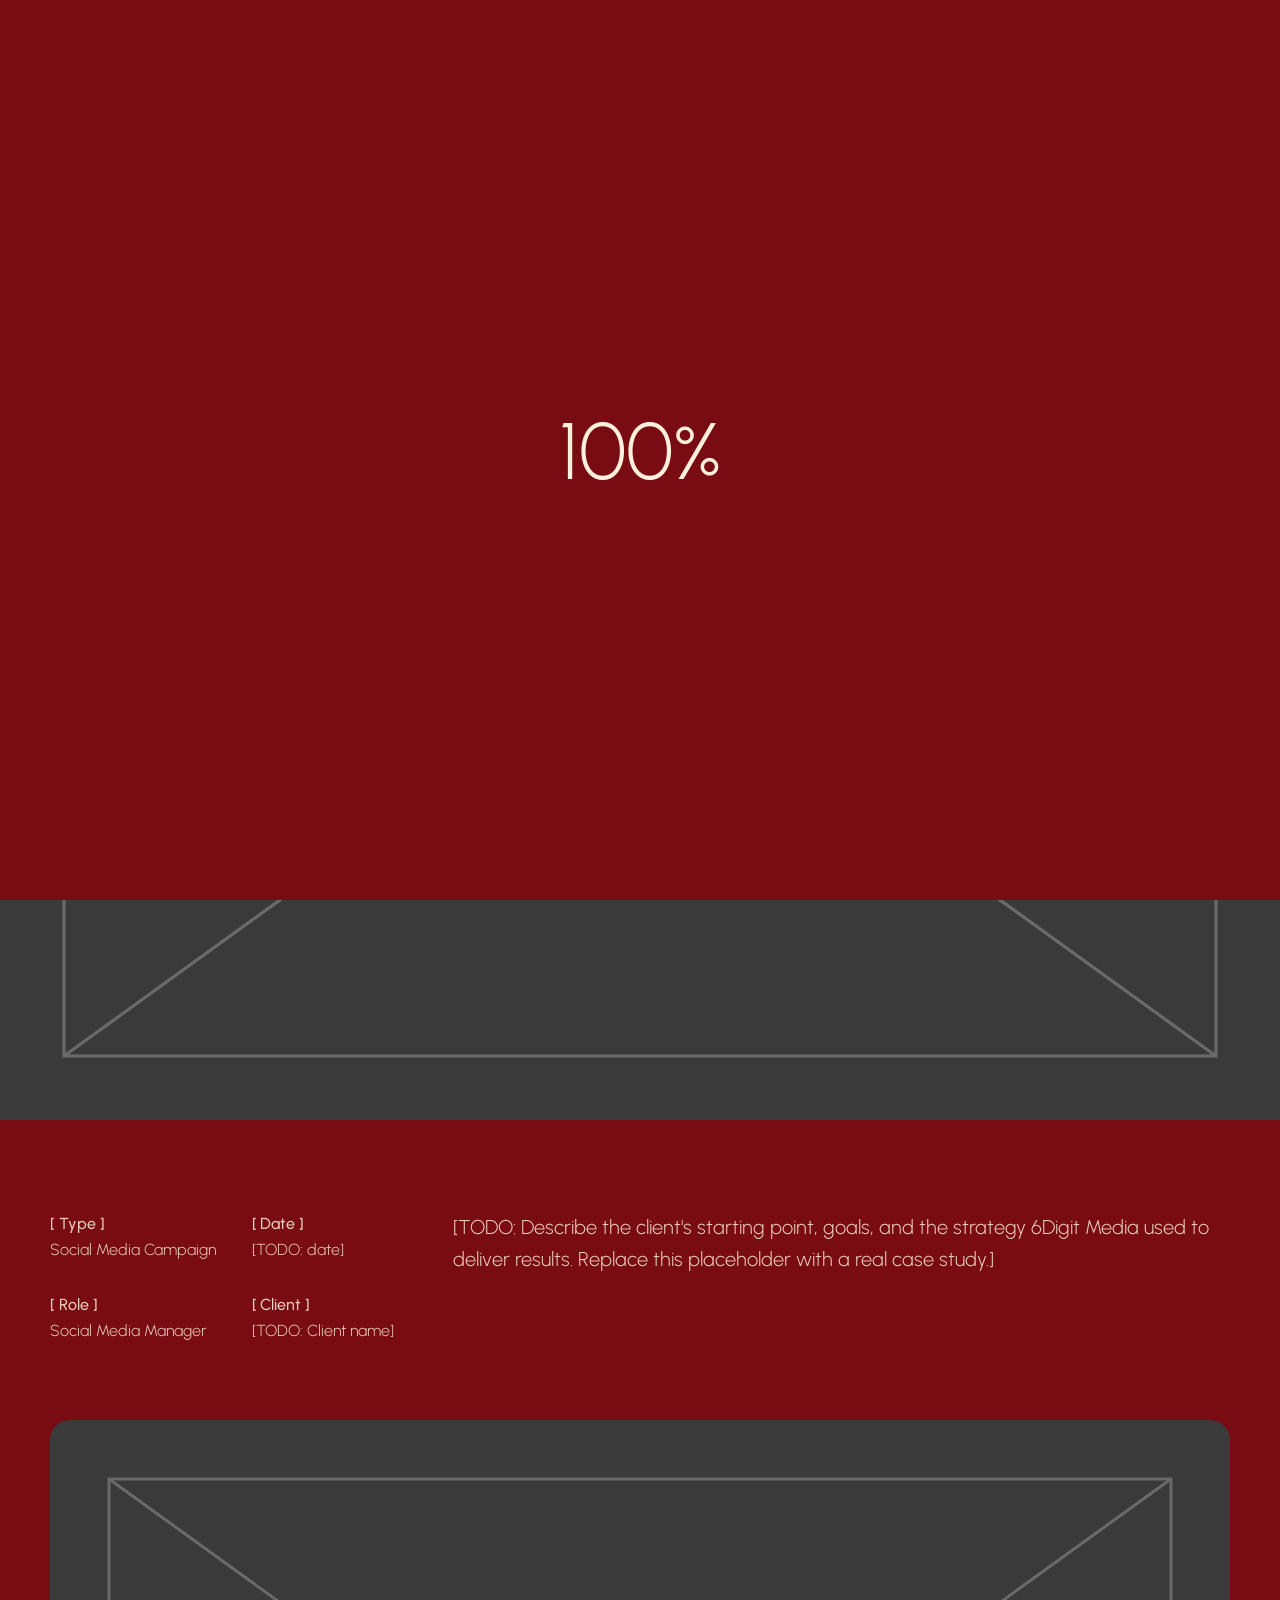
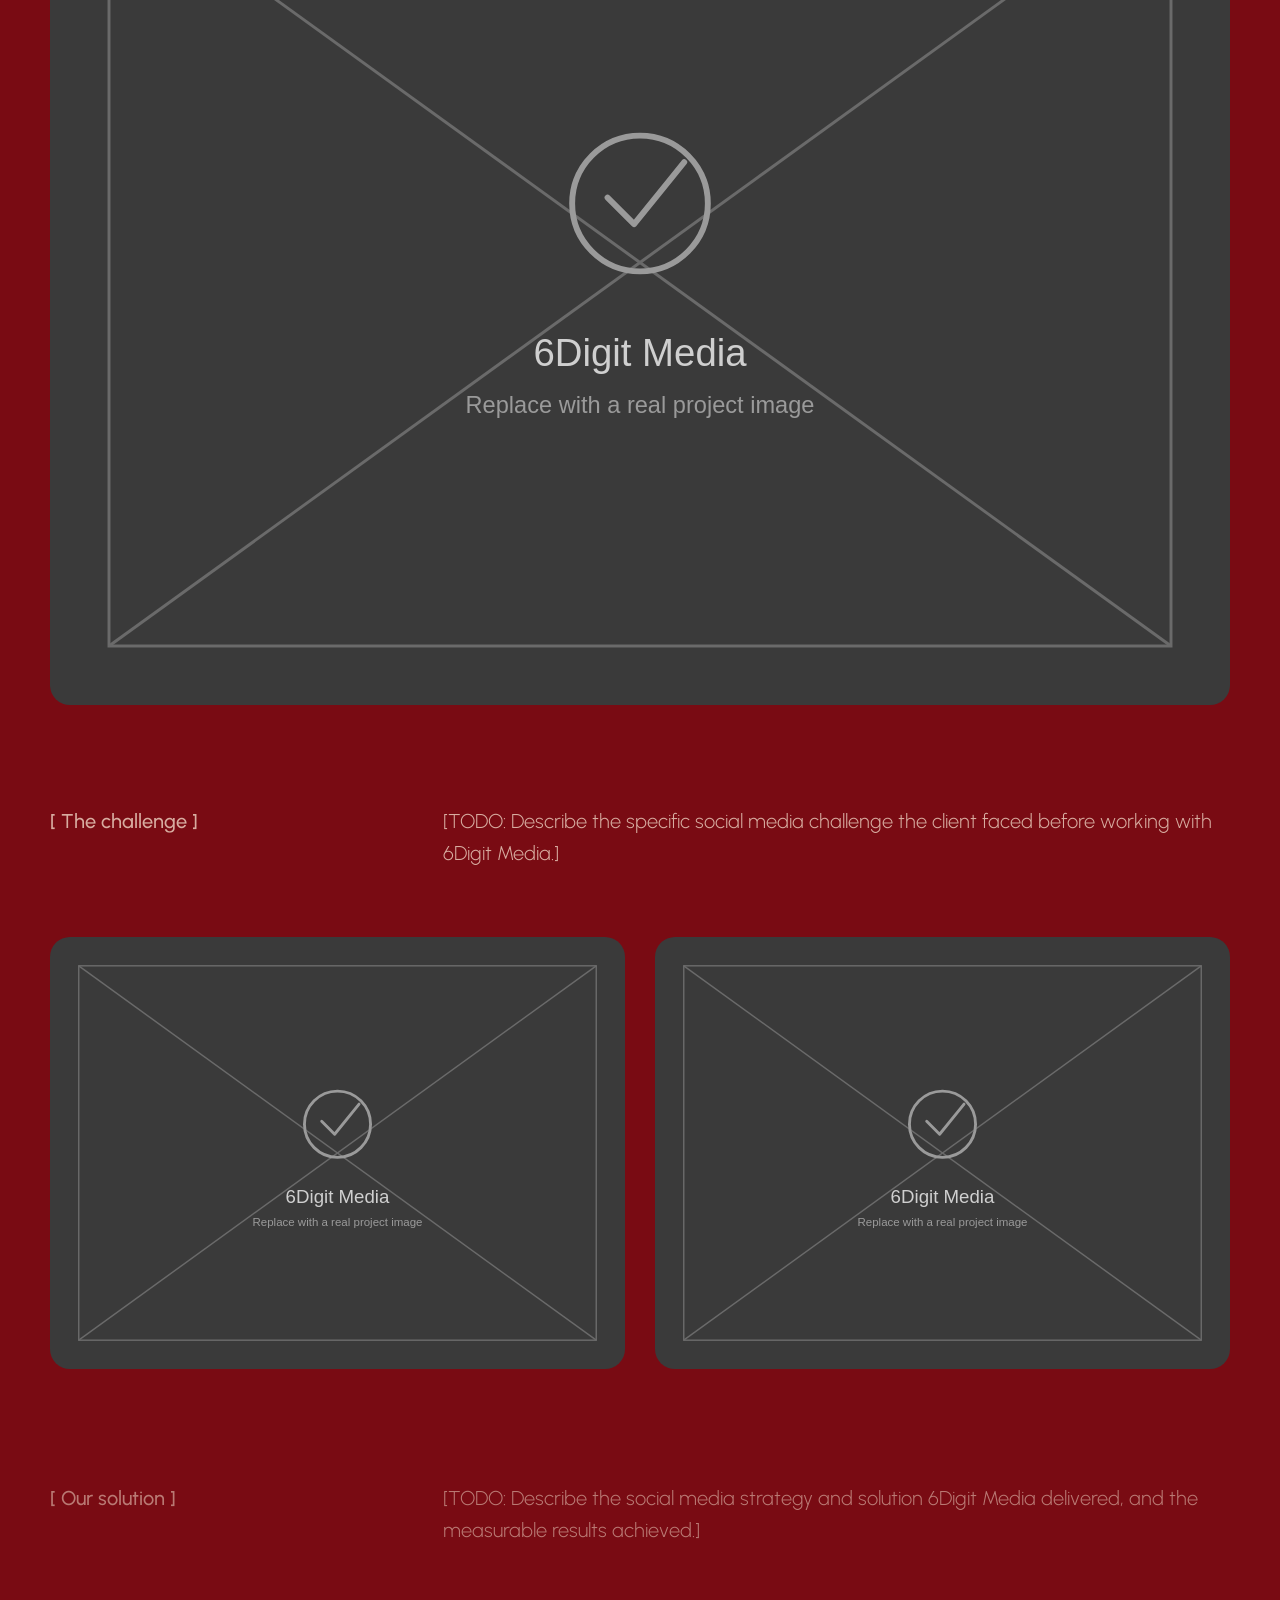
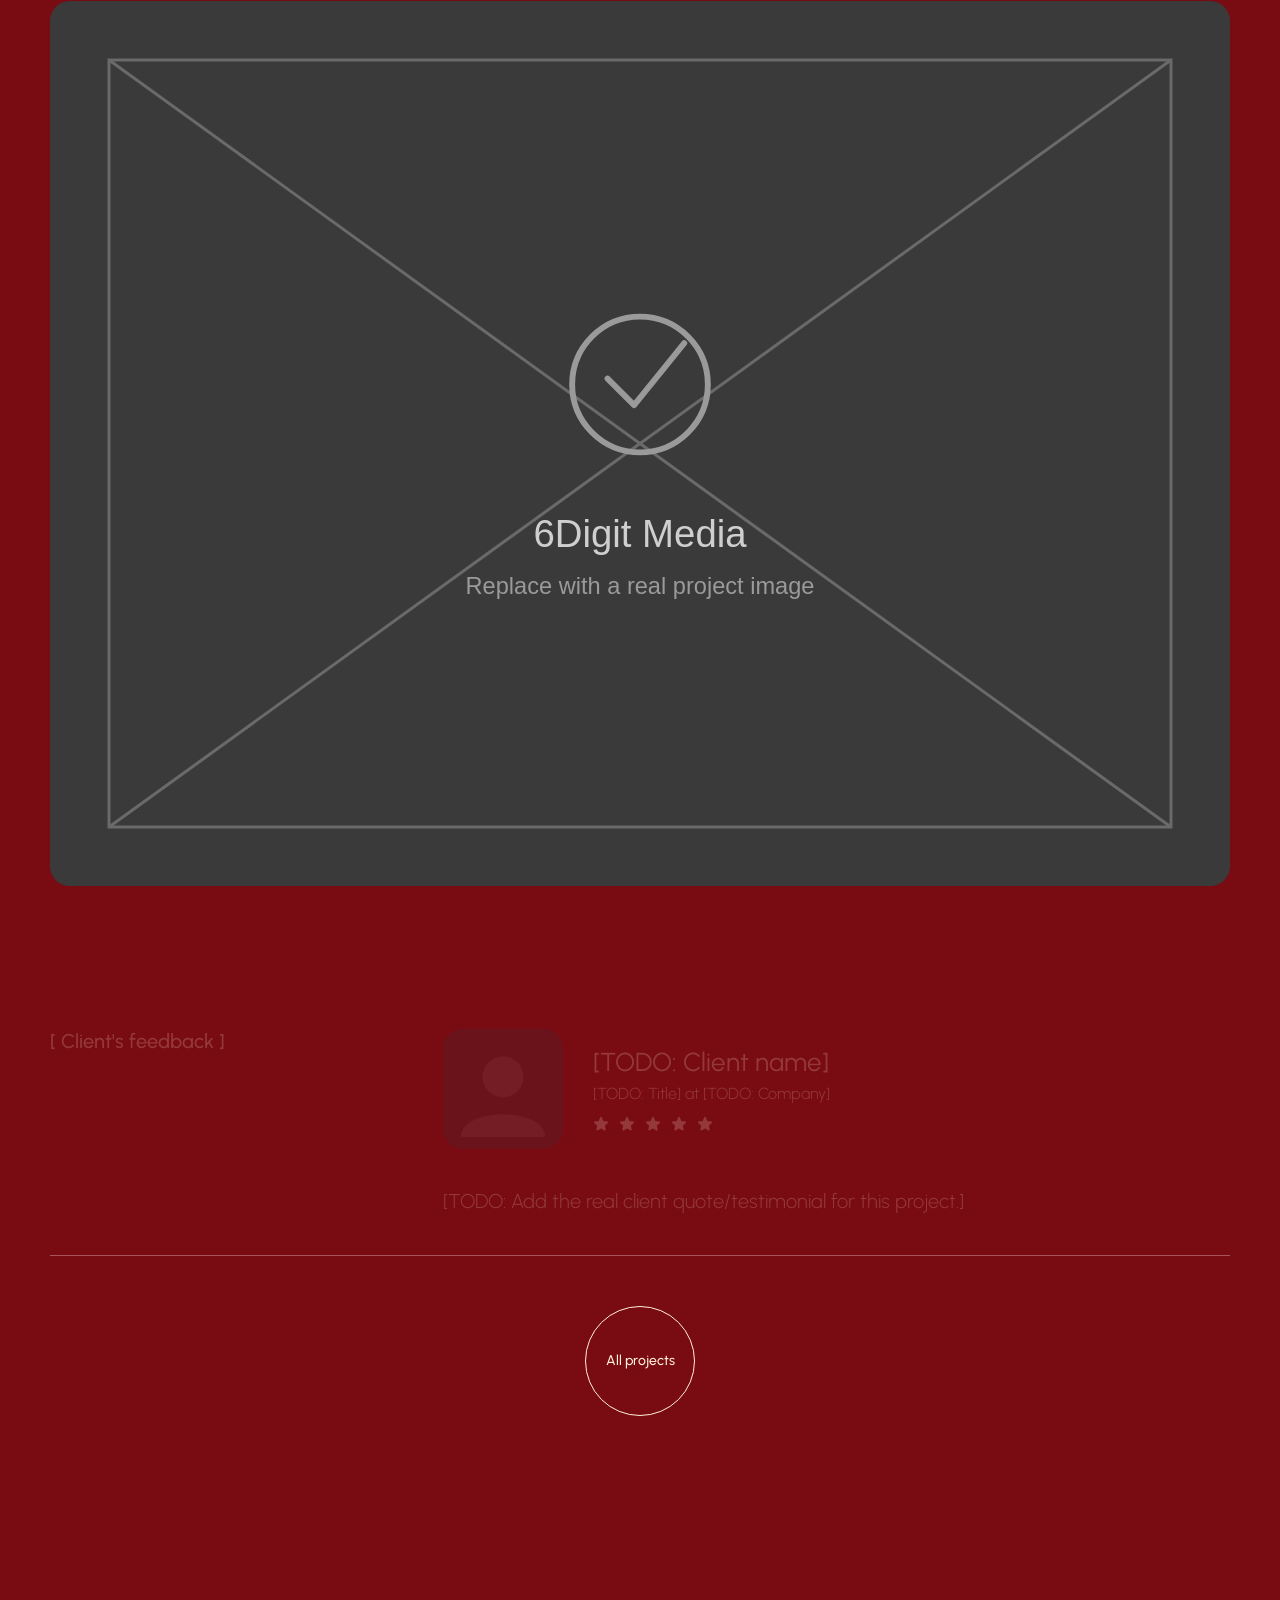
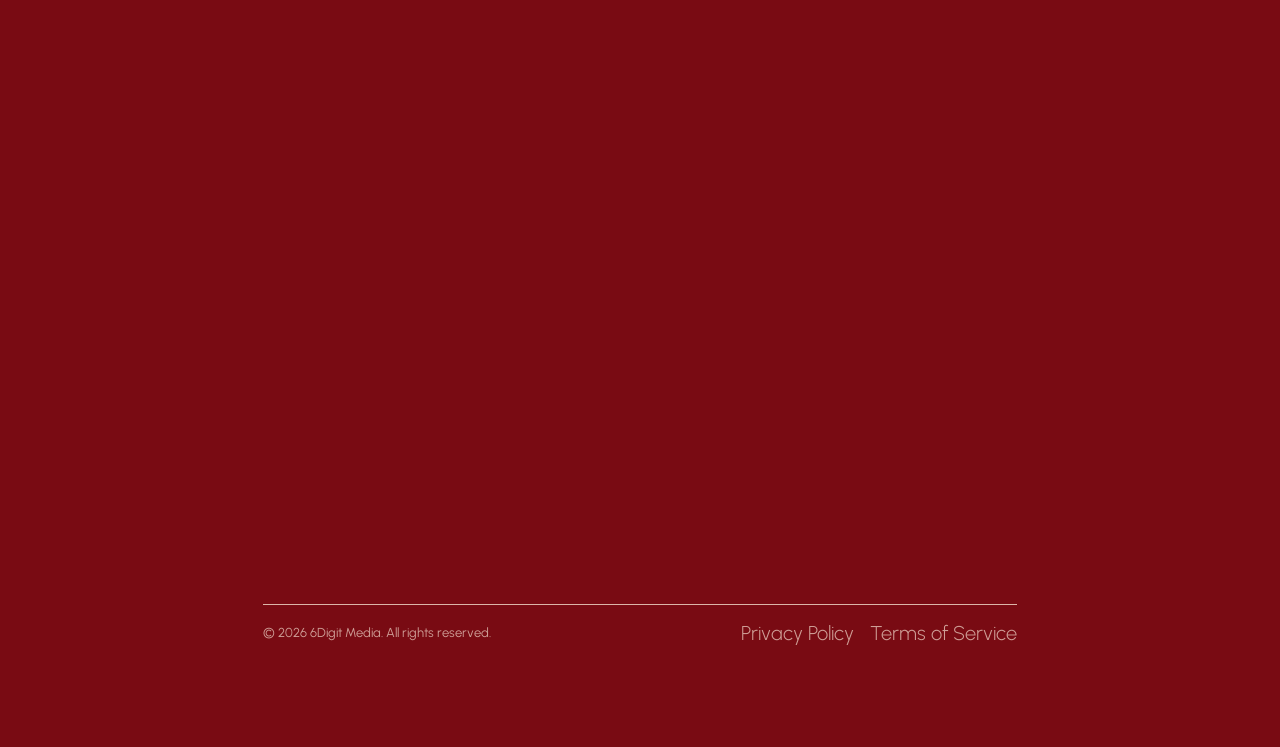
<file: project-social-media.html>
<!DOCTYPE html>
<html lang="en" dir="ltr">

  <head>
    <meta charset="UTF-8">

    <!-- Page Title -->
    <title>Social Media Growth – 6Digit Media Case Study</title>

    <!-- Meta Tags -->
    <meta name="description" content="Social media management and audience growth for a client business. [TODO: replace with the real case study.]">
    <meta name="robots" content="noindex, follow"><!-- remove once the real case study is written -->
    <meta name="author" content="6Digit Media">
    <link rel="canonical" href="https://6digitmedia.com/project-social-media.html">

    <!-- Viewport Meta-->
    <meta http-equiv="X-UA-Compatible" content="IE=edge">
    <meta name="viewport" content="width=device-width, initial-scale=1">

    <!-- Favicon & Icons Start -->
    <link rel="icon" href="img/favicon/favicon.ico" sizes="any">
    <link rel="apple-touch-icon" href="img/favicon/apple-touch-icon.png">
    <link rel="manifest" href="img/favicon/manifest.webmanifest">
    <!-- NOTE: favicon.ico / icon.svg / apple-touch-icon.png still contain the template's original artwork.
         Regenerate these from Logo.png (e.g. via realfavicongenerator.net) and replace the files in img/favicon/. -->
    <!-- Favicon & Icons End -->

    <!-- Open Graph / Facebook Metadata Start -->
    <meta property="og:type" content="article">
    <meta property="og:image:height" content="1080">
    <meta property="og:image:width" content="1920">
    <meta property="og:site_name" content="6Digit Media">
    <meta property="og:title" content="Social Media Growth – 6Digit Media Case Study">
    <meta property="og:description" content="Social media management and audience growth for a client business. [TODO: replace with the real case study.]">
    <meta property="og:url" content="https://6digitmedia.com/project-social-media.html">
    <meta property="og:image" content="https://6digitmedia.com/Logo.png">
    <!-- Open Graph / Facebook Metadata End -->

    <!-- Twitter Card Metadata Start -->
    <meta name="twitter:card" content="summary_large_image">
    <meta name="twitter:title" content="Social Media Growth – 6Digit Media Case Study">
    <meta name="twitter:description" content="Social media management and audience growth for a client business. [TODO: replace with the real case study.]">
    <meta name="twitter:image" content="https://6digitmedia.com/Logo.png">
    <!-- Twitter Card Metadata End -->

    <!-- Structured Data (SEO + AEO/GEO) Start -->
    <script type="application/ld+json">
    {
      "@context": "https://schema.org",
      "@type": "CreativeWork",
      "name": "Social media growth",
      "about": "Social Media Campaign",
      "creator": { "@type": "Organization", "name": "6Digit Media", "url": "https://6digitmedia.com/" },
      "url": "https://6digitmedia.com/project-social-media.html"
    }
    </script>
    <script type="application/ld+json">
    {
      "@context": "https://schema.org",
      "@type": "BreadcrumbList",
      "itemListElement": [
        { "@type": "ListItem", "position": 1, "name": "Home", "item": "https://6digitmedia.com/" },
        { "@type": "ListItem", "position": 2, "name": "Projects", "item": "https://6digitmedia.com/projects.html" },
        { "@type": "ListItem", "position": 3, "name": "Social media growth", "item": "https://6digitmedia.com/project-social-media.html" }
      ]
    }
    </script>
    <!-- Structured Data (SEO + AEO/GEO) End -->

    <!-- Template Styles Start -->
    <link rel="stylesheet" type="text/css" href="css/loaders/loader.css">
    <link rel="stylesheet" type="text/css" href="css/plugins.css">
    <link rel="stylesheet" type="text/css" href="css/main.css">
    <!-- Template Styles End -->

    <!-- Custom Browser Color Start -->
    <meta name="theme-color" media="(prefers-color-scheme: light)" content="#FFF0DC">
    <meta name="theme-color" media="(prefers-color-scheme: dark)" content="#790B13">
    <meta name="msapplication-navbutton-color" content="#790B13">
    <meta name="apple-mobile-web-app-capable" content="yes">
    <meta name="apple-mobile-web-app-status-bar-style" content="black-translucent">
    <!-- Custom Browser Color End -->
  </head>

  <body>

    <!-- Loader Start -->
    <div id="loader" class="loader">
      <div class="loader__wrapper">
        <div class="loader__content">
          <div class="loader__count">
            <span class="count__text">0</span>
            <span class="count__percent">%</span>
          </div>
        </div>
      </div>
    </div>
    <!-- Loader End -->

    <!-- Header Start -->
    <header id="header" class="header d-flex justify-content-center loading__fade">
      <!-- Navigation Menu Start -->
      <div class="header__navigation d-flex justify-content-start">
        <nav id="menu" class="menu">
          <ul class="menu__list d-flex justify-content-start">
            <li class="menu__item">
              <a class="menu__link btn" href="index.html">
                <span class="menu__caption">Home</span>
                <i class="ph ph-house-simple"></i>
              </a>
            </li>
            <li class="menu__item">
              <a class="menu__link btn" href="projects.html">
                <span class="menu__caption">Projects</span>
                <i class="ph ph-squares-four"></i>
              </a>
            </li>
            <li class="menu__item">
              <a class="menu__link btn" href="about.html">
                <span class="menu__caption">About</span>
                <i class="ph ph-user"></i>
              </a>
            </li>
            <li class="menu__item">
              <a class="menu__link btn" href="index.html#services">
                <span class="menu__caption">Services</span>
                <i class="ph ph-sticker"></i>
              </a>
            </li>
            <li class="menu__item">
              <a class="menu__link btn" href="index.html#resume">
                <span class="menu__caption">Our Process</span>
                <i class="ph ph-article"></i>
              </a>
            </li>
            <li class="menu__item">
              <a class="menu__link btn" href="contact.html">
                <span class="menu__caption">Contact</span>
                <i class="ph ph-envelope"></i>
              </a>
            </li>
          </ul>
        </nav>
      </div>
      <!-- Navigation Menu End -->
    </header>
    <!-- Header End -->

    <!-- Fixed Logo Start -->
    <div class="logo loading__fade">
      <a href="index.html" class="logo__link">
        <img class="logo__img" src="Logo.png" alt="6Digit Media" width="1920" height="1080">
      </a>
    </div>
    <!-- Fixed Logo End -->

    <!-- Page Content Start -->
    <main id="page-content" class="page-content">

      <!-- Inner Section - Project Detail - Start -->
      <section class="inner inner-grid-bottom">
        <div class="inner__wrapper">
          <div class="container-fluid p-0">
            <div class="row g-0">
              <div class="col-12">

                <div class="project">

                            <!-- Project Block - Title with Image Start -->
                            <div class="project__block no-padding no-margin project-image-bg">
                              <img class="project-image-bg__portrait" src="img/placeholders/photo-placeholder.svg" alt="6Digit Media Social media growth cover placeholder — replace with a real project image" loading="lazy">
                              <img class="project-image-bg__landscape" src="img/placeholders/photo-placeholder.svg" alt="6Digit Media Social media growth cover placeholder — replace with a real project image" loading="lazy">
                              <div class="project__title loading-wrap">
                                <h1 class="dark loading__item">Social media growth</h1>
                              </div>
                            </div>
                            <!-- Project Block - Title with Image End -->

                            <!-- Project Block - Description Start -->
                            <div class="project__block grid-block grid-items">
                              <div class="project__data">
                                <div class="container-fluid p-0">
                                  <div class="row g-0">
                                    <div class="col-12 col-xl-4">
                                      <div class="container-fluid p-0">
                                        <div class="row g-0">
                                          <!-- project data single item -->
                                          <div class="col-12 col-md-6 grid-item pdata__item">
                                            <p class="data__title tagline-chapter small type-basic-160lh animate-in-up">Type</p>
                                            <p class="data__descr small type-basic-160lh animate-in-up">Social Media Campaign</p>
                                          </div>
                                          <!-- project data single item -->
                                          <div class="col-12 col-md-6 grid-item pdata__item">
                                            <p class="data__title tagline-chapter small type-basic-160lh animate-in-up">Date</p>
                                            <p class="data__descr small type-basic-160lh animate-in-up">[TODO: date]</p>
                                          </div>
                                          <!-- project data single item -->
                                          <div class="col-12 col-md-6 grid-item pdata__item">
                                            <p class="data__title tagline-chapter small type-basic-160lh animate-in-up">Role</p>
                                            <p class="data__descr small type-basic-160lh animate-in-up">Social Media Manager</p>
                                          </div>
                                          <!-- project data single item -->
                                          <div class="col-12 col-md-6 grid-item pdata__item">
                                            <p class="data__title tagline-chapter small type-basic-160lh animate-in-up">Client</p>
                                            <p class="data__descr small type-basic-160lh animate-in-up">[TODO: Client name]</p>
                                          </div>
                                        </div>
                                      </div>
                                    </div>
                                    <div class="col-12 col-xl-8 grid-item">
                                      <p class="type-basic-160lh animate-in-up">[TODO: Describe the client's starting point, goals, and the strategy 6Digit Media used to deliver results. Replace this placeholder with a real case study.]</p>
                                    </div>
                                  </div>
                                </div>
                              </div>
                            </div>
                            <!-- Project Block - Description End -->

                            <!-- Project Block - Illustration Fullwidth Start -->
                            <div class="project__block no-margin">
                              <div class="project__illustration-xl">
                                <img src="img/placeholders/photo-placeholder.svg" alt="6Digit Media social media project image placeholder — replace with a real project image" loading="lazy">
                              </div>
                            </div>
                            <!-- Project Block - Illustration Fullwidth End -->

                            <!-- Project Block - The Challenge Start -->
                            <div class="project__block pre-grid-items">
                              <div class="project__descr">
                                <div class="container-fluid p-0">
                                  <div class="row g-0">
                                    <div class="col-12 col-xl-4">
                                      <p class="project__subtitle tagline-chapter animate-in-up">The challenge</p>
                                    </div>
                                    <div class="col-12 col-xl-8">
                                      <p class="type-basic-160lh animate-in-up">[TODO: Describe the specific social media challenge the client faced before working with 6Digit Media.]</p>
                                    </div>
                                  </div>
                                </div>
                              </div>
                            </div>
                            <!-- Project Block - The Challenge End -->

                            <!-- Project Block - Illustrations Grid Start -->
                            <div class="project__block grid-block no-margin">
                              <div class="project__illustrations">
                                <div class="container-fluid p-0">
                                  <div class="row g-0">
                                    <div class="col-12 col-md-6 grid-item">
                                      <div class="project__illustration">
                                        <img src="img/placeholders/photo-placeholder.svg" alt="6Digit Media social media work sample placeholder — replace with a real project image" loading="lazy">
                                      </div>
                                    </div>
                                    <div class="col-12 col-md-6 grid-item">
                                      <div class="project__illustration">
                                        <img src="img/placeholders/photo-placeholder.svg" alt="6Digit Media social media work sample placeholder — replace with a real project image" loading="lazy">
                                      </div>
                                    </div>
                                  </div>
                                </div>
                              </div>
                            </div>
                            <!-- Project Block - Illustrations Grid End -->

                            <!-- Project Block - My Solution Start -->
                            <div class="project__block">
                              <div class="project__descr">
                                <div class="container-fluid p-0">
                                  <div class="row g-0">
                                    <div class="col-12 col-xl-4">
                                      <p class="project__subtitle tagline-chapter animate-in-up">Our solution</p>
                                    </div>
                                    <div class="col-12 col-xl-8">
                                      <p class="type-basic-160lh animate-in-up">[TODO: Describe the social media strategy and solution 6Digit Media delivered, and the measurable results achieved.]</p>
                                    </div>
                                  </div>
                                </div>
                              </div>
                            </div>
                            <!-- Project Block - My Solution End -->

                            <!-- Project Block - Illustration Fullwidth Start -->
                            <div class="project__block no-margin">
                              <div class="project__illustration-xl">
                                <img src="img/placeholders/photo-placeholder.svg" alt="6Digit Media social media project image placeholder — replace with a real project image" loading="lazy">
                              </div>
                            </div>
                            <!-- Project Block - Illustration Fullwidth End -->

                            <!-- Project Block - Client's Feedback Start -->
                            <div class="project__block normal-size no-margin-bottom">
                              <div class="project__descr">
                                <div class="container-fluid p-0">
                                  <div class="row g-0">
                                    <div class="col-12 col-xl-4">
                                      <p class="project__subtitle image-top-subtitle tagline-chapter animate-in-up">Client's feedback</p>
                                    </div>
                                    <div class="col-12 col-xl-8">
                                      <div class="project__feedback">
                                        <div class="feedback__fauthor d-flex">
                                          <div class="fauthor__avatar animate-in-up">
                                            <img src="img/placeholders/avatar-placeholder.svg" alt="Client photo placeholder — replace with a real client photo" loading="lazy">
                                          </div>
                                          <div class="fauthor__info d-flex flex-column justify-content-center">
                                            <h4 class="fauthor__name animate-in-up">[TODO: Client name]</h4>
                                            <p class="fauthor__position small animate-in-up">[TODO: Title] at [TODO: Company]</p>
                                            <div class="fauthor__rating d-flex animate-in-up">
                                              <i class="ph-fill ph-star"></i>
                                              <i class="ph-fill ph-star"></i>
                                              <i class="ph-fill ph-star"></i>
                                              <i class="ph-fill ph-star"></i>
                                              <i class="ph-fill ph-star"></i>
                                            </div>
                                          </div>
                                        </div>
                                        <div class="feedback__descr animate-in-up">
                                          <p class="type-basic-160lh">[TODO: Add the real client quote/testimonial for this project.]</p>
                                        </div>
                                      </div>
                                    </div>
                                  </div>
                                </div>
                              </div>
                              <!-- project divider line -->
                              <div class="project__divider"></div>
                            </div>
                            <!-- Project Block - Client's Feedback End -->

                            <!-- Project Block - Project Link Start -->
                            <div class="project__block small-size">
                              <div class="container-fluid p-0">
                                <div class="row g-0">
                                  <div class="col-12 d-flex justify-content-center">
                                    <a class="btn btn-circle-text hover-circle" href="projects.html">
                                      <em></em>
                                      <span class="btn-caption">All projects</span>
                                    </a>
                                  </div>
                                </div>
                              </div>
                            </div>
                            <!-- Project Block - Project Link End -->

                </div>

              </div>
            </div>
          </div>
        </div>
      </section>
      <!-- Inner Section - Project Detail - End -->

      <!-- Inner Section - Footer - Start -->
      <section class="inner no-padding-top">
        <div class="inner__wrapper">
          <div class="container-fluid p-0">
            <div class="row g-0">

              <div class="col-12 col-xl-2"></div>

              <div class="col-12 col-xl-8">
                <div class="inner__content">

                  <!-- Footer Start -->
                  <footer class="footer">
                    <div class="container-fluid p-0">
                      <div class="row g-0">
                        <div class="col-12">

                            <!-- Content Block - Footer Email Link Start -->
                            <div class="content__block pre-grid-items">
                              <!-- footer email link -->
                              <div class="footer__link d-flex flex-column flex-md-row justify-content-md-between align-items-md-center">
                                <div class="footer__text reveal-type animate-in-up">Got a project?<br>Let's talk!</div>
                                <div class="footer__btn animate-in-up">
                                  <a href="mailto:hello@6digitmedia.com?subject=Message%20from%20your%20site" class="btn btn-circle-icon hover-circle">
                                    <em></em>
                                    <i class="ph-light ph-arrow-right"></i>
                                  </a>
                                </div>
                              </div>
                              <!-- footer divider line -->
                              <div class="footer__divider animate-in-up"></div>
                            </div>
                            <!-- Content Block - Footer Email Link End -->

                            <!-- Content Block - Contact Data Start -->
                            <div class="content__block grid-block">
                              <div class="container-fluid p-0 contact-data">
                                <div class="row g-0">
                                  <div class="col-12 col-lg-3 contact-data__item grid-item">
                                    <a href="index.html" class="footer-logo logo-text animate-in-up">
                                      <!-- logo text -->
                                      <span>6Digit Media</span>
                                    </a>
                                  </div>
                                  <div class="col-12 col-md-4 col-lg-3 contact-data__item grid-item">
                                    <p class="contact-data__title tagline-chapter animate-in-up">Location</p>
                                    <p class="contact-data__text small type-basic-160lh">
                                      <a class="link-small-160lh animate-in-up" href="https://www.google.com/maps/search/?api=1&query=Gurugram%2C+Haryana%2C+India" target="_blank" rel="noopener noreferrer">Gurugram, Haryana<br>India</a>
                                    </p>
                                  </div>
                                  <div class="col-12 col-md-4 col-lg-3 contact-data__item grid-item">
                                    <p class="contact-data__title tagline-chapter animate-in-up">Phone</p>
                                    <p class="contact-data__text small type-basic-160lh">
                                      <a class="link-small-160lh animate-in-up" href="tel:+918796540189">+91 87965 40189</a>
                                    </p>
                                  </div>
                                  <div class="col-12 col-md-4 col-lg-3 contact-data__item grid-item">
                                    <p class="contact-data__title tagline-chapter animate-in-up">Email</p>
                                    <p class="contact-data__text small type-basic-160lh">
                                      <a class="link-small-160lh animate-in-up" href="mailto:hello@6digitmedia.com?subject=Message%20from%20your%20site">hello@6digitmedia.com</a>
                                    </p>
                                  </div>
                                </div>
                              </div>
                            </div>
                            <!-- Content Block - Contact Data End -->

                        </div>
                      </div>
                    </div>
                  </footer>
                  <!-- Footer End -->

                </div>
              </div>

              <div class="col-12 col-xl-2"></div>

            </div>
          </div>
        </div>
      </section>
      <!-- Inner Section - Footer - End -->

    </main>
    <!-- Page Content End -->

    <!-- Bottom Background Images Start -->
    <div class="bottom__background bottom-bg-02">
      <div class="bottom-bg-02__02 animate-card-2">
        <img src="img/placeholders/photo-placeholder.svg" alt="" loading="lazy">
      </div>
      <div class="bottom-bg-02__01 animate-card-2">
        <img src="img/placeholders/photo-placeholder.svg" alt="" loading="lazy">
      </div>
    </div>
    <!-- Bottom Background Images End -->

    <!-- Mobile Menu Bottom Placeholder Start -->
    <div class="header-offset"></div>
    <!-- Mobile Menu Bottom Placeholder End -->

    <!-- To Top Button Start -->
    <a href="#0" id="to-top" class="btn btn-to-top slide-up">
      <i class="ph ph-arrow-up"></i>
    </a>
    <!-- To Top Button End -->

    <!-- Root element of PhotoSwipe. Must have class pswp. -->
    <div class="pswp" tabindex="-1" role="dialog" aria-hidden="true">

      <!-- Background of PhotoSwipe.
      It's a separate element, as animating opacity is faster than rgba(). -->
      <div class="pswp__bg"></div>

      <!-- Slides wrapper with overflow:hidden. -->
      <div class="pswp__scroll-wrap">

        <!-- Container that holds slides. PhotoSwipe keeps only 3 slides in DOM to save memory. -->
        <!-- don't modify these 3 pswp__item elements, data is added later on. -->
        <div class="pswp__container">
          <div class="pswp__item"></div>
          <div class="pswp__item"></div>
          <div class="pswp__item"></div>
        </div>

        <!-- Default (PhotoSwipeUI_Default) interface on top of sliding area. Can be changed. -->
        <div class="pswp__ui pswp__ui--hidden">

          <div class="pswp__top-bar">

            <!--  Controls are self-explanatory. Order can be changed. -->

            <div class="pswp__counter"></div>

            <button class="pswp__button pswp__button--close link-s" title="Close (Esc)"></button>

            <button class="pswp__button pswp__button--share link-s" title="Share"></button>

            <button class="pswp__button pswp__button--fs link-s" title="Toggle fullscreen"></button>

            <button class="pswp__button pswp__button--zoom link-s" title="Zoom in/out"></button>

            <!-- Preloader demo http://codepen.io/dimsemenov/pen/yyBWoR -->
            <!-- element will get class pswp__preloader-active when preloader is running -->
            <div class="pswp__preloader">
              <div class="pswp__preloader__icn">
                <div class="pswp__preloader__cut">
                  <div class="pswp__preloader__donut"></div>
                </div>
              </div>
            </div>
          </div>

            <div class="pswp__share-modal pswp__share-modal--hidden pswp__single-tap">
              <div class="pswp__share-tooltip"></div>
            </div>

            <button class="pswp__button pswp__button--arrow--left link-s" title="Previous (arrow left)"></button>

            <button class="pswp__button pswp__button--arrow--right link-s" title="Next (arrow right)"></button>

            <div class="pswp__caption">
              <div class="pswp__caption__center"></div>
            </div>

        </div>

      </div>

    </div>

    <!-- Load Scripts Start -->
    <script src="js/libs.min.js"></script>
    <script src="js/gallery-init.js"></script>
    <script src="js/app.js"></script>
    <script src="js/variable-proximity.js"></script>
    <!-- Load Scripts End -->

  </body>

</html>
</file>
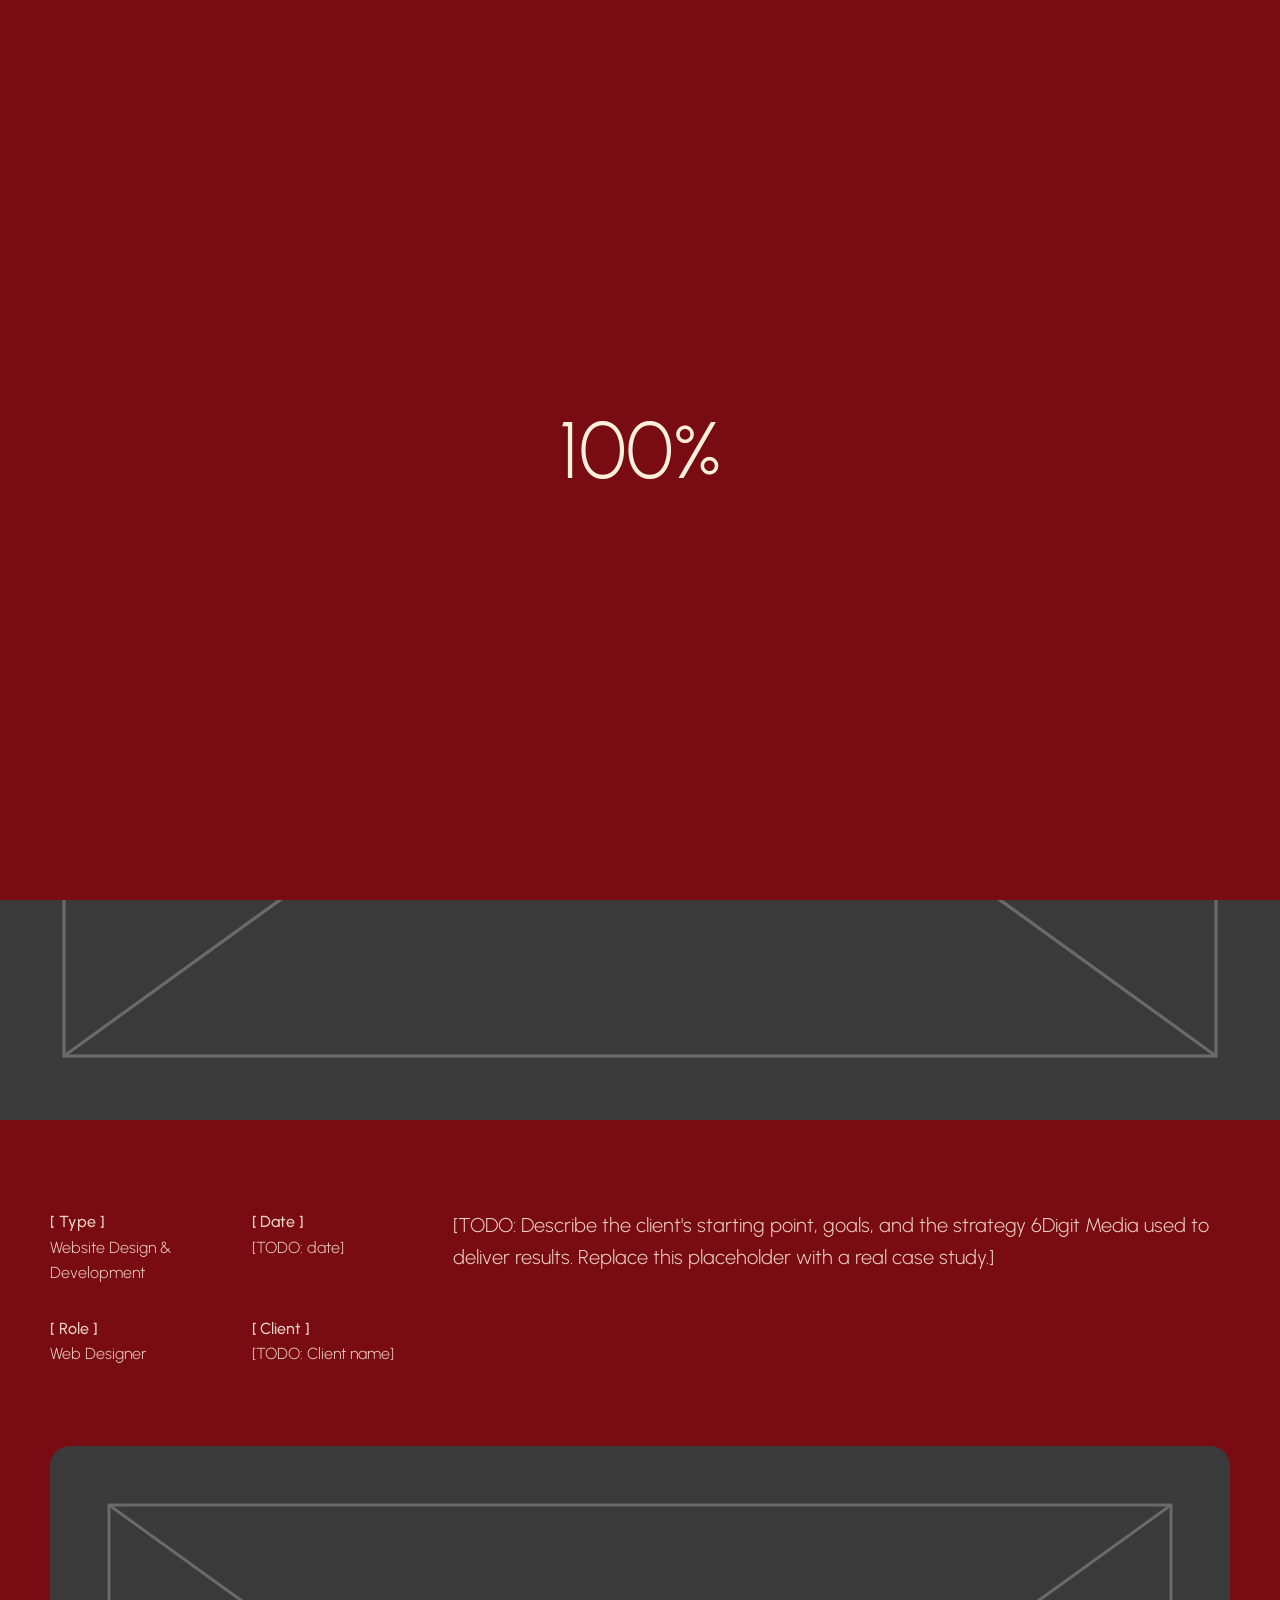
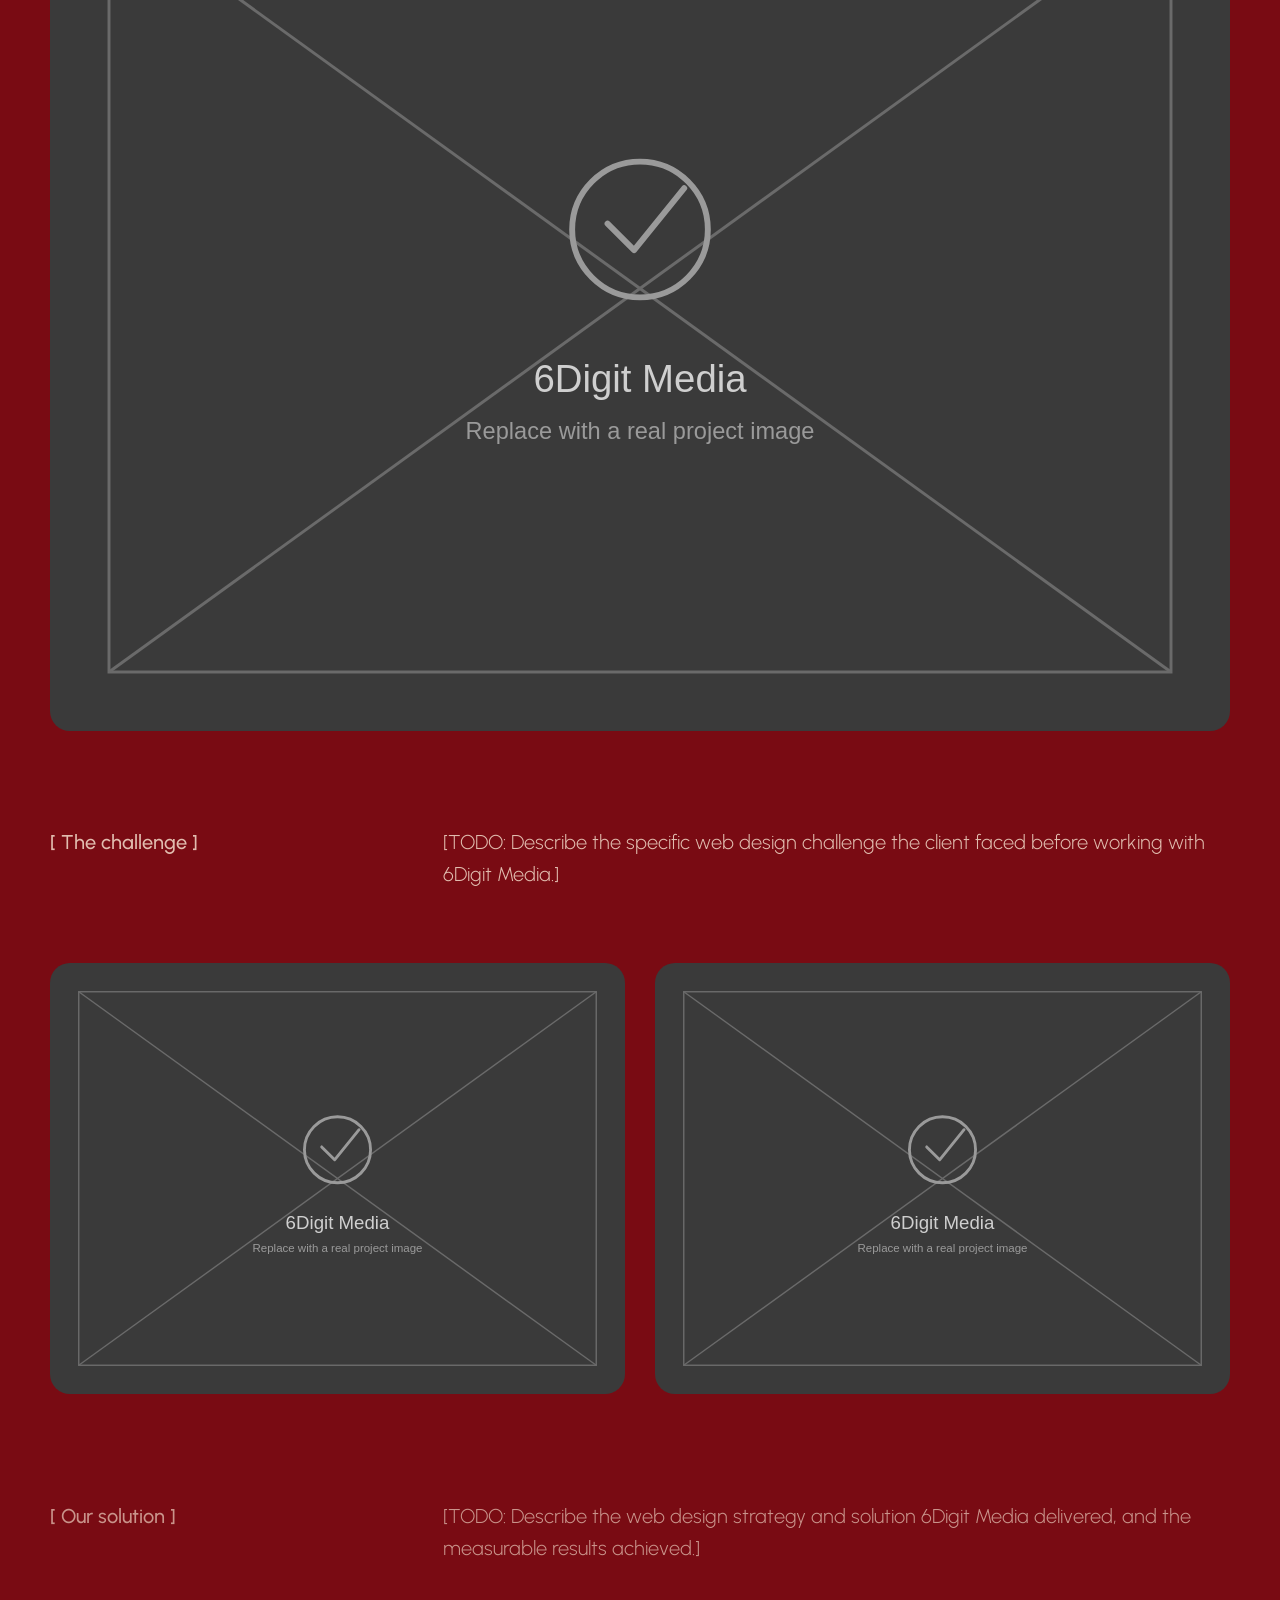
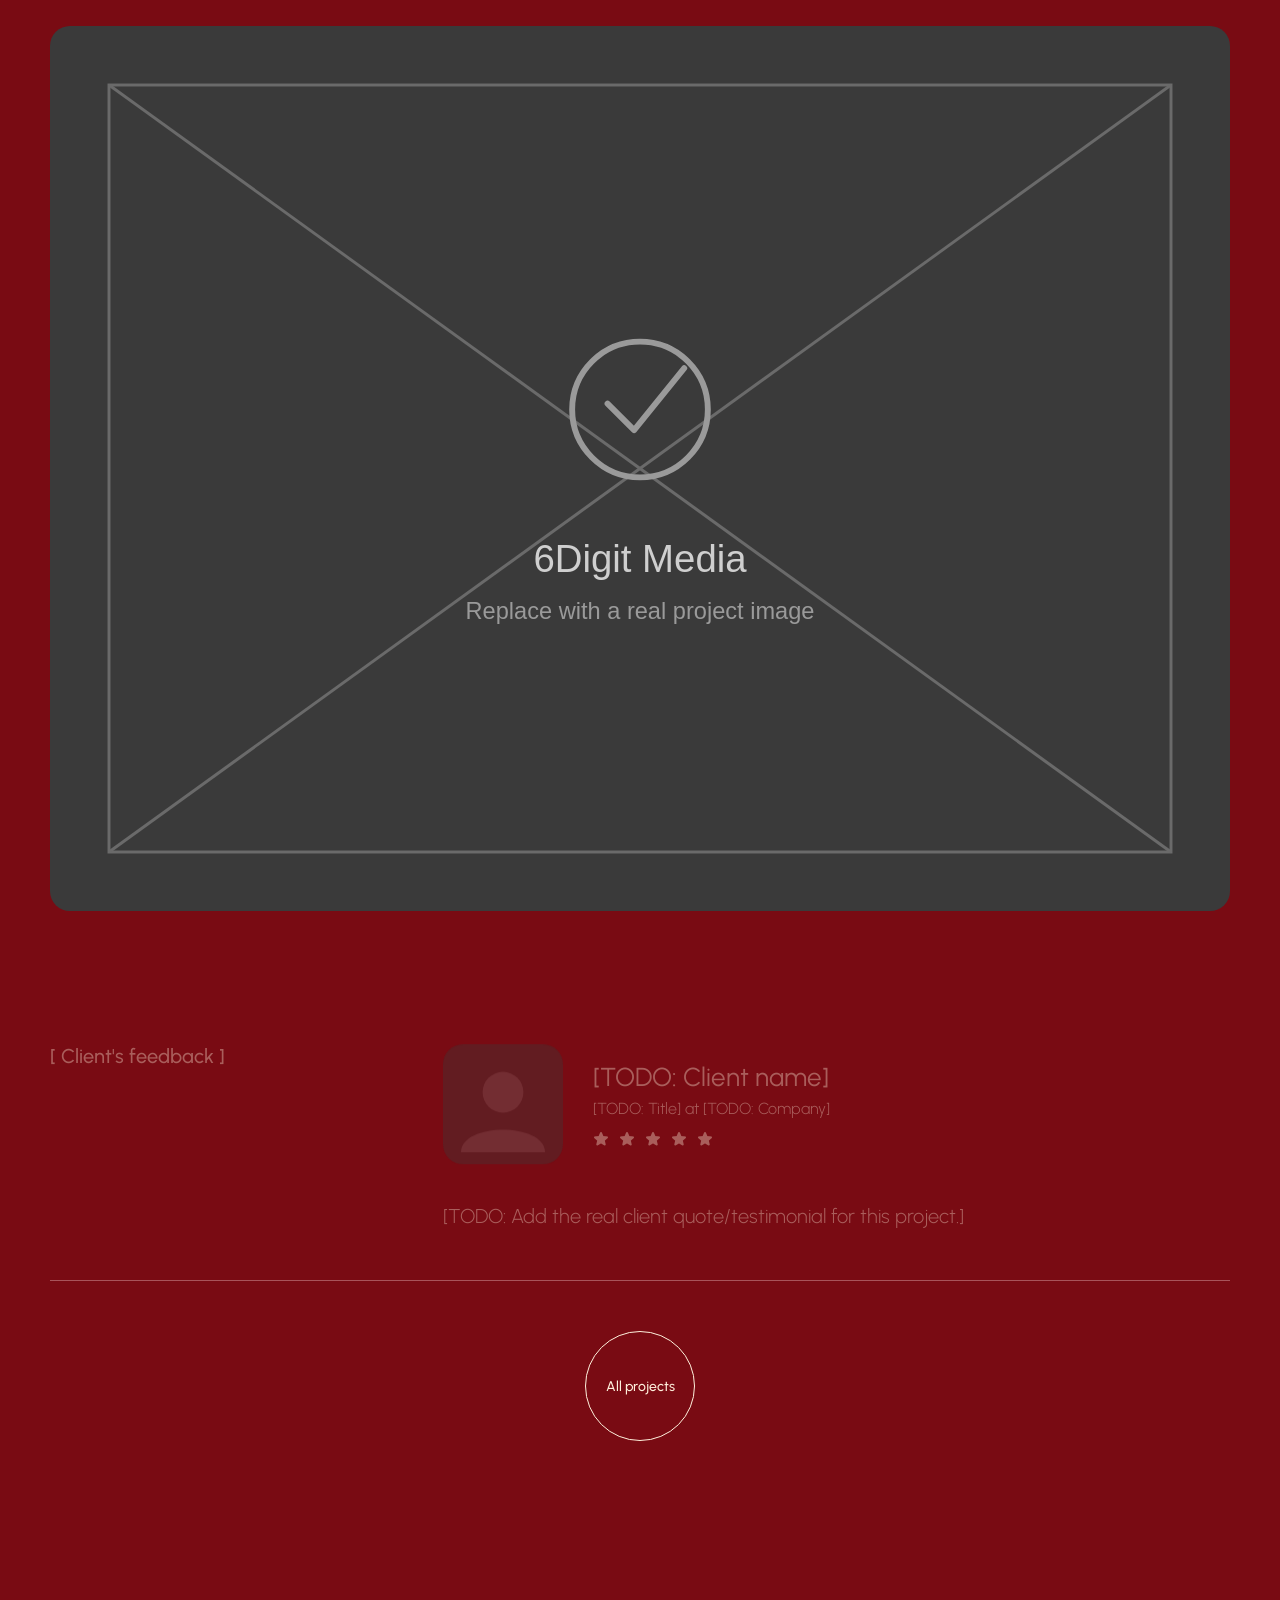
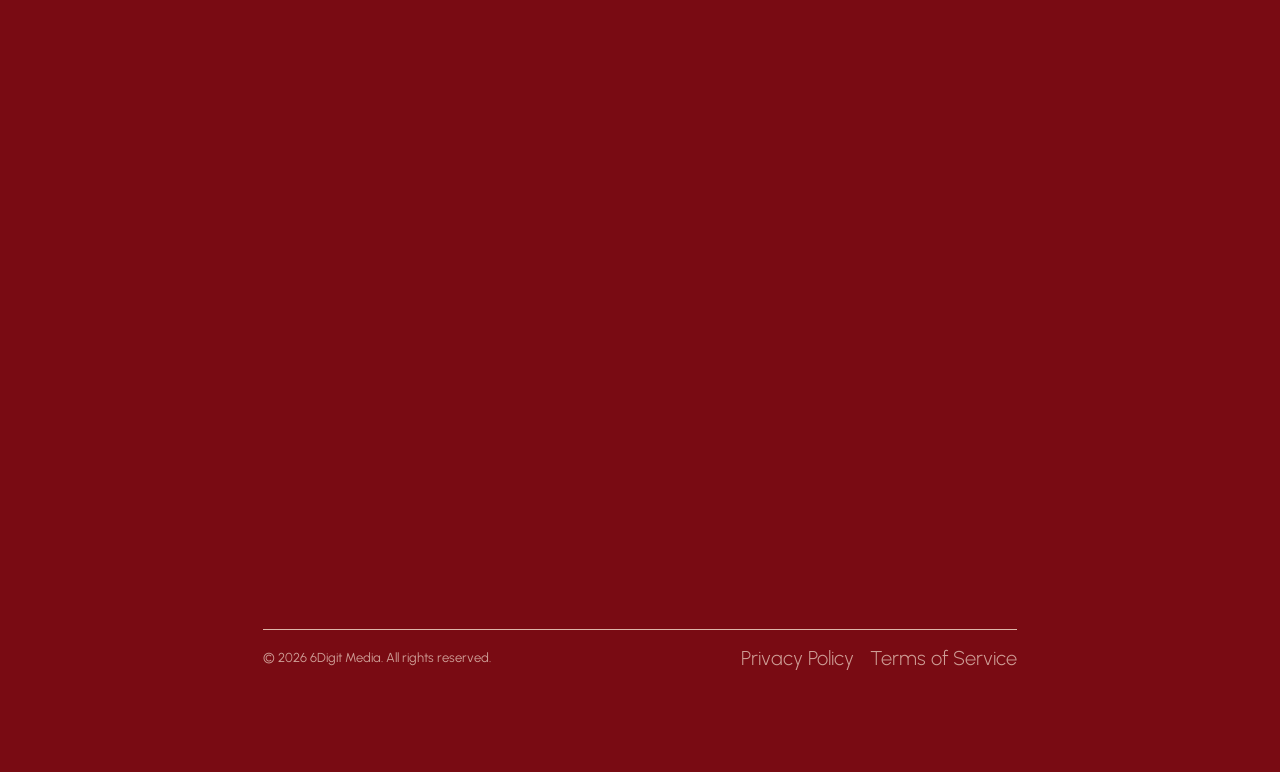
<file: project-web-design.html>
<!DOCTYPE html>
<html lang="en" dir="ltr">

  <head>
    <meta charset="UTF-8">

    <!-- Page Title -->
    <title>Website Redesign – 6Digit Media Case Study</title>

    <!-- Meta Tags -->
    <meta name="description" content="Web design &amp; development project for a client business. [TODO: replace with the real case study.]">
    <meta name="robots" content="noindex, follow"><!-- remove once the real case study is written -->
    <meta name="author" content="6Digit Media">
    <link rel="canonical" href="https://6digitmedia.com/project-web-design.html">

    <!-- Viewport Meta-->
    <meta http-equiv="X-UA-Compatible" content="IE=edge">
    <meta name="viewport" content="width=device-width, initial-scale=1">

    <!-- Favicon & Icons Start -->
    <link rel="icon" href="img/favicon/favicon.ico" sizes="any">
    <link rel="apple-touch-icon" href="img/favicon/apple-touch-icon.png">
    <link rel="manifest" href="img/favicon/manifest.webmanifest">
    <!-- NOTE: favicon.ico / icon.svg / apple-touch-icon.png still contain the template's original artwork.
         Regenerate these from Logo.png (e.g. via realfavicongenerator.net) and replace the files in img/favicon/. -->
    <!-- Favicon & Icons End -->

    <!-- Open Graph / Facebook Metadata Start -->
    <meta property="og:type" content="article">
    <meta property="og:image:height" content="1080">
    <meta property="og:image:width" content="1920">
    <meta property="og:site_name" content="6Digit Media">
    <meta property="og:title" content="Website Redesign – 6Digit Media Case Study">
    <meta property="og:description" content="Web design & development project for a client business. [TODO: replace with the real case study.]">
    <meta property="og:url" content="https://6digitmedia.com/project-web-design.html">
    <meta property="og:image" content="https://6digitmedia.com/Logo.png">
    <!-- Open Graph / Facebook Metadata End -->

    <!-- Twitter Card Metadata Start -->
    <meta name="twitter:card" content="summary_large_image">
    <meta name="twitter:title" content="Website Redesign – 6Digit Media Case Study">
    <meta name="twitter:description" content="Web design & development project for a client business. [TODO: replace with the real case study.]">
    <meta name="twitter:image" content="https://6digitmedia.com/Logo.png">
    <!-- Twitter Card Metadata End -->

    <!-- Structured Data (SEO + AEO/GEO) Start -->
    <script type="application/ld+json">
    {
      "@context": "https://schema.org",
      "@type": "CreativeWork",
      "name": "Website redesign",
      "about": "Website Design & Development",
      "creator": { "@type": "Organization", "name": "6Digit Media", "url": "https://6digitmedia.com/" },
      "url": "https://6digitmedia.com/project-web-design.html"
    }
    </script>
    <script type="application/ld+json">
    {
      "@context": "https://schema.org",
      "@type": "BreadcrumbList",
      "itemListElement": [
        { "@type": "ListItem", "position": 1, "name": "Home", "item": "https://6digitmedia.com/" },
        { "@type": "ListItem", "position": 2, "name": "Projects", "item": "https://6digitmedia.com/projects.html" },
        { "@type": "ListItem", "position": 3, "name": "Website redesign", "item": "https://6digitmedia.com/project-web-design.html" }
      ]
    }
    </script>
    <!-- Structured Data (SEO + AEO/GEO) End -->

    <!-- Template Styles Start -->
    <link rel="stylesheet" type="text/css" href="css/loaders/loader.css">
    <link rel="stylesheet" type="text/css" href="css/plugins.css">
    <link rel="stylesheet" type="text/css" href="css/main.css">
    <!-- Template Styles End -->

    <!-- Custom Browser Color Start -->
    <meta name="theme-color" media="(prefers-color-scheme: light)" content="#FFF0DC">
    <meta name="theme-color" media="(prefers-color-scheme: dark)" content="#790B13">
    <meta name="msapplication-navbutton-color" content="#790B13">
    <meta name="apple-mobile-web-app-capable" content="yes">
    <meta name="apple-mobile-web-app-status-bar-style" content="black-translucent">
    <!-- Custom Browser Color End -->
  </head>

  <body>

    <!-- Loader Start -->
    <div id="loader" class="loader">
      <div class="loader__wrapper">
        <div class="loader__content">
          <div class="loader__count">
            <span class="count__text">0</span>
            <span class="count__percent">%</span>
          </div>
        </div>
      </div>
    </div>
    <!-- Loader End -->

    <!-- Header Start -->
    <header id="header" class="header d-flex justify-content-center loading__fade">
      <!-- Navigation Menu Start -->
      <div class="header__navigation d-flex justify-content-start">
        <nav id="menu" class="menu">
          <ul class="menu__list d-flex justify-content-start">
            <li class="menu__item">
              <a class="menu__link btn" href="index.html">
                <span class="menu__caption">Home</span>
                <i class="ph ph-house-simple"></i>
              </a>
            </li>
            <li class="menu__item">
              <a class="menu__link btn" href="projects.html">
                <span class="menu__caption">Projects</span>
                <i class="ph ph-squares-four"></i>
              </a>
            </li>
            <li class="menu__item">
              <a class="menu__link btn" href="about.html">
                <span class="menu__caption">About</span>
                <i class="ph ph-user"></i>
              </a>
            </li>
            <li class="menu__item">
              <a class="menu__link btn" href="index.html#services">
                <span class="menu__caption">Services</span>
                <i class="ph ph-sticker"></i>
              </a>
            </li>
            <li class="menu__item">
              <a class="menu__link btn" href="index.html#resume">
                <span class="menu__caption">Our Process</span>
                <i class="ph ph-article"></i>
              </a>
            </li>
            <li class="menu__item">
              <a class="menu__link btn" href="contact.html">
                <span class="menu__caption">Contact</span>
                <i class="ph ph-envelope"></i>
              </a>
            </li>
          </ul>
        </nav>
      </div>
      <!-- Navigation Menu End -->
    </header>
    <!-- Header End -->

    <!-- Fixed Logo Start -->
    <div class="logo loading__fade">
      <a href="index.html" class="logo__link">
        <img class="logo__img" src="Logo.png" alt="6Digit Media" width="1920" height="1080">
      </a>
    </div>
    <!-- Fixed Logo End -->

    <!-- Page Content Start -->
    <main id="page-content" class="page-content">

      <!-- Inner Section - Project Detail - Start -->
      <section class="inner inner-grid-bottom">
        <div class="inner__wrapper">
          <div class="container-fluid p-0">
            <div class="row g-0">
              <div class="col-12">

                <div class="project">

                            <!-- Project Block - Title with Image Start -->
                            <div class="project__block no-padding no-margin project-image-bg">
                              <img class="project-image-bg__portrait" src="img/placeholders/photo-placeholder.svg" alt="6Digit Media Website redesign cover placeholder — replace with a real project image" loading="lazy">
                              <img class="project-image-bg__landscape" src="img/placeholders/photo-placeholder.svg" alt="6Digit Media Website redesign cover placeholder — replace with a real project image" loading="lazy">
                              <div class="project__title loading-wrap">
                                <h1 class="light loading__item">Website redesign</h1>
                              </div>
                            </div>
                            <!-- Project Block - Title with Image End -->

                            <!-- Project Block - Description Start -->
                            <div class="project__block grid-block grid-items">
                              <div class="project__data">
                                <div class="container-fluid p-0">
                                  <div class="row g-0">
                                    <div class="col-12 col-xl-4">
                                      <div class="container-fluid p-0">
                                        <div class="row g-0">
                                          <!-- project data single item -->
                                          <div class="col-12 col-md-6 grid-item pdata__item">
                                            <p class="data__title tagline-chapter small type-basic-160lh animate-in-up">Type</p>
                                            <p class="data__descr small type-basic-160lh animate-in-up">Website Design & Development</p>
                                          </div>
                                          <!-- project data single item -->
                                          <div class="col-12 col-md-6 grid-item pdata__item">
                                            <p class="data__title tagline-chapter small type-basic-160lh animate-in-up">Date</p>
                                            <p class="data__descr small type-basic-160lh animate-in-up">[TODO: date]</p>
                                          </div>
                                          <!-- project data single item -->
                                          <div class="col-12 col-md-6 grid-item pdata__item">
                                            <p class="data__title tagline-chapter small type-basic-160lh animate-in-up">Role</p>
                                            <p class="data__descr small type-basic-160lh animate-in-up">Web Designer</p>
                                          </div>
                                          <!-- project data single item -->
                                          <div class="col-12 col-md-6 grid-item pdata__item">
                                            <p class="data__title tagline-chapter small type-basic-160lh animate-in-up">Client</p>
                                            <p class="data__descr small type-basic-160lh animate-in-up">[TODO: Client name]</p>
                                          </div>
                                        </div>
                                      </div>
                                    </div>
                                    <div class="col-12 col-xl-8 grid-item">
                                      <p class="type-basic-160lh animate-in-up">[TODO: Describe the client's starting point, goals, and the strategy 6Digit Media used to deliver results. Replace this placeholder with a real case study.]</p>
                                    </div>
                                  </div>
                                </div>
                              </div>
                            </div>
                            <!-- Project Block - Description End -->

                            <!-- Project Block - Illustration Fullwidth Start -->
                            <div class="project__block no-margin">
                              <div class="project__illustration-xl">
                                <img src="img/placeholders/photo-placeholder.svg" alt="6Digit Media website redesign project image placeholder — replace with a real project image" loading="lazy">
                              </div>
                            </div>
                            <!-- Project Block - Illustration Fullwidth End -->

                            <!-- Project Block - The Challenge Start -->
                            <div class="project__block pre-grid-items">
                              <div class="project__descr">
                                <div class="container-fluid p-0">
                                  <div class="row g-0">
                                    <div class="col-12 col-xl-4">
                                      <p class="project__subtitle tagline-chapter animate-in-up">The challenge</p>
                                    </div>
                                    <div class="col-12 col-xl-8">
                                      <p class="type-basic-160lh animate-in-up">[TODO: Describe the specific web design challenge the client faced before working with 6Digit Media.]</p>
                                    </div>
                                  </div>
                                </div>
                              </div>
                            </div>
                            <!-- Project Block - The Challenge End -->

                            <!-- Project Block - Illustrations Grid Start -->
                            <div class="project__block grid-block no-margin">
                              <div class="project__illustrations">
                                <div class="container-fluid p-0">
                                  <div class="row g-0">
                                    <div class="col-12 col-md-6 grid-item">
                                      <div class="project__illustration">
                                        <img src="img/placeholders/photo-placeholder.svg" alt="6Digit Media website redesign work sample placeholder — replace with a real project image" loading="lazy">
                                      </div>
                                    </div>
                                    <div class="col-12 col-md-6 grid-item">
                                      <div class="project__illustration">
                                        <img src="img/placeholders/photo-placeholder.svg" alt="6Digit Media website redesign work sample placeholder — replace with a real project image" loading="lazy">
                                      </div>
                                    </div>
                                  </div>
                                </div>
                              </div>
                            </div>
                            <!-- Project Block - Illustrations Grid End -->

                            <!-- Project Block - My Solution Start -->
                            <div class="project__block">
                              <div class="project__descr">
                                <div class="container-fluid p-0">
                                  <div class="row g-0">
                                    <div class="col-12 col-xl-4">
                                      <p class="project__subtitle tagline-chapter animate-in-up">Our solution</p>
                                    </div>
                                    <div class="col-12 col-xl-8">
                                      <p class="type-basic-160lh animate-in-up">[TODO: Describe the web design strategy and solution 6Digit Media delivered, and the measurable results achieved.]</p>
                                    </div>
                                  </div>
                                </div>
                              </div>
                            </div>
                            <!-- Project Block - My Solution End -->

                            <!-- Project Block - Illustration Fullwidth Start -->
                            <div class="project__block no-margin">
                              <div class="project__illustration-xl">
                                <img src="img/placeholders/photo-placeholder.svg" alt="6Digit Media website redesign project image placeholder — replace with a real project image" loading="lazy">
                              </div>
                            </div>
                            <!-- Project Block - Illustration Fullwidth End -->

                            <!-- Project Block - Client's Feedback Start -->
                            <div class="project__block normal-size no-margin-bottom">
                              <div class="project__descr">
                                <div class="container-fluid p-0">
                                  <div class="row g-0">
                                    <div class="col-12 col-xl-4">
                                      <p class="project__subtitle image-top-subtitle tagline-chapter animate-in-up">Client's feedback</p>
                                    </div>
                                    <div class="col-12 col-xl-8">
                                      <div class="project__feedback">
                                        <div class="feedback__fauthor d-flex">
                                          <div class="fauthor__avatar animate-in-up">
                                            <img src="img/placeholders/avatar-placeholder.svg" alt="Client photo placeholder — replace with a real client photo" loading="lazy">
                                          </div>
                                          <div class="fauthor__info d-flex flex-column justify-content-center">
                                            <h4 class="fauthor__name animate-in-up">[TODO: Client name]</h4>
                                            <p class="fauthor__position small animate-in-up">[TODO: Title] at [TODO: Company]</p>
                                            <div class="fauthor__rating d-flex animate-in-up">
                                              <i class="ph-fill ph-star"></i>
                                              <i class="ph-fill ph-star"></i>
                                              <i class="ph-fill ph-star"></i>
                                              <i class="ph-fill ph-star"></i>
                                              <i class="ph-fill ph-star"></i>
                                            </div>
                                          </div>
                                        </div>
                                        <div class="feedback__descr animate-in-up">
                                          <p class="type-basic-160lh">[TODO: Add the real client quote/testimonial for this project.]</p>
                                        </div>
                                      </div>
                                    </div>
                                  </div>
                                </div>
                              </div>
                              <!-- project divider line -->
                              <div class="project__divider"></div>
                            </div>
                            <!-- Project Block - Client's Feedback End -->

                            <!-- Project Block - Project Link Start -->
                            <div class="project__block small-size">
                              <div class="container-fluid p-0">
                                <div class="row g-0">
                                  <div class="col-12 d-flex justify-content-center">
                                    <a class="btn btn-circle-text hover-circle" href="projects.html">
                                      <em></em>
                                      <span class="btn-caption">All projects</span>
                                    </a>
                                  </div>
                                </div>
                              </div>
                            </div>
                            <!-- Project Block - Project Link End -->

                </div>

              </div>
            </div>
          </div>
        </div>
      </section>
      <!-- Inner Section - Project Detail - End -->

      <!-- Inner Section - Footer - Start -->
      <section class="inner no-padding-top">
        <div class="inner__wrapper">
          <div class="container-fluid p-0">
            <div class="row g-0">

              <div class="col-12 col-xl-2"></div>

              <div class="col-12 col-xl-8">
                <div class="inner__content">

                  <!-- Footer Start -->
                  <footer class="footer">
                    <div class="container-fluid p-0">
                      <div class="row g-0">
                        <div class="col-12">

                            <!-- Content Block - Footer Email Link Start -->
                            <div class="content__block pre-grid-items">
                              <!-- footer email link -->
                              <div class="footer__link d-flex flex-column flex-md-row justify-content-md-between align-items-md-center">
                                <div class="footer__text reveal-type animate-in-up">Got a project?<br>Let's talk!</div>
                                <div class="footer__btn animate-in-up">
                                  <a href="mailto:hello@6digitmedia.com?subject=Message%20from%20your%20site" class="btn btn-circle-icon hover-circle">
                                    <em></em>
                                    <i class="ph-light ph-arrow-right"></i>
                                  </a>
                                </div>
                              </div>
                              <!-- footer divider line -->
                              <div class="footer__divider animate-in-up"></div>
                            </div>
                            <!-- Content Block - Footer Email Link End -->

                            <!-- Content Block - Contact Data Start -->
                            <div class="content__block grid-block">
                              <div class="container-fluid p-0 contact-data">
                                <div class="row g-0">
                                  <div class="col-12 col-lg-3 contact-data__item grid-item">
                                    <a href="index.html" class="footer-logo logo-text animate-in-up">
                                      <!-- logo text -->
                                      <span>6Digit Media</span>
                                    </a>
                                  </div>
                                  <div class="col-12 col-md-4 col-lg-3 contact-data__item grid-item">
                                    <p class="contact-data__title tagline-chapter animate-in-up">Location</p>
                                    <p class="contact-data__text small type-basic-160lh">
                                      <a class="link-small-160lh animate-in-up" href="https://www.google.com/maps/search/?api=1&query=Gurugram%2C+Haryana%2C+India" target="_blank" rel="noopener noreferrer">Gurugram, Haryana<br>India</a>
                                    </p>
                                  </div>
                                  <div class="col-12 col-md-4 col-lg-3 contact-data__item grid-item">
                                    <p class="contact-data__title tagline-chapter animate-in-up">Phone</p>
                                    <p class="contact-data__text small type-basic-160lh">
                                      <a class="link-small-160lh animate-in-up" href="tel:+918796540189">+91 87965 40189</a>
                                    </p>
                                  </div>
                                  <div class="col-12 col-md-4 col-lg-3 contact-data__item grid-item">
                                    <p class="contact-data__title tagline-chapter animate-in-up">Email</p>
                                    <p class="contact-data__text small type-basic-160lh">
                                      <a class="link-small-160lh animate-in-up" href="mailto:hello@6digitmedia.com?subject=Message%20from%20your%20site">hello@6digitmedia.com</a>
                                    </p>
                                  </div>
                                </div>
                              </div>
                            </div>
                            <!-- Content Block - Contact Data End -->

                        </div>
                      </div>
                    </div>
                  </footer>
                  <!-- Footer End -->

                </div>
              </div>

              <div class="col-12 col-xl-2"></div>

            </div>
          </div>
        </div>
      </section>
      <!-- Inner Section - Footer - End -->

    </main>
    <!-- Page Content End -->

    <!-- Bottom Background Images Start -->
    <div class="bottom__background bottom-bg-02">
      <div class="bottom-bg-02__02 animate-card-2">
        <img src="img/placeholders/photo-placeholder.svg" alt="" loading="lazy">
      </div>
      <div class="bottom-bg-02__01 animate-card-2">
        <img src="img/placeholders/photo-placeholder.svg" alt="" loading="lazy">
      </div>
    </div>
    <!-- Bottom Background Images End -->

    <!-- Mobile Menu Bottom Placeholder Start -->
    <div class="header-offset"></div>
    <!-- Mobile Menu Bottom Placeholder End -->

    <!-- To Top Button Start -->
    <a href="#0" id="to-top" class="btn btn-to-top slide-up">
      <i class="ph ph-arrow-up"></i>
    </a>
    <!-- To Top Button End -->

    <!-- Root element of PhotoSwipe. Must have class pswp. -->
    <div class="pswp" tabindex="-1" role="dialog" aria-hidden="true">

      <!-- Background of PhotoSwipe.
      It's a separate element, as animating opacity is faster than rgba(). -->
      <div class="pswp__bg"></div>

      <!-- Slides wrapper with overflow:hidden. -->
      <div class="pswp__scroll-wrap">

        <!-- Container that holds slides. PhotoSwipe keeps only 3 slides in DOM to save memory. -->
        <!-- don't modify these 3 pswp__item elements, data is added later on. -->
        <div class="pswp__container">
          <div class="pswp__item"></div>
          <div class="pswp__item"></div>
          <div class="pswp__item"></div>
        </div>

        <!-- Default (PhotoSwipeUI_Default) interface on top of sliding area. Can be changed. -->
        <div class="pswp__ui pswp__ui--hidden">

          <div class="pswp__top-bar">

            <!--  Controls are self-explanatory. Order can be changed. -->

            <div class="pswp__counter"></div>

            <button class="pswp__button pswp__button--close link-s" title="Close (Esc)"></button>

            <button class="pswp__button pswp__button--share link-s" title="Share"></button>

            <button class="pswp__button pswp__button--fs link-s" title="Toggle fullscreen"></button>

            <button class="pswp__button pswp__button--zoom link-s" title="Zoom in/out"></button>

            <!-- Preloader demo http://codepen.io/dimsemenov/pen/yyBWoR -->
            <!-- element will get class pswp__preloader-active when preloader is running -->
            <div class="pswp__preloader">
              <div class="pswp__preloader__icn">
                <div class="pswp__preloader__cut">
                  <div class="pswp__preloader__donut"></div>
                </div>
              </div>
            </div>
          </div>

            <div class="pswp__share-modal pswp__share-modal--hidden pswp__single-tap">
              <div class="pswp__share-tooltip"></div>
            </div>

            <button class="pswp__button pswp__button--arrow--left link-s" title="Previous (arrow left)"></button>

            <button class="pswp__button pswp__button--arrow--right link-s" title="Next (arrow right)"></button>

            <div class="pswp__caption">
              <div class="pswp__caption__center"></div>
            </div>

        </div>

      </div>

    </div>

    <!-- Load Scripts Start -->
    <script src="js/libs.min.js"></script>
    <script src="js/gallery-init.js"></script>
    <script src="js/app.js"></script>
    <script src="js/variable-proximity.js"></script>
    <!-- Load Scripts End -->

  </body>

</html>
</file>
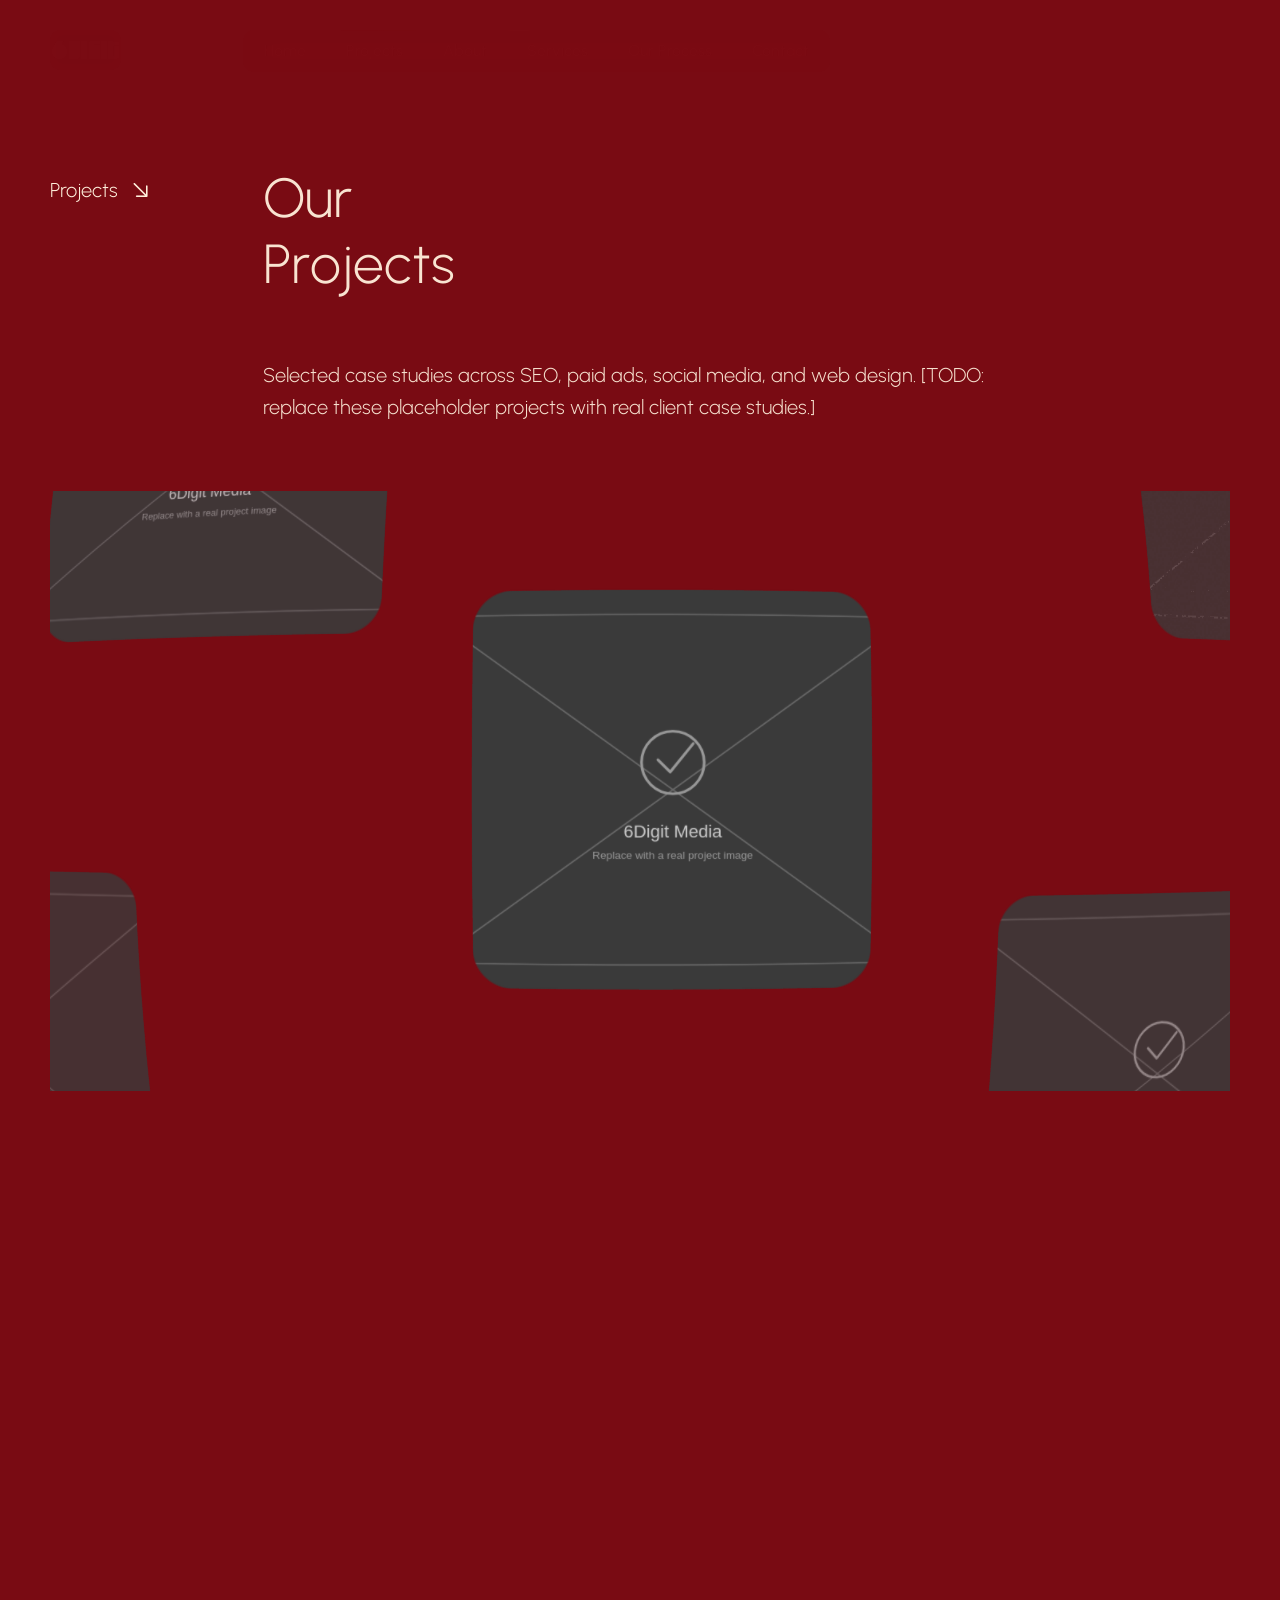
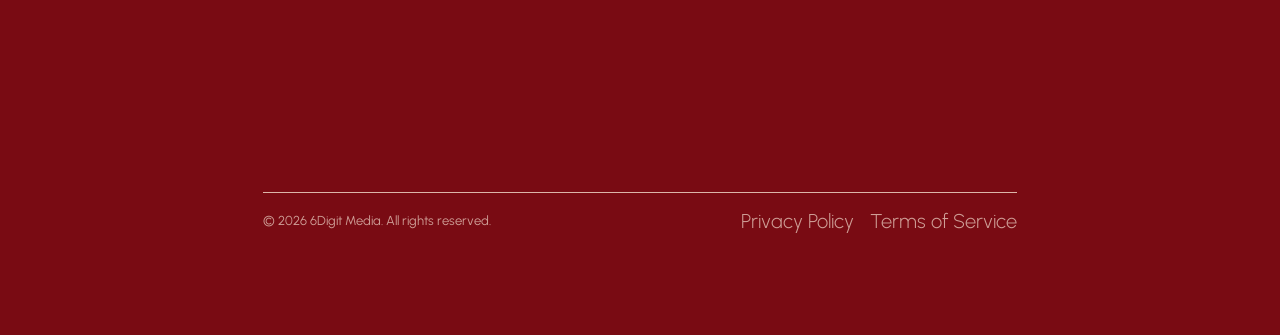
<file: projects.html>
<!DOCTYPE html>
<html lang="en" dir="ltr"
  <head>
    <meta charset="UTF-8">

    <!-- Page Title -->
    <title>Projects – 6Digit Media Case Studies in SEO, Paid Ads, Social & Web Design</title>

    <!-- Meta Tags -->
    <meta name="description" content="Explore 6Digit Media's project case studies across SEO, paid ads, social media marketing, and web design & development for clients in Gurugram and beyond.">
    <meta name="author" content="6Digit Media">
    <link rel="canonical" href="https://6digitmedia.com/projects.html">

    <!-- Viewport Meta-->
    <meta http-equiv="X-UA-Compatible" content="IE=edge">
    <meta name="viewport" content="width=device-width, initial-scale=1">

    <!-- Favicon & Icons Start -->
    <link rel="icon" href="img/favicon/favicon.ico" sizes="any">
    <link rel="apple-touch-icon" href="img/favicon/apple-touch-icon.png">
    <link rel="manifest" href="img/favicon/manifest.webmanifest">
    <!-- NOTE: favicon.ico / icon.svg / apple-touch-icon.png still contain the template's original artwork.
         Regenerate these from Logo.png (e.g. via realfavicongenerator.net) and replace the files in img/favicon/. -->
    <!-- Favicon & Icons End -->

    <!-- Open Graph / Facebook Metadata Start -->
    <meta property="og:type" content="website">
    <meta property="og:image:height" content="1080">
    <meta property="og:image:width" content="1920">
    <meta property="og:site_name" content="6Digit Media">
    <meta property="og:title" content="Projects – 6Digit Media Case Studies">
    <meta property="og:description" content="Case studies across SEO, paid ads, social media marketing, and web design & development.">
    <meta property="og:url" content="https://6digitmedia.com/projects.html">
    <meta property="og:image" content="https://6digitmedia.com/Logo.png">
    <!-- Open Graph / Facebook Metadata End -->

    <!-- Twitter Card Metadata Start -->
    <meta name="twitter:card" content="summary_large_image">
    <meta name="twitter:title" content="Projects – 6Digit Media Case Studies">
    <meta name="twitter:description" content="Case studies across SEO, paid ads, social media marketing, and web design & development.">
    <meta name="twitter:image" content="https://6digitmedia.com/Logo.png">
    <!-- Twitter Card Metadata End -->

    <!-- Structured Data (SEO + AEO/GEO) Start -->
    <script type="application/ld+json">
    {
      "@context": "https://schema.org",
      "@type": "LocalBusiness",
      "@id": "https://6digitmedia.com/#organization",
      "telephone": "+91 87965 40189",
      "email": "hello@6digitmedia.com",
      "name": "6Digit Media",
      "url": "https://6digitmedia.com/",
      "logo": "https://6digitmedia.com/Logo.png",
      "image": "https://6digitmedia.com/Logo.png",
      "description": "6Digit Media is a digital marketing agency based in Gurugram, Haryana, India, offering SEO, paid ads (PPC), social media marketing, and web design & development.",
      "address": {
        "@type": "PostalAddress",
        "addressLocality": "Gurugram",
        "addressRegion": "Haryana",
        "addressCountry": "IN"
      },
      "areaServed": ["Gurugram", "Haryana", "India"]
    }
    </script>
    <script type="application/ld+json">
    {
      "@context": "https://schema.org",
      "@type": "BreadcrumbList",
      "itemListElement": [
        { "@type": "ListItem", "position": 1, "name": "Home", "item": "https://6digitmedia.com/" },
        { "@type": "ListItem", "position": 2, "name": "Projects", "item": "https://6digitmedia.com/projects.html" }
      ]
    }
    </script>
    <script type="application/ld+json">
    {
      "@context": "https://schema.org",
      "@type": "ItemList",
      "itemListElement": [
        { "@type": "ListItem", "position": 1, "name": "SEO growth campaign" },
        { "@type": "ListItem", "position": 2, "name": "Paid ads campaign" },
        { "@type": "ListItem", "position": 3, "name": "Social media growth" },
        { "@type": "ListItem", "position": 4, "name": "Website redesign" }
      ]
    }
    </script>
    <!-- Structured Data (SEO + AEO/GEO) End -->

    <!-- Template Styles Start -->
    <link rel="stylesheet" type="text/css" href="css/loaders/loader.css">
    <link rel="stylesheet" type="text/css" href="css/plugins.css">
    <link rel="stylesheet" type="text/css" href="css/main.css">
    <link rel="stylesheet" type="text/css" href="css/infinite-menu.css">
    <!-- Template Styles End -->

    <!-- Custom Browser Color Start -->
    <meta name="theme-color" media="(prefers-color-scheme: light)" content="#FFF0DC">
    <meta name="theme-color" media="(prefers-color-scheme: dark)" content="#790B13">
    <meta name="msapplication-navbutton-color" content="#790B13">
    <meta name="apple-mobile-web-app-capable" content="yes">
    <meta name="apple-mobile-web-app-status-bar-style" content="black-translucent">
    <!-- Custom Browser Color End -->
  </head>

  <body>

    <!-- Loader Start -->
    <div id="loader" class="loader">
      <div class="loader__wrapper">
        <div class="loader__content">
          <div class="loader__count">
            <span class="count__text">0</span>
            <span class="count__percent">%</span>
          </div>
        </div>
      </div>
    </div>
    <!-- Loader End -->

    <!-- Header Start -->
    <header id="header" class="header d-flex justify-content-center loading__fade">
      <!-- Navigation Menu Start -->
      <div class="header__navigation d-flex justify-content-start">
        <nav id="menu" class="menu">
          <ul class="menu__list d-flex justify-content-start">
            <li class="menu__item">
              <a class="menu__link btn" href="index.html">
                <span class="menu__caption">Home</span>
                <i class="ph ph-house-simple"></i>
              </a>
            </li>
            <li class="menu__item">
              <a class="menu__link btn" href="projects.html">
                <span class="menu__caption">Projects</span>
                <i class="ph ph-squares-four"></i>
              </a>
            </li>
            <li class="menu__item">
              <a class="menu__link btn" href="about.html">
                <span class="menu__caption">About</span>
                <i class="ph ph-user"></i>
              </a>
            </li>
            <li class="menu__item">
              <a class="menu__link btn" href="index.html#services">
                <span class="menu__caption">Services</span>
                <i class="ph ph-sticker"></i>
              </a>
            </li>
            <li class="menu__item">
              <a class="menu__link btn" href="index.html#resume">
                <span class="menu__caption">Our Process</span>
                <i class="ph ph-article"></i>
              </a>
            </li>
            <li class="menu__item">
              <a class="menu__link btn" href="contact.html">
                <span class="menu__caption">Contact</span>
                <i class="ph ph-envelope"></i>
              </a>
            </li>
          </ul>
        </nav>
      </div>
      <!-- Navigation Menu End -->
    </header>
    <!-- Header End -->

    <!-- Fixed Logo Start -->
    <div class="logo loading__fade">
      <a href="index.html" class="logo__link">
        <img class="logo__img" src="Logo.png" alt="6Digit Media" width="1920" height="1080">
      </a>
    </div>
    <!-- Fixed Logo End -->

    <!-- Page Content Start -->
    <main id="page-content" class="page-content">

      <!-- Inner Section - Page Title - Start -->
      <section class="inner inner-grid-bottom page-title">
        <div class="inner__wrapper">
          <div class="container-fluid p-0">
            <div class="row g-0">

              <!-- Inner Section Name Start -->
              <div class="col-12 col-xl-2">
                <div class="inner__name">

                  <!-- Content Block - Section Name Start -->
                  <div class="content__block name-block">
                    <span class="section-name icon-right animate-in-up">
                      <span class="section-name-caption">Projects</span>
                      <i class="ph ph-arrow-down-right"></i>
                    </span>
                  </div>
                  <!-- Content Block - Section Name Start -->

                </div>
              </div>
              <!-- Inner Section Name End -->

              <!-- Inner Section Content Start -->
              <div class="col-12 col-xl-8">
                <div class="inner__content">

                  <!-- Content Block - H1 Page Title Start -->
                  <div class="content__block section-text-title loading-wrap">
                    <div class="block__descr">
                      <h1 class="reveal-type loading__item">Our<br>Projects</h1>
                      <p class="h2__text type-basic-160lh loading__item">Selected case studies across SEO, paid ads, social media, and web design. [TODO: replace these placeholder projects with real client case studies.]</p>
                    </div>
                  </div>
                  <!-- Content Block - H1 Page Title End -->

                </div>
              </div>
              <!-- Inner Section Content End -->

              <!-- Inner Section Aside Start -->
              <div class="col-12 col-xl-2"></div>
              <!-- Inner Section Aside End -->

            </div>
          </div>
        </div>
      </section>
      <!-- Inner Section - Page Title - End -->

      <!-- Inner Section - Project Sphere - Start (js/infinite-menu.js + js/infinite-menu-projects.js) -->
      <section id="project-sphere" class="inner no-padding-top">
        <div class="inner__wrapper">
          <div class="container-fluid p-0">
            <div class="row g-0">
              <div class="col-12">
                <div class="inner__content">
                  <div class="content__block">
                    <div class="infinite-menu-wrap">
                      <div data-infinite-menu="projects"></div>
                    </div>
                  </div>
                </div>
              </div>
            </div>
          </div>
        </div>
      </section>
      <!-- Inner Section - Project Sphere - End -->

      <!-- Inner Section - Footer - Start -->
      <section class="inner no-padding-top">
        <div class="inner__wrapper">
          <div class="container-fluid p-0">
            <div class="row g-0">

              <div class="col-12 col-xl-2"></div>

              <div class="col-12 col-xl-8">
                <div class="inner__content">

                  <!-- Footer Start -->
                  <footer class="footer">
                    <div class="container-fluid p-0">
                      <div class="row g-0">
                        <div class="col-12">

                            <!-- Content Block - Footer Email Link Start -->
                            <div class="content__block pre-grid-items">
                              <!-- footer email link -->
                              <div class="footer__link d-flex flex-column flex-md-row justify-content-md-between align-items-md-center">
                                <div class="footer__text reveal-type animate-in-up">Got a project?<br>Let's talk!</div>
                                <div class="footer__btn animate-in-up">
                                  <a href="mailto:hello@6digitmedia.com?subject=Message%20from%20your%20site" class="btn btn-circle-icon hover-circle">
                                    <em></em>
                                    <i class="ph-light ph-arrow-right"></i>
                                  </a>
                                </div>
                              </div>
                              <!-- footer divider line -->
                              <div class="footer__divider animate-in-up"></div>
                            </div>
                            <!-- Content Block - Footer Email Link End -->

                            <!-- Content Block - Contact Data Start -->
                            <div class="content__block grid-block">
                              <div class="container-fluid p-0 contact-data">
                                <div class="row g-0">
                                  <div class="col-12 col-lg-3 contact-data__item grid-item">
                                    <a href="index.html" class="footer-logo logo-text animate-in-up">
                                      <!-- logo text -->
                                      <span>6Digit Media</span>
                                    </a>
                                  </div>
                                  <div class="col-12 col-md-4 col-lg-3 contact-data__item grid-item">
                                    <p class="contact-data__title tagline-chapter animate-in-up">Location</p>
                                    <p class="contact-data__text small type-basic-160lh">
                                      <a class="link-small-160lh animate-in-up" href="https://www.google.com/maps/search/?api=1&query=Gurugram%2C+Haryana%2C+India" target="_blank" rel="noopener noreferrer">Gurugram, Haryana<br>India</a>
                                    </p>
                                  </div>
                                  <div class="col-12 col-md-4 col-lg-3 contact-data__item grid-item">
                                    <p class="contact-data__title tagline-chapter animate-in-up">Phone</p>
                                    <p class="contact-data__text small type-basic-160lh">
                                      <a class="link-small-160lh animate-in-up" href="tel:+918796540189">+91 87965 40189</a>
                                    </p>
                                  </div>
                                  <div class="col-12 col-md-4 col-lg-3 contact-data__item grid-item">
                                    <p class="contact-data__title tagline-chapter animate-in-up">Email</p>
                                    <p class="contact-data__text small type-basic-160lh">
                                      <a class="link-small-160lh animate-in-up" href="mailto:hello@6digitmedia.com?subject=Message%20from%20your%20site">hello@6digitmedia.com</a>
                                    </p>
                                  </div>
                                </div>
                              </div>
                            </div>
                            <!-- Content Block - Contact Data End -->

                        </div>
                      </div>
                    </div>
                  </footer>
                  <!-- Footer End -->

                </div>
              </div>

              <div class="col-12 col-xl-2"></div>

            </div>
          </div>
        </div>
      </section>
      <!-- Inner Section - Footer - End -->

    </main>
    <!-- Page Content End -->

    <!-- Bottom Background Images Start -->
    <div class="bottom__background bottom-bg-02">
      <div class="bottom-bg-02__02 animate-card-2">
        <img src="img/placeholders/photo-placeholder.svg" alt="" loading="lazy">
      </div>
      <div class="bottom-bg-02__01 animate-card-2">
        <img src="img/placeholders/photo-placeholder.svg" alt="" loading="lazy">
      </div>
    </div>
    <!-- Bottom Background Images End -->

    <!-- Mobile Menu Bottom Placeholder Start -->
    <div class="header-offset"></div>
    <!-- Mobile Menu Bottom Placeholder End -->

    <!-- To Top Button Start -->
    <a href="#0" id="to-top" class="btn btn-to-top slide-up">
      <i class="ph ph-arrow-up"></i>
    </a>
    <!-- To Top Button End -->

    <!-- Root element of PhotoSwipe. Must have class pswp. -->
    <div class="pswp" tabindex="-1" role="dialog" aria-hidden="true">

      <!-- Background of PhotoSwipe.
      It's a separate element, as animating opacity is faster than rgba(). -->
      <div class="pswp__bg"></div>

      <!-- Slides wrapper with overflow:hidden. -->
      <div class="pswp__scroll-wrap">

        <!-- Container that holds slides. PhotoSwipe keeps only 3 slides in DOM to save memory. -->
        <!-- don't modify these 3 pswp__item elements, data is added later on. -->
        <div class="pswp__container">
          <div class="pswp__item"></div>
          <div class="pswp__item"></div>
          <div class="pswp__item"></div>
        </div>

        <!-- Default (PhotoSwipeUI_Default) interface on top of sliding area. Can be changed. -->
        <div class="pswp__ui pswp__ui--hidden">

          <div class="pswp__top-bar">

            <!--  Controls are self-explanatory. Order can be changed. -->

            <div class="pswp__counter"></div>

            <button class="pswp__button pswp__button--close link-s" title="Close (Esc)"></button>

            <button class="pswp__button pswp__button--share link-s" title="Share"></button>

            <button class="pswp__button pswp__button--fs link-s" title="Toggle fullscreen"></button>

            <button class="pswp__button pswp__button--zoom link-s" title="Zoom in/out"></button>

            <!-- Preloader demo http://codepen.io/dimsemenov/pen/yyBWoR -->
            <!-- element will get class pswp__preloader-active when preloader is running -->
            <div class="pswp__preloader">
              <div class="pswp__preloader__icn">
                <div class="pswp__preloader__cut">
                  <div class="pswp__preloader__donut"></div>
                </div>
              </div>
            </div>
          </div>

            <div class="pswp__share-modal pswp__share-modal--hidden pswp__single-tap">
              <div class="pswp__share-tooltip"></div>
            </div>

            <button class="pswp__button pswp__button--arrow--left link-s" title="Previous (arrow left)"></button>

            <button class="pswp__button pswp__button--arrow--right link-s" title="Next (arrow right)"></button>

            <div class="pswp__caption">
              <div class="pswp__caption__center"></div>
            </div>

        </div>

      </div>

    </div>

    <!-- Load Scripts Start -->
    <script src="js/libs.min.js"></script>
    <script src="js/gallery-init.js"></script>
    <script src="js/app.js"></script>
    <script src="js/variable-proximity.js"></script>
    <script src="js/infinite-menu.js"></script>
    <script src="js/infinite-menu-projects.js"></script>
    <!-- Load Scripts End -->

  </body>

</html>
</file>
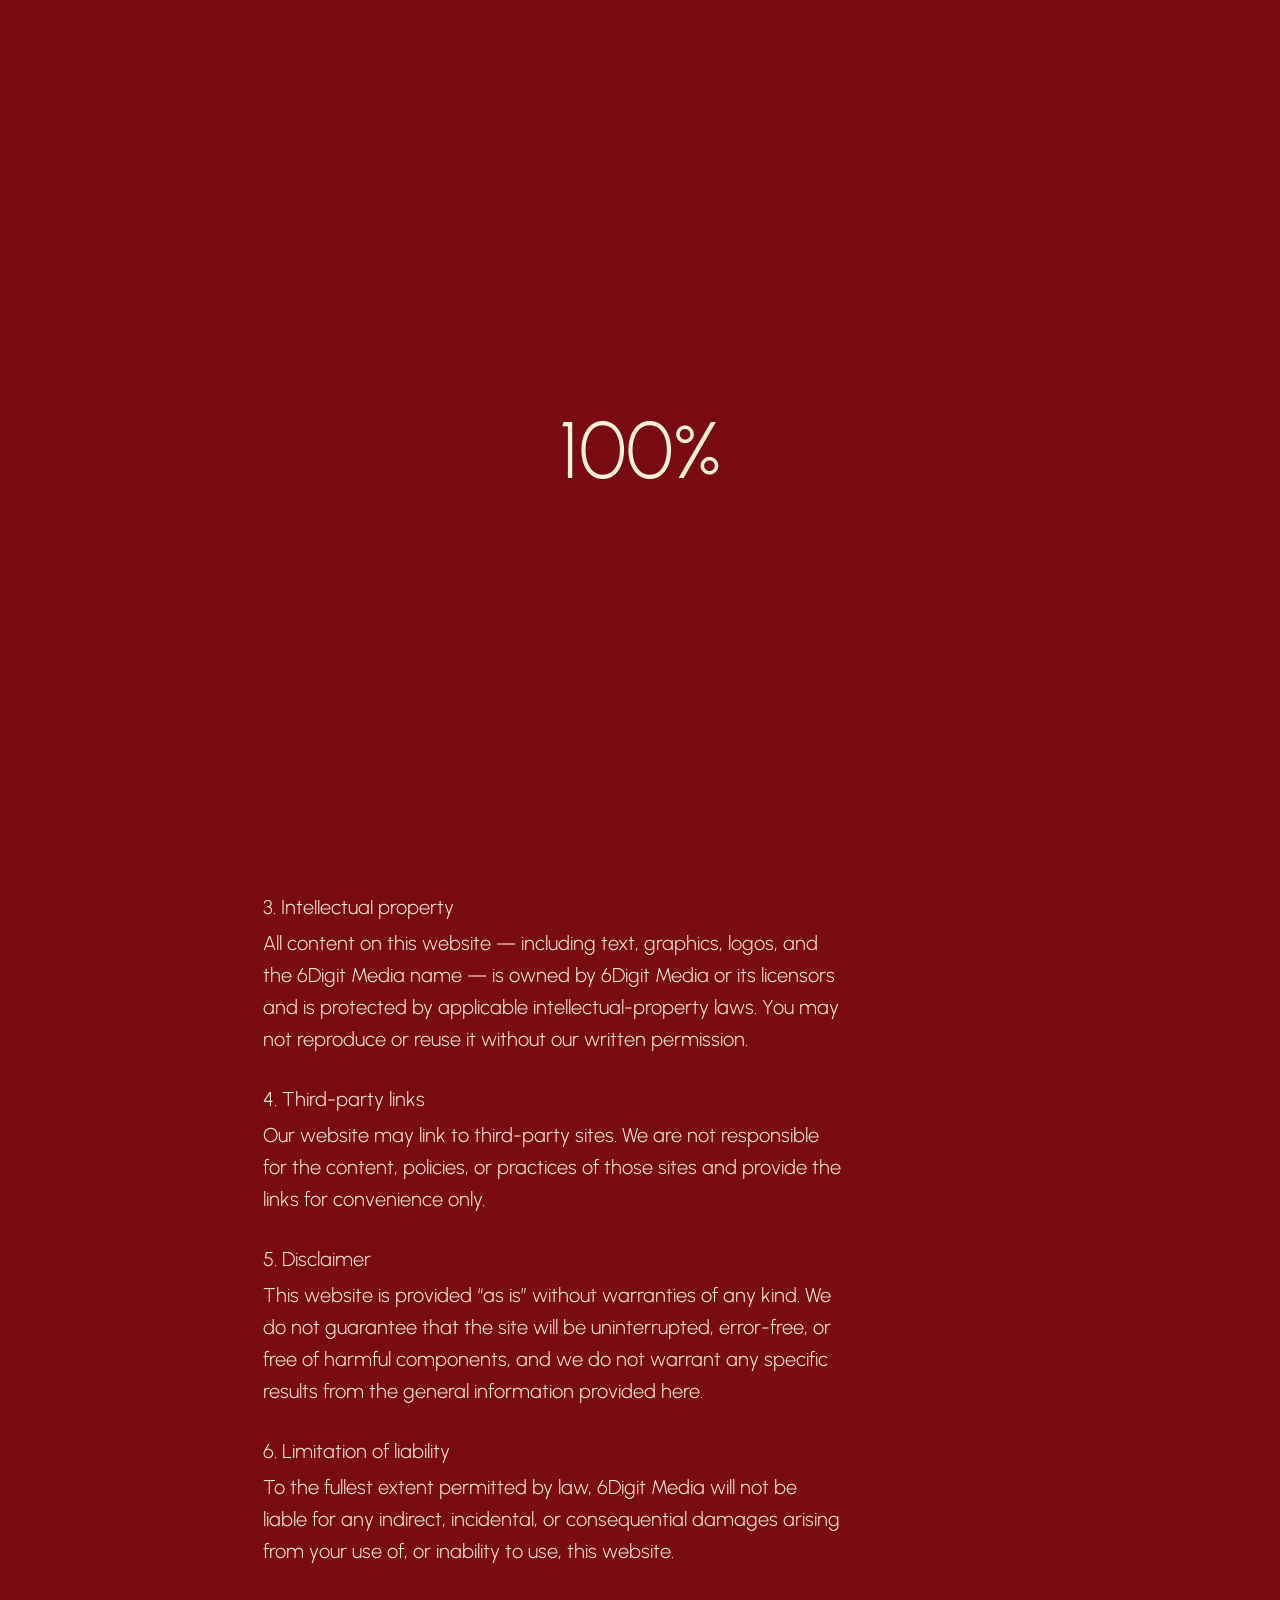
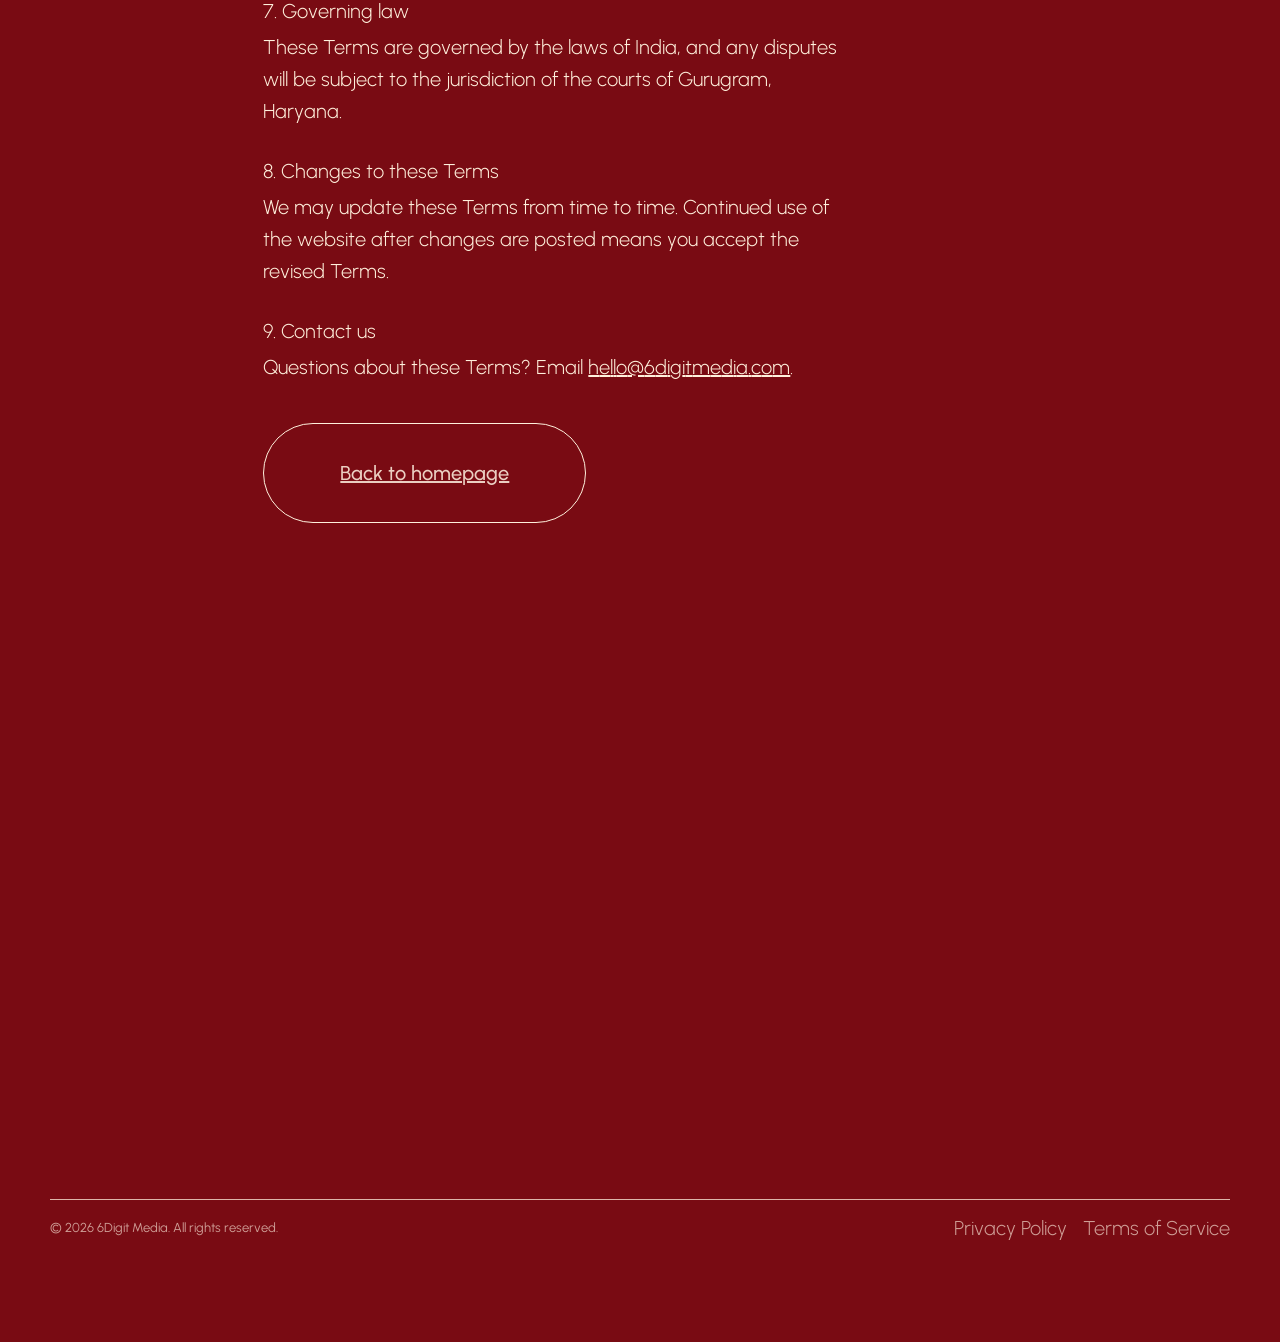
<file: terms.html>
<!DOCTYPE html>
<html lang="en" dir="ltr">

  <head>
    <meta charset="UTF-8">

    <!-- Page Title -->
    <title>Terms of Service – 6Digit Media</title>

    <!-- Meta Tags -->
    <meta name="description" content="The terms that govern your use of the 6Digit Media website and the services we provide.">
    <meta name="author" content="6Digit Media">
    <link rel="canonical" href="https://6digitmedia.com/terms.html">

    <!-- Viewport Meta-->
    <meta http-equiv="X-UA-Compatible" content="IE=edge">
    <meta name="viewport" content="width=device-width, initial-scale=1">

    <!-- Favicon & Icons Start -->
    <link rel="icon" href="img/favicon/favicon.ico" sizes="any">
    <link rel="apple-touch-icon" href="img/favicon/apple-touch-icon.png">
    <link rel="manifest" href="img/favicon/manifest.webmanifest">
    <!-- Favicon & Icons End -->

    <!-- Template Styles Start -->
    <link rel="stylesheet" type="text/css" href="css/loaders/loader.css">
    <link rel="stylesheet" type="text/css" href="css/plugins.css">
    <link rel="stylesheet" type="text/css" href="css/main.css">
    <!-- Template Styles End -->

    <!-- Custom Browser Color Start -->
    <meta name="theme-color" media="(prefers-color-scheme: light)" content="#FFF0DC">
    <meta name="theme-color" media="(prefers-color-scheme: dark)" content="#790B13">
    <meta name="msapplication-navbutton-color" content="#790B13">
    <meta name="apple-mobile-web-app-capable" content="yes">
    <meta name="apple-mobile-web-app-status-bar-style" content="black-translucent">
    <!-- Custom Browser Color End -->
  </head>

  <body>

    <!-- Loader Start -->
    <div id="loader" class="loader">
      <div class="loader__wrapper">
        <div class="loader__content">
          <div class="loader__count">
            <span class="count__text">0</span>
            <span class="count__percent">%</span>
          </div>
        </div>
      </div>
    </div>
    <!-- Loader End -->

    <!-- Header Start -->
    <header id="header" class="header d-flex justify-content-center loading__fade">
      <!-- Navigation Menu Start -->
      <div class="header__navigation d-flex justify-content-start">
        <nav id="menu" class="menu">
          <ul class="menu__list d-flex justify-content-start">
            <li class="menu__item">
              <a class="menu__link btn" href="index.html">
                <span class="menu__caption">Home</span>
                <i class="ph ph-house-simple"></i>
              </a>
            </li>
            <li class="menu__item">
              <a class="menu__link btn" href="projects.html">
                <span class="menu__caption">Projects</span>
                <i class="ph ph-squares-four"></i>
              </a>
            </li>
            <li class="menu__item">
              <a class="menu__link btn" href="about.html">
                <span class="menu__caption">About</span>
                <i class="ph ph-user"></i>
              </a>
            </li>
            <li class="menu__item">
              <a class="menu__link btn" href="index.html#services">
                <span class="menu__caption">Services</span>
                <i class="ph ph-sticker"></i>
              </a>
            </li>
            <li class="menu__item">
              <a class="menu__link btn" href="index.html#resume">
                <span class="menu__caption">Our Process</span>
                <i class="ph ph-article"></i>
              </a>
            </li>
            <li class="menu__item">
              <a class="menu__link btn" href="contact.html">
                <span class="menu__caption">Contact</span>
                <i class="ph ph-envelope"></i>
              </a>
            </li>
          </ul>
        </nav>
      </div>
      <!-- Navigation Menu End -->
    </header>
    <!-- Header End -->

    <!-- Fixed Logo Start -->
    <div class="logo loading__fade">
      <a href="index.html" class="logo__link">
        <img class="logo__img" src="Logo.png" alt="6Digit Media" width="1920" height="1080">
      </a>
    </div>
    <!-- Fixed Logo End -->

    <!-- Page Content Start -->
    <main id="page-content" class="page-content">

      <!-- Inner Section - Terms - Start -->
      <section id="terms" class="inner inner-grid-bottom no-padding-bottom">
        <div class="inner__wrapper">
          <div class="container-fluid p-0">
            <div class="row g-0">

              <!-- Inner Section Name Start -->
              <div class="col-12 col-xl-2">
                <div class="inner__name">
                  <div class="content__block name-block">
                    <span class="section-name icon-right animate-in-up">
                      <span class="section-name-caption">Terms</span>
                      <i class="ph ph-arrow-down-right"></i>
                    </span>
                  </div>
                </div>
              </div>
              <!-- Inner Section Name End -->

              <!-- Inner Section Content Start -->
              <div class="col-12 col-xl-8">
                <div class="inner__content">
                  <div class="content__block section-form-title loading-wrap">
                    <div class="block__descr">
                      <h1 class="reveal-type loading__item">Terms of Service</h1>
                      <p class="type-basic-160lh loading__item"><em>Last updated: 14 November 2026</em></p>
                    </div>
                  </div>

                  <div class="content__block legal-copy">
                    <p class="type-basic-160lh">These Terms of Service (&ldquo;Terms&rdquo;) govern your use of the website at <a href="https://6digitmedia.com/">6digitmedia.com</a> and the services provided by 6Digit Media (&ldquo;6Digit Media&rdquo;, &ldquo;we&rdquo;, &ldquo;us&rdquo;), a digital marketing agency based in Gurugram, Haryana, India. By using this website, you agree to these Terms.</p>

                    <h2>1. Use of the website</h2>
                    <p class="type-basic-160lh">You may use this website for lawful purposes only. You agree not to use it in any way that could damage, disable, or impair the site, or interfere with anyone else's use of it.</p>

                    <h2>2. Services</h2>
                    <p class="type-basic-160lh">Any marketing, advertising, design, or development services we provide are governed by a separate written agreement or proposal between you and 6Digit Media. Information on this website is for general guidance and does not constitute a binding offer.</p>

                    <h2>3. Intellectual property</h2>
                    <p class="type-basic-160lh">All content on this website — including text, graphics, logos, and the 6Digit Media name — is owned by 6Digit Media or its licensors and is protected by applicable intellectual-property laws. You may not reproduce or reuse it without our written permission.</p>

                    <h2>4. Third-party links</h2>
                    <p class="type-basic-160lh">Our website may link to third-party sites. We are not responsible for the content, policies, or practices of those sites and provide the links for convenience only.</p>

                    <h2>5. Disclaimer</h2>
                    <p class="type-basic-160lh">This website is provided &ldquo;as is&rdquo; without warranties of any kind. We do not guarantee that the site will be uninterrupted, error-free, or free of harmful components, and we do not warrant any specific results from the general information provided here.</p>

                    <h2>6. Limitation of liability</h2>
                    <p class="type-basic-160lh">To the fullest extent permitted by law, 6Digit Media will not be liable for any indirect, incidental, or consequential damages arising from your use of, or inability to use, this website.</p>

                    <h2>7. Governing law</h2>
                    <p class="type-basic-160lh">These Terms are governed by the laws of India, and any disputes will be subject to the jurisdiction of the courts of Gurugram, Haryana. <!-- TODO: confirm governing-law and jurisdiction clause with legal counsel --></p>

                    <h2>8. Changes to these Terms</h2>
                    <p class="type-basic-160lh">We may update these Terms from time to time. Continued use of the website after changes are posted means you accept the revised Terms.</p>

                    <h2>9. Contact us</h2>
                    <p class="type-basic-160lh">Questions about these Terms? Email <a href="mailto:hello@6digitmedia.com">hello@6digitmedia.com</a>.</p>

                    <a href="index.html" class="btn btn-default hover-default">
                      <span>Back to homepage</span>
                    </a>
                  </div>
                </div>
              </div>
              <!-- Inner Section Content End -->

              <!-- Inner Section Aside Start -->
              <div class="col-12 col-xl-2"></div>
              <!-- Inner Section Aside End -->

            </div>
          </div>
        </div>
      </section>
      <!-- Inner Section - Terms - End -->

      <!-- Footer Start -->
      <footer class="footer">
        <div class="container-fluid p-0">
          <div class="row g-0">
            <div class="col-12">

                <!-- Content Block - Footer Email Link Start -->
                <div class="content__block pre-grid-items">
                  <div class="footer__link d-flex flex-column flex-md-row justify-content-md-between align-items-md-center">
                    <div class="footer__text reveal-type animate-in-up">Got a project?<br>Let's talk!</div>
                    <div class="footer__btn animate-in-up">
                      <a href="mailto:hello@6digitmedia.com?subject=Message%20from%20your%20site" class="btn btn-circle-icon hover-circle">
                        <em></em>
                        <i class="ph-light ph-arrow-right"></i>
                      </a>
                    </div>
                  </div>
                  <div class="footer__divider animate-in-up"></div>
                </div>
                <!-- Content Block - Footer Email Link End -->

                <!-- Content Block - Contact Data Start -->
                <div class="content__block grid-block">
                  <div class="container-fluid p-0 contact-data">
                    <div class="row g-0">
                      <div class="col-12 col-lg-3 contact-data__item grid-item">
                        <a href="index.html" class="footer-logo logo-text animate-in-up">
                          <span>6Digit Media</span>
                        </a>
                      </div>
                      <div class="col-12 col-md-4 col-lg-3 contact-data__item grid-item">
                        <p class="contact-data__title tagline-chapter animate-in-up">Location</p>
                        <p class="contact-data__text small type-basic-160lh">
                          <a class="link-small-160lh animate-in-up" href="https://www.google.com/maps/search/?api=1&query=Gurugram%2C+Haryana%2C+India" target="_blank" rel="noopener noreferrer">Gurugram, Haryana<br>India</a>
                        </p>
                      </div>
                      <div class="col-12 col-md-4 col-lg-3 contact-data__item grid-item">
                        <p class="contact-data__title tagline-chapter animate-in-up">Phone</p>
                        <p class="contact-data__text small type-basic-160lh">
                          <a class="link-small-160lh animate-in-up" href="tel:+918796540189">+91 87965 40189</a>
                        </p>
                      </div>
                      <div class="col-12 col-md-4 col-lg-3 contact-data__item grid-item">
                        <p class="contact-data__title tagline-chapter animate-in-up">Email</p>
                        <p class="contact-data__text small type-basic-160lh">
                          <a class="link-small-160lh animate-in-up" href="mailto:hello@6digitmedia.com?subject=Message%20from%20your%20site">hello@6digitmedia.com</a>
                        </p>
                      </div>
                    </div>
                  </div>
                </div>
                <!-- Content Block - Contact Data End -->

            </div>
          </div>
        </div>
      </footer>
      <!-- Footer End -->

    </main>
    <!-- Page Content End -->

    <!-- Mobile Menu Bottom Placeholder Start -->
    <div class="header-offset"></div>
    <!-- Mobile Menu Bottom Placeholder End -->

    <!-- To Top Button Start -->
    <a href="#0" id="to-top" class="btn btn-to-top slide-up">
      <i class="ph ph-arrow-up"></i>
    </a>
    <!-- To Top Button End -->

    <!-- Load Scripts Start -->
    <script src="js/libs.min.js"></script>
    <script src="js/app.js"></script>
    <script src="js/variable-proximity.js"></script>
    <!-- Load Scripts End -->
  </body>

</html>
</file>
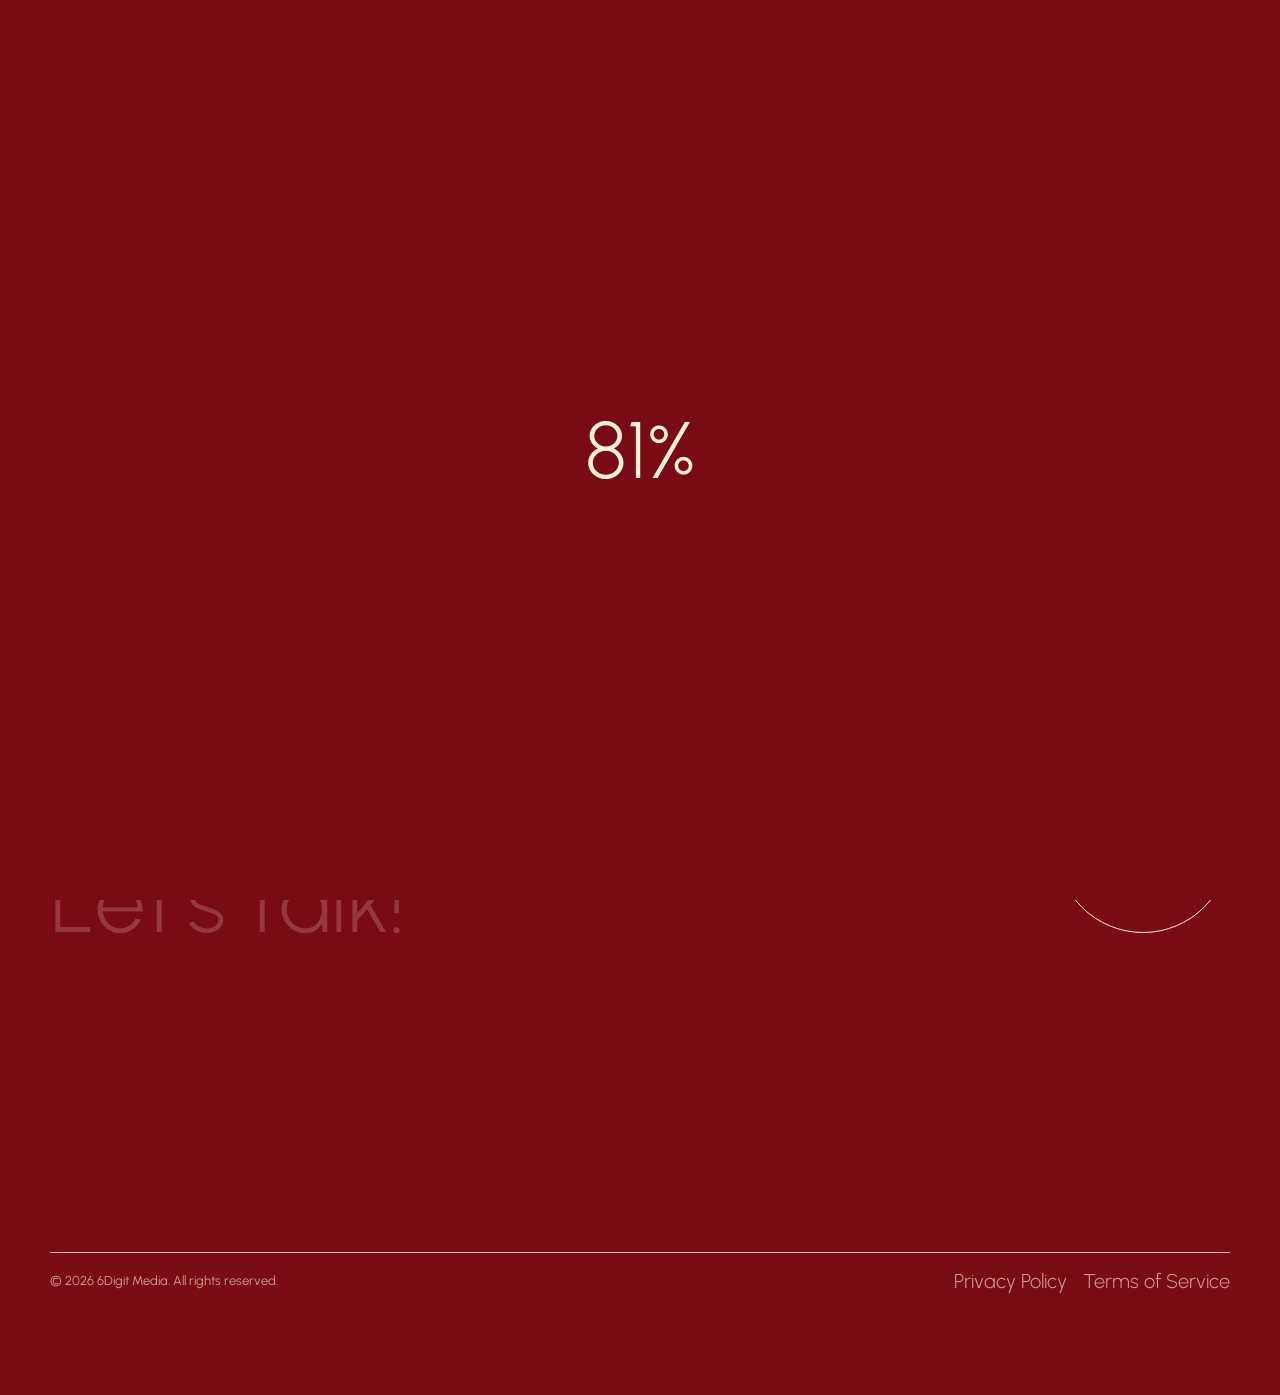
<file: thank-you.html>
<!DOCTYPE html>
<html lang="en" dir="ltr">

  <head>
    <meta charset="UTF-8">

    <!-- Page Title -->
    <title>Thank You – 6Digit Media</title>

    <!-- Meta Tags -->
    <meta name="description" content="Thanks for reaching out to 6Digit Media. We've received your message and will get back to you shortly.">
    <meta name="robots" content="noindex, follow">
    <meta name="author" content="6Digit Media">

    <!-- Viewport Meta-->
    <meta http-equiv="X-UA-Compatible" content="IE=edge">
    <meta name="viewport" content="width=device-width, initial-scale=1">

    <!-- Favicon & Icons Start -->
    <link rel="icon" href="img/favicon/favicon.ico" sizes="any">
    <link rel="apple-touch-icon" href="img/favicon/apple-touch-icon.png">
    <link rel="manifest" href="img/favicon/manifest.webmanifest">
    <!-- Favicon & Icons End -->

    <!-- Template Styles Start -->
    <link rel="stylesheet" type="text/css" href="css/loaders/loader.css">
    <link rel="stylesheet" type="text/css" href="css/plugins.css">
    <link rel="stylesheet" type="text/css" href="css/main.css">
    <!-- Template Styles End -->

    <!-- Custom Browser Color Start -->
    <meta name="theme-color" media="(prefers-color-scheme: light)" content="#FFF0DC">
    <meta name="theme-color" media="(prefers-color-scheme: dark)" content="#790B13">
    <meta name="msapplication-navbutton-color" content="#790B13">
    <meta name="apple-mobile-web-app-capable" content="yes">
    <meta name="apple-mobile-web-app-status-bar-style" content="black-translucent">
    <!-- Custom Browser Color End -->
  </head>

  <body>

    <!-- Loader Start -->
    <div id="loader" class="loader">
      <div class="loader__wrapper">
        <div class="loader__content">
          <div class="loader__count">
            <span class="count__text">0</span>
            <span class="count__percent">%</span>
          </div>
        </div>
      </div>
    </div>
    <!-- Loader End -->

    <!-- Header Start -->
    <header id="header" class="header d-flex justify-content-center loading__fade">
      <!-- Navigation Menu Start -->
      <div class="header__navigation d-flex justify-content-start">
        <nav id="menu" class="menu">
          <ul class="menu__list d-flex justify-content-start">
            <li class="menu__item">
              <a class="menu__link btn" href="index.html">
                <span class="menu__caption">Home</span>
                <i class="ph ph-house-simple"></i>
              </a>
            </li>
            <li class="menu__item">
              <a class="menu__link btn" href="projects.html">
                <span class="menu__caption">Projects</span>
                <i class="ph ph-squares-four"></i>
              </a>
            </li>
            <li class="menu__item">
              <a class="menu__link btn" href="about.html">
                <span class="menu__caption">About</span>
                <i class="ph ph-user"></i>
              </a>
            </li>
            <li class="menu__item">
              <a class="menu__link btn" href="index.html#services">
                <span class="menu__caption">Services</span>
                <i class="ph ph-sticker"></i>
              </a>
            </li>
            <li class="menu__item">
              <a class="menu__link btn" href="index.html#resume">
                <span class="menu__caption">Our Process</span>
                <i class="ph ph-article"></i>
              </a>
            </li>
            <li class="menu__item">
              <a class="menu__link btn" href="contact.html">
                <span class="menu__caption">Contact</span>
                <i class="ph ph-envelope"></i>
              </a>
            </li>
          </ul>
        </nav>
      </div>
      <!-- Navigation Menu End -->
    </header>
    <!-- Header End -->

    <!-- Fixed Logo Start -->
    <div class="logo loading__fade">
      <a href="index.html" class="logo__link">
        <img class="logo__img" src="Logo.png" alt="6Digit Media" width="1920" height="1080">
      </a>
    </div>
    <!-- Fixed Logo End -->

    <!-- Page Content Start -->
    <main id="page-content" class="page-content">

      <!-- Inner Section - Thank You - Start -->
      <section id="thank-you" class="inner inner-grid-bottom no-padding-bottom">
        <div class="inner__wrapper">
          <div class="container-fluid p-0">
            <div class="row g-0">

              <!-- Inner Section Name Start -->
              <div class="col-12 col-xl-2">
                <div class="inner__name">
                  <div class="content__block name-block">
                    <span class="section-name icon-right animate-in-up">
                      <span class="section-name-caption">Thank you</span>
                      <i class="ph ph-arrow-down-right"></i>
                    </span>
                  </div>
                </div>
              </div>
              <!-- Inner Section Name End -->

              <!-- Inner Section Content Start -->
              <div class="col-12 col-xl-8">
                <div class="inner__content">
                  <div class="content__block section-form-title loading-wrap">
                    <div class="block__descr">
                      <h1 class="reveal-type loading__item">Thanks — we've got your message</h1>
                      <p class="h2__text type-basic-160lh loading__item">We usually reply within one business day. In the meantime, take a look at our recent work or head back home.</p>
                      <a href="projects.html" class="btn btn-default hover-default">
                        <span>See our projects</span>
                      </a>
                      <a href="index.html" class="btn btn-default hover-default">
                        <span>Back to homepage</span>
                      </a>
                    </div>
                  </div>
                </div>
              </div>
              <!-- Inner Section Content End -->

              <!-- Inner Section Aside Start -->
              <div class="col-12 col-xl-2"></div>
              <!-- Inner Section Aside End -->

            </div>
          </div>
        </div>
      </section>
      <!-- Inner Section - Thank You - End -->

      <!-- Footer Start -->
      <footer class="footer">
        <div class="container-fluid p-0">
          <div class="row g-0">
            <div class="col-12">

                <!-- Content Block - Footer Email Link Start -->
                <div class="content__block pre-grid-items">
                  <div class="footer__link d-flex flex-column flex-md-row justify-content-md-between align-items-md-center">
                    <div class="footer__text reveal-type animate-in-up">Got a project?<br>Let's talk!</div>
                    <div class="footer__btn animate-in-up">
                      <a href="mailto:hello@6digitmedia.com?subject=Message%20from%20your%20site" class="btn btn-circle-icon hover-circle">
                        <em></em>
                        <i class="ph-light ph-arrow-right"></i>
                      </a>
                    </div>
                  </div>
                  <div class="footer__divider animate-in-up"></div>
                </div>
                <!-- Content Block - Footer Email Link End -->

                <!-- Content Block - Contact Data Start -->
                <div class="content__block grid-block">
                  <div class="container-fluid p-0 contact-data">
                    <div class="row g-0">
                      <div class="col-12 col-lg-3 contact-data__item grid-item">
                        <a href="index.html" class="footer-logo logo-text animate-in-up">
                          <span>6Digit Media</span>
                        </a>
                      </div>
                      <div class="col-12 col-md-4 col-lg-3 contact-data__item grid-item">
                        <p class="contact-data__title tagline-chapter animate-in-up">Location</p>
                        <p class="contact-data__text small type-basic-160lh">
                          <a class="link-small-160lh animate-in-up" href="https://www.google.com/maps/search/?api=1&query=Gurugram%2C+Haryana%2C+India" target="_blank" rel="noopener noreferrer">Gurugram, Haryana<br>India</a>
                        </p>
                      </div>
                      <div class="col-12 col-md-4 col-lg-3 contact-data__item grid-item">
                        <p class="contact-data__title tagline-chapter animate-in-up">Phone</p>
                        <p class="contact-data__text small type-basic-160lh">
                          <a class="link-small-160lh animate-in-up" href="tel:+918796540189">+91 87965 40189</a>
                        </p>
                      </div>
                      <div class="col-12 col-md-4 col-lg-3 contact-data__item grid-item">
                        <p class="contact-data__title tagline-chapter animate-in-up">Email</p>
                        <p class="contact-data__text small type-basic-160lh">
                          <a class="link-small-160lh animate-in-up" href="mailto:hello@6digitmedia.com?subject=Message%20from%20your%20site">hello@6digitmedia.com</a>
                        </p>
                      </div>
                    </div>
                  </div>
                </div>
                <!-- Content Block - Contact Data End -->

            </div>
          </div>
        </div>
      </footer>
      <!-- Footer End -->

    </main>
    <!-- Page Content End -->

    <!-- Bottom Background Images Start -->
    <div class="bottom__background bottom-bg-02">
      <div class="bottom-bg-02__02 animate-card-2">
        <img src="img/placeholders/photo-placeholder.svg" alt="" loading="lazy">
      </div>
      <div class="bottom-bg-02__01 animate-card-2">
        <img src="img/placeholders/photo-placeholder.svg" alt="" loading="lazy">
      </div>
    </div>
    <!-- Bottom Background Images End -->

    <!-- Mobile Menu Bottom Placeholder Start -->
    <div class="header-offset"></div>
    <!-- Mobile Menu Bottom Placeholder End -->

    <!-- To Top Button Start -->
    <a href="#0" id="to-top" class="btn btn-to-top slide-up">
      <i class="ph ph-arrow-up"></i>
    </a>
    <!-- To Top Button End -->

    <!-- Load Scripts Start -->
    <script src="js/libs.min.js"></script>
    <script src="js/app.js"></script>
    <script src="js/variable-proximity.js"></script>
    <!-- Load Scripts End -->
  </body>

</html>
</file>
<file: css/loaders/loader.css>
/*! ------------------------------------------------
 * Project Name: Name: Blayden - Personal Portfolio & Resume HTML Template
 * Project Description: Show yourself brightly with Blayden - clean and creative portfolio and resume template!
 * Tags: mix_design, resume, portfolio, personal page, cv, template, one page, responsive, html5, css3, creative, clean 
 * Version: 1.0.0
 * Build Date: June 2024
 * Last Update: June 2024
 * This product is available exclusively on Themeforest
 * Author: mix_design
 * Author URI: https://themeforest.net/user/mix_design */
/*! File name: loader.css
 * ------------------------------------------------
 *
 * ------------------------------------------------
 * Table of Contents
 * ------------------------------------------------
 *  01. Loader Styles
 * ------------------------------------------------
 * Table of Contents End
 * ------------------------------------------------ */
:root {
  --_size: 1.6rem;
  --_font-default: "Urbanist", sans-serif;
  --_font-accent: "Urbanist", sans-serif;
  --_radius: 2rem;
  --_radius-s: 1rem;
  --_animspeed-fast: 0.1s;
  --_animspeed-medium: 0.3s;
  --_animspeed-slow: 0.6s;
  --_animbezier: cubic-bezier(0.23, 0.65, 0.74, 1.09);
  /* light color scheme */
  --base--light: #BABEC8;
  --base-rgb--light: 186,190,200;
  --base-shade--light: #989ba3;
  --base-tint--light: #d8dde7;
  --stroke-controls--light: #2C2E34;
  --stroke-elements--light: #8F93A1;
  --font-weight-base--light: 400;
  --font-weight-medium--light: 600;
  --t-bright--light: #151617;
  --t-medium--light: #44474a;
  --t-muted--light: #797D83;
  --t-opp-bright--light: #F2F5FC;
  --t-opp-medium--light: #AEB5C5;
  --t-opp-muted--light: #3E4045;
  --neutral-bright--light: #000000;
  /* dark color scheme */
  --base--dark: #141414;
  --base-rgb--dark: 20,20,20;
  --base-shade--dark: #000000;
  --base-tint--dark: #242424;
  --stroke-controls--dark: #F2F5FC;
  --stroke-elements--dark: #535762;
  --font-weight-base--dark: 300;
  --font-weight-medium--dark: 500;
  --t-bright--dark: #F2F5FC;
  --t-medium--dark: #AEB5C5;
  --t-muted--dark: #505258;
  --t-opp-bright--dark: #151617;
  --t-opp-medium--dark: #313437;
  --t-opp-muted--dark: #797D83;
  --neutral-bright--dark: #ffffff;
  /* permanent colors */
  --per-base: #141414;
  --t-per-bright-light: #F2F5FC;
  --t-per-medium-light: #AEB5C5;
  --t-per-muted-light: #3E4045;
  --t-per-bright-dark: #151617;
  --t-per-medium-dark: #313437;
  --t-per-muted-dark: #797D83;
  --per-stroke-controls: #F2F5FC;
  --per-stroke-elements: #8F93A1;
  /* neutral colors */
  --neutral-white: #ffffff;
  --neutral-black: #000000;
  --neutral-gray: #878787;
  --neutral-gray-dark: #404040;
}

/* defaults */
@media (prefers-color-scheme: light) {
  :root {
    --base: var(--base--light);
    --base-rgb: var(--base-rgb--light);
    --base-shade: var(--base-shade--light);
    --base-tint: var(--base-tint--light);
    --stroke-controls: var(--stroke-controls--light);
    --stroke-elements: var(--stroke-elements--light);
    --font-weight-base: var(--font-weight-base--light);
    --font-weight-medium: var(--font-weight-medium--light);
    --t-bright: var(--t-bright--light);
    --t-medium: var(--t-medium--light);
    --t-muted: var(--t-muted--light);
    --t-opp-bright: var(--t-opp-bright--light);
    --t-opp-medium: var(--t-opp-medium--light);
    --t-opp-muted: var(--t-opp-muted--light);
    --neutral-bright: var(--neutral-bright--light);
  }
}
@media (prefers-color-scheme: dark) {
  :root {
    --base: var(--base--dark);
    --base-rgb: var(--base-rgb--dark);
    --base-shade: var(--base-shade--dark);
    --base-tint: var(--base-tint--dark);
    --stroke-controls: var(--stroke-controls--dark);
    --stroke-elements: var(--stroke-elements--dark);
    --font-weight-base: var(--font-weight-base--dark);
    --font-weight-medium: var(--font-weight-medium--dark);
    --t-bright: var(--t-bright--dark);
    --t-medium: var(--t-medium--dark);
    --t-muted: var(--t-muted--dark);
    --t-opp-bright: var(--t-opp-bright--dark);
    --t-opp-medium: var(--t-opp-medium--dark);
    --t-opp-muted: var(--t-opp-muted--dark);
    --neutral-bright: var(--neutral-bright--dark);
  }
}
[color-scheme=light] {
  --base: var(--base--light);
  --base-rgb: var(--base-rgb--light);
  --base-shade: var(--base-shade--light);
  --base-tint: var(--base-tint--light);
  --stroke-controls: var(--stroke-controls--light);
  --stroke-elements: var(--stroke-elements--light);
  --font-weight-base: var(--font-weight-base--light);
  --font-weight-medium: var(--font-weight-medium--light);
  --t-bright: var(--t-bright--light);
  --t-medium: var(--t-medium--light);
  --t-muted: var(--t-muted--light);
  --t-opp-bright: var(--t-opp-bright--light);
  --t-opp-medium: var(--t-opp-medium--light);
  --t-opp-muted: var(--t-opp-muted--light);
  --neutral-bright: var(--neutral-bright--light);
}

[color-scheme=dark] {
  --base: var(--base--dark);
  --base-rgb: var(--base-rgb--dark);
  --base-shade: var(--base-shade--dark);
  --base-tint: var(--base-tint--dark);
  --stroke-controls: var(--stroke-controls--dark);
  --stroke-elements: var(--stroke-elements--dark);
  --font-weight-base: var(--font-weight-base--dark);
  --font-weight-medium: var(--font-weight-medium--dark);
  --t-bright: var(--t-bright--dark);
  --t-medium: var(--t-medium--dark);
  --t-muted: var(--t-muted--dark);
  --t-opp-bright: var(--t-opp-bright--dark);
  --t-opp-medium: var(--t-opp-medium--dark);
  --t-opp-muted: var(--t-opp-muted--dark);
  --neutral-bright: var(--neutral-bright--dark);
}

/* ------------------------------------------------*/
/* Loader Styles Start */
/* ------------------------------------------------*/
.loader {
  position: fixed;
  top: 0;
  right: 0;
  bottom: 0;
  left: 0;
  z-index: 1000;
}
.loader.loaded {
  opacity: 0;
  visibility: hidden;
}

.loader__wrapper {
  position: absolute;
  top: 0;
  width: 100%;
  height: 100%;
  background: var(--base);
  color: var(--t-bright);
  display: -webkit-box;
  display: -moz-box;
  display: -ms-flexbox;
  display: flex;
  -webkit-box-pack: center;
     -moz-box-pack: center;
      -ms-flex-pack: center;
          justify-content: center;
  -webkit-box-align: center;
     -moz-box-align: center;
      -ms-flex-align: center;
          align-items: center;
}

.loader__content {
  position: absolute;
  left: 50%;
  top: 50%;
  bottom: auto;
  right: auto;
  -webkit-transform: translateX(-50%) translateY(-50%);
     -moz-transform: translateX(-50%) translateY(-50%);
      -ms-transform: translateX(-50%) translateY(-50%);
          transform: translateX(-50%) translateY(-50%);
  display: -webkit-box;
  display: -moz-box;
  display: -ms-flexbox;
  display: flex;
  -webkit-box-pack: center;
     -moz-box-pack: center;
      -ms-flex-pack: center;
          justify-content: center;
  width: 100%;
  z-index: 2;
  color: var(--t-bright);
  overflow: hidden;
}

.loader__count {
  display: -webkit-box;
  display: -moz-box;
  display: -ms-flexbox;
  display: flex;
  -webkit-box-pack: end;
     -moz-box-pack: end;
      -ms-flex-pack: end;
          justify-content: end;
  overflow: hidden;
  line-height: 1;
}
.loader__count span {
  display: -webkit-inline-box;
  display: -moz-inline-box;
  display: -ms-inline-flexbox;
  display: inline-flex;
  font: normal var(--font-weight-base) 4.6rem/0.9 var(--_font-accent);
  color: var(--t-bright);
}
@media only screen and (min-width: 768px) {
  .loader__count span {
    font-size: 8rem;
  }
}
@media only screen and (min-width: 1400px) {
  .loader__count span {
    font-size: 10rem;
  }
}

/* ------------------------------------------------*/
/* Loader Styles End */
/* ------------------------------------------------*/
</file>
<file: css/folder-float.css>
.folder-float {
  --ff-w: 200px;
  --ff-h: 148px;
  --ff-r: 14px;
  --ff-tab: 14px;
  --ff-back: #3f3f46;
  --ff-front: #52525b;
  --ff-paper: #f5f5f5;
  --ff-item: #f5f5f5;
  --ff-item-ink: #18181b;
  --ff-label: #f5f5f5;
  --ff-spread: 180px;
  --ff-lift: 26px;
  --ff-angle: 34deg;
  --ff-rest: 16deg;
  --ff-open: 520ms;
  --ff-close: 312ms;
  --ff-stagger: 45ms;
  --ff-n: 6;
  --ff-spring: cubic-bezier(0.34, 1.57, 0.64, 1);
  --ff-ease-out: cubic-bezier(0.23, 1, 0.32, 1);

  position: relative;
  display: inline-block;
  width: var(--ff-w);
  padding-top: var(--ff-tab);
  font-family: inherit;
  font-size: 13px;
  font-weight: 500;
  line-height: 1;
}

.folder-float__folder {
  position: relative;
  width: var(--ff-w);
  height: var(--ff-h);
}

.folder-float__back {
  position: absolute;
  inset: 0;
  z-index: 0;
  border-radius: var(--ff-r);
  background: var(--ff-back);
  transform: perspective(600px) rotateX(8deg);
  transform-origin: 50% 100%;
}

.folder-float__back::before {
  content: '';
  position: absolute;
  top: calc(-1 * var(--ff-tab));
  left: 0;
  width: 42%;
  height: calc(var(--ff-tab) + var(--ff-r));
  border-radius: var(--ff-r) var(--ff-r) 0 0;
  background: inherit;
}

.folder-float__paper {
  position: absolute;
  top: 10%;
  z-index: 1;
  right: 8%;
  left: 8%;
  height: 50%;
  border-radius: 6px;
  background: var(--ff-paper);
  opacity: 0;
  transform: translateY(10px);
  transition:
    transform var(--ff-close) var(--ff-ease-out),
    opacity var(--ff-close) ease;
}

.folder-float__front {
  position: absolute;
  right: 0;
  bottom: 0;
  left: 0;
  z-index: 2;
  display: flex;
  flex-direction: column;
  justify-content: flex-end;
  gap: 5px;
  height: 76%;
  padding: 14px 16px;
  box-sizing: border-box;
  border-radius: var(--ff-r);
  background: linear-gradient(180deg, color-mix(in srgb, var(--ff-front) 92%, #fff), var(--ff-front) 60%);
  color: var(--ff-label);
  box-shadow: 0 -10px 24px rgba(0, 0, 0, 0.28);
  transform: perspective(600px) rotateX(calc(-1 * var(--ff-rest)));
  transform-origin: 50% 100%;
  transition: transform var(--ff-open) var(--ff-ease-out);
}

.folder-float__label {
  font-size: 13px;
  font-weight: 500;
}

.folder-float__sub {
  font-size: 11px;
  opacity: 0.55;
}

.folder-float__trigger {
  position: absolute;
  right: 0;
  bottom: 0;
  left: 0;
  z-index: 3;
  height: 76%;
  margin: 0;
  padding: 0;
  border: 0;
  border-radius: var(--ff-r);
  background: transparent;
  cursor: pointer;
  outline: none;
  -webkit-tap-highlight-color: transparent;
}

.folder-float[data-open] .folder-float__front {
  transform: perspective(600px) rotateX(calc(-1 * var(--ff-angle)));
}

.folder-float[data-open] .folder-float__paper {
  opacity: 1;
  transform: translateY(0);
  transition:
    transform var(--ff-open) var(--ff-ease-out),
    opacity 200ms ease;
}

.folder-float__items {
  position: absolute;
  top: var(--ff-tab);
  left: 50%;
  z-index: 1;
  width: 0;
  height: 0;
}

/* Hover-hold area over the floating pills. Kept to the pills' own zone (spread + ZONE_PAD in folder-float.js):
   any wider and it pokes past the screen edge on phones, widening the whole page. */
.folder-float[data-open] .folder-float__items::before {
  content: '';
  position: absolute;
  top: calc(-1 * (var(--ff-lift) + 120px));
  left: calc(-1 * (var(--ff-spread) + 8px));
  width: calc(2 * var(--ff-spread) + 16px);
  height: calc(var(--ff-lift) + 120px);
}

.folder-float__item {
  position: absolute;
  top: 0;
  left: 50%;
  margin: 0;
  padding: 0 14px;
  height: 34px;
  border: 0;
  border-radius: 17px;
  background: var(--ff-item);
  color: var(--ff-item-ink);
  font: inherit;
  white-space: nowrap;
  box-shadow: 0 4px 12px rgba(0, 0, 0, 0.14);
  cursor: pointer;
  outline: none;
  opacity: 0;
  transform: translate(-50%, 44px) scale(0.6);
  transform-origin: 50% 50%;
  pointer-events: none;
  -webkit-tap-highlight-color: transparent;
  transition:
    transform var(--ff-close) var(--ff-ease-out) calc((var(--ff-n) - 1 - var(--i)) * var(--ff-stagger) * 0.5),
    opacity 160ms ease calc((var(--ff-n) - 1 - var(--i)) * var(--ff-stagger) * 0.5 + var(--ff-close) * 0.45),
    scale 160ms var(--ff-ease-out);
}

/* Page wrapper for the tools folder: reserves the space the pills float up into,
   and sits the closed folder at the bottom-centre of that zone. */
.tools-folder-wrap {
  display: flex;
  justify-content: center;
  align-items: flex-end;
  min-height: 300px;
  padding-top: 16px;
  overflow: visible;
}

/* On phones the cloud is narrower, so it stacks into more rows and needs more room. */
@media only screen and (max-width: 768px) {
  .tools-folder-wrap {
    min-height: 440px;
  }
}

/* Logo pills: the tool icon sits before its name inside the drifting label. */
.folder-float__logo {
  width: 18px;
  height: 18px;
  object-fit: contain;
  pointer-events: none;
}

.folder-float[data-open] .folder-float__item {
  opacity: 1;
  transform: translate(calc(-50% + var(--x)), var(--y)) rotate(var(--r)) scale(1);
  pointer-events: auto;
  transition:
    transform var(--ff-open) var(--ff-spring) calc(var(--i) * var(--ff-stagger)),
    opacity 160ms ease calc(var(--i) * var(--ff-stagger)),
    scale 160ms var(--ff-ease-out);
}

.folder-float[data-live] .folder-float__item {
  cursor: grab;
  transition: scale 160ms var(--ff-ease-out);
}

.folder-float__item[data-drag] {
  cursor: grabbing;
}

@media (hover: hover) and (pointer: fine) {
  .folder-float[data-open] .folder-float__item:hover {
    scale: 1.05;
  }
}

.folder-float[data-open] .folder-float__item:active {
  scale: 0.97;
}

.folder-float__item[data-pop] {
  animation: folder-float-pop 320ms var(--ff-ease-out);
}

.folder-float__drift {
  display: inline-flex;
  align-items: center;
  gap: 7px;
  animation: folder-float-drift 3.2s ease-in-out infinite;
  animation-delay: calc(var(--i) * -0.7s);
  animation-play-state: paused;
}

.folder-float[data-open] .folder-float__drift {
  animation-play-state: running;
}

.folder-float[data-physics] .folder-float__drift,
.folder-float[data-live] .folder-float__drift {
  animation: none;
}

@keyframes folder-float-drift {
  0%,
  100% {
    translate: 0 0;
  }

  50% {
    translate: 0 -3px;
  }
}

@keyframes folder-float-pop {
  30% {
    scale: 1.1;
  }

  100% {
    scale: 1;
  }
}

@media (prefers-reduced-motion: reduce) {
  .folder-float__front,
  .folder-float__paper {
    transition: opacity 200ms ease;
  }

  .folder-float[data-open] .folder-float__front {
    transform: perspective(600px) rotateX(calc(-1 * var(--ff-rest)));
  }

  .folder-float__paper {
    transform: none !important;
  }

  .folder-float__item {
    transition: opacity 200ms ease;
  }

  .folder-float[data-open] .folder-float__item {
    transition: opacity 200ms ease calc(var(--i) * var(--ff-stagger));
  }

  .folder-float__drift {
    animation: none;
  }
}
</file>
<file: css/infinite-menu.css>
/* Vanilla port of React Bits <InfiniteMenu />. Font sizes are in px because this site's 1rem is 10px. */

/* Page wrapper that gives the sphere its height */
.infinite-menu-wrap {
  position: relative;
  height: 600px;
}
@media only screen and (max-width: 768px) {
  .infinite-menu-wrap {
    height: 460px;
  }
}

.infinite-menu {
  position: relative;
  width: 100%;
  height: 100%;
  overflow: hidden;
  outline: none;
  container-type: inline-size;
  color: var(--infinite-menu-text);
  -webkit-tap-highlight-color: transparent;
}

.infinite-menu:focus-visible {
  box-shadow: inset 0 0 0 2px var(--infinite-menu-text);
}

.infinite-menu__canvas {
  position: absolute;
  inset: 0;
  display: block;
  width: 100%;
  height: 100%;
  cursor: grab;
  /* The original uses `none`, which traps the page: a finger on the sphere could not scroll past it.
     pan-y lets vertical swipes scroll the page; sideways drags still spin the sphere. */
  touch-action: pan-y;
}

.infinite-menu__canvas:active {
  cursor: grabbing;
}

.infinite-menu__info {
  position: absolute;
  inset: 0;
  pointer-events: none;
}

.infinite-menu__title,
.infinite-menu__description,
.infinite-menu__action {
  transition:
    opacity 0.45s ease,
    transform 0.45s cubic-bezier(0.22, 1, 0.36, 1);
}

.infinite-menu__title {
  position: absolute;
  top: 50%;
  right: calc(50% + var(--infinite-menu-tile, 160px) + 28px);
  max-width: calc(50% - var(--infinite-menu-tile, 160px) - 48px);
  margin: 0;
  color: var(--infinite-menu-text);
  font-size: clamp(19px, calc((50cqw - var(--infinite-menu-tile, 160px)) * 0.2), 54px);
  font-weight: 600;
  line-height: 1.05;
  letter-spacing: -0.03em;
  text-align: right;
  text-shadow: var(--infinite-menu-shadow);
  transform: translateY(-50%);
  text-wrap: balance;
}

.infinite-menu__description {
  position: absolute;
  top: 50%;
  left: calc(50% + var(--infinite-menu-tile, 160px) + 28px);
  max-width: min(22ch, calc(50% - var(--infinite-menu-tile, 160px) - 48px));
  margin: 0;
  color: var(--infinite-menu-text);
  font-size: clamp(14px, 1.5cqw, 17px);
  line-height: 1.55;
  text-shadow: var(--infinite-menu-shadow);
  opacity: 0.72;
  transform: translateY(-50%);
}

.infinite-menu__action {
  position: absolute;
  bottom: 7%;
  left: 50%;
  display: grid;
  place-items: center;
  width: 52px;
  height: 52px;
  padding: 0;
  border: none;
  border-radius: 50%;
  background: var(--infinite-menu-accent);
  color: var(--infinite-menu-on-accent);
  cursor: pointer;
  pointer-events: auto;
  transform: translateX(-50%);
}

.infinite-menu__action[hidden] {
  display: none;
}

.infinite-menu__action:hover {
  transform: translateX(-50%) scale(1.06);
}

.infinite-menu__action:focus-visible {
  outline: 2px solid var(--infinite-menu-accent);
  outline-offset: 3px;
}

.infinite-menu__info[data-moving='true'] .infinite-menu__title {
  opacity: 0;
  transform: translate(16px, -50%);
  transition-duration: 0.18s;
}

.infinite-menu__info[data-moving='true'] .infinite-menu__description {
  opacity: 0;
  transform: translate(-16px, -50%);
  transition-duration: 0.18s;
}

.infinite-menu__info[data-moving='true'] .infinite-menu__action {
  opacity: 0;
  pointer-events: none;
  transform: translate(-50%, 16px) scale(0.6);
  transition-duration: 0.18s;
}

.infinite-menu__info[data-layout='stacked'] .infinite-menu__title {
  top: auto;
  right: 88px;
  bottom: 52px;
  left: 20px;
  max-width: none;
  font-size: clamp(21px, 6cqw, 29px);
  text-align: left;
  transform: none;
}

.infinite-menu__info[data-layout='stacked'] .infinite-menu__description {
  top: auto;
  right: 88px;
  bottom: 22px;
  left: 20px;
  max-width: 36ch;
  white-space: nowrap;
  overflow: hidden;
  text-overflow: ellipsis;
  transform: none;
}

.infinite-menu__info[data-layout='stacked'] .infinite-menu__action {
  right: 20px;
  bottom: 22px;
  left: auto;
  transform: none;
}

.infinite-menu__info[data-layout='stacked'] .infinite-menu__action:hover {
  transform: scale(1.06);
}

.infinite-menu__info[data-layout='stacked'][data-moving='true'] .infinite-menu__title,
.infinite-menu__info[data-layout='stacked'][data-moving='true'] .infinite-menu__description {
  transform: translateY(12px);
}

.infinite-menu__info[data-layout='stacked'][data-moving='true'] .infinite-menu__action {
  transform: translateY(12px) scale(0.6);
}
</file>
